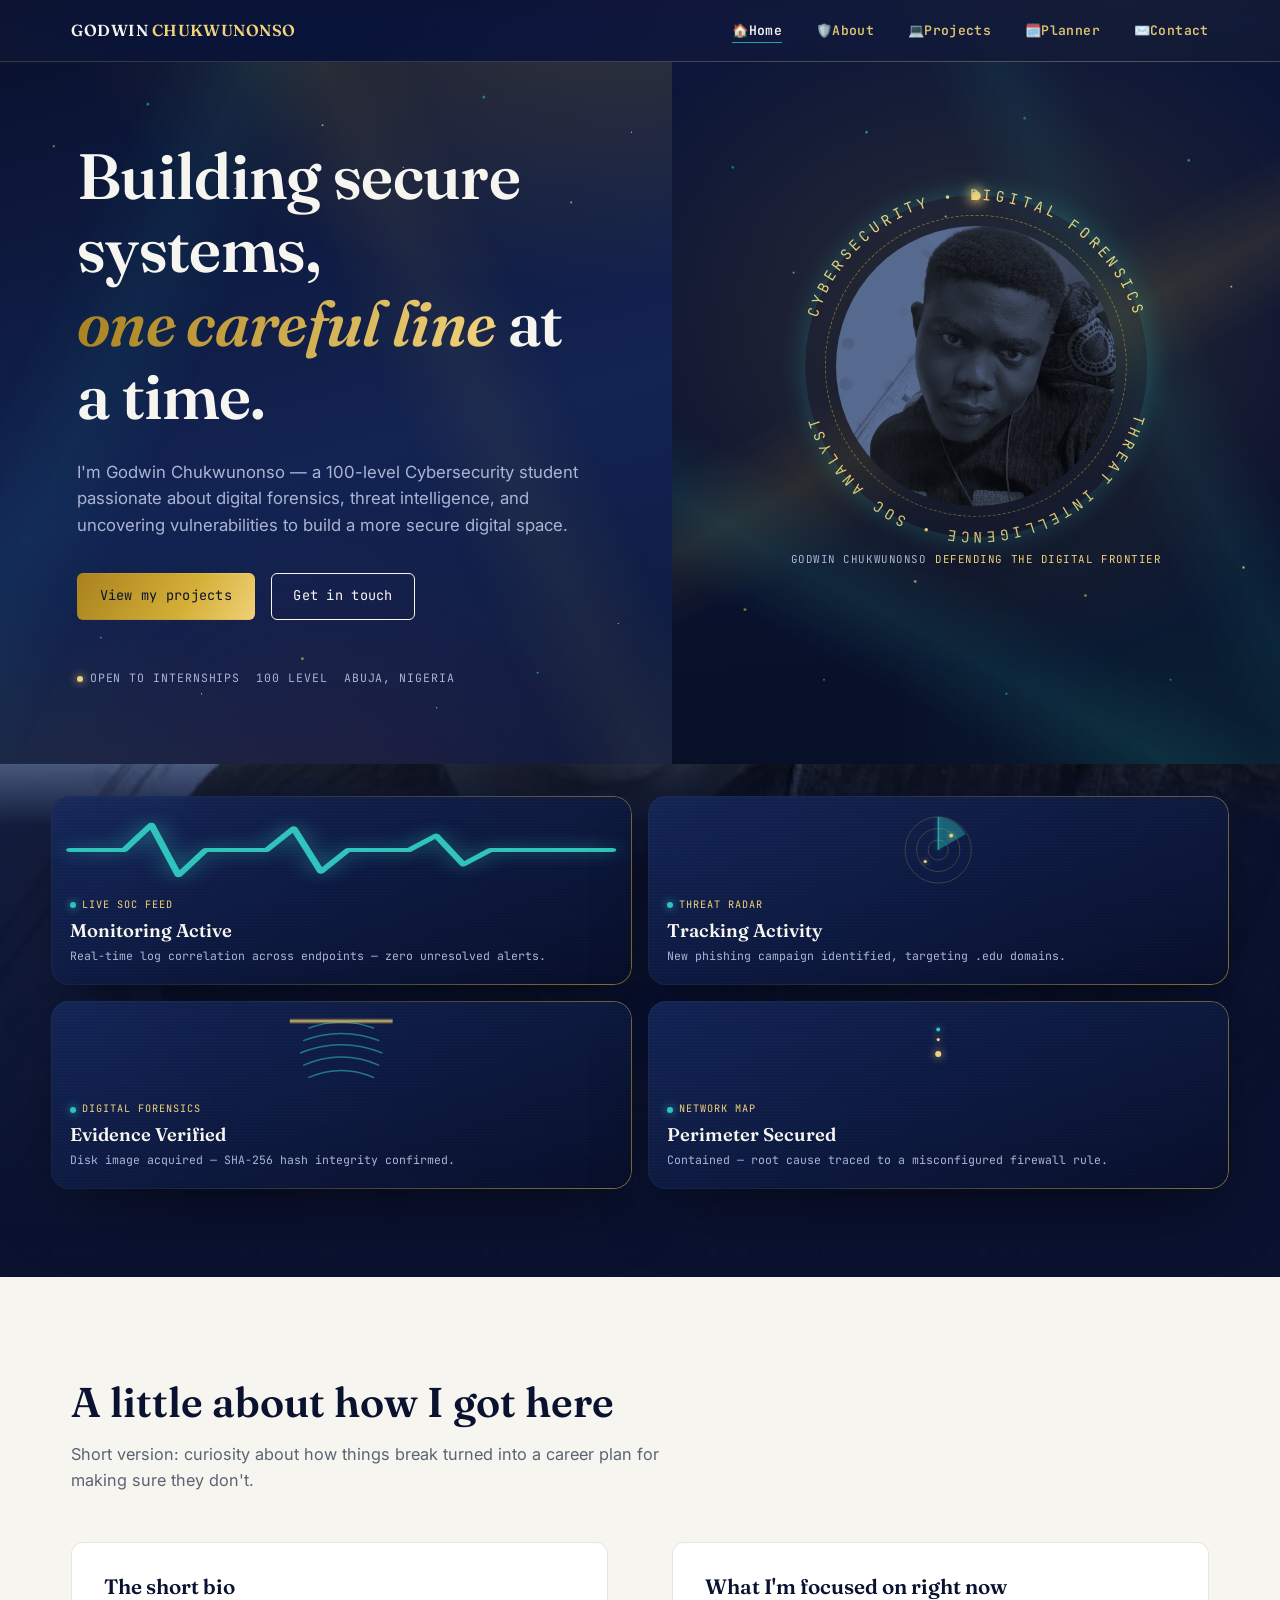
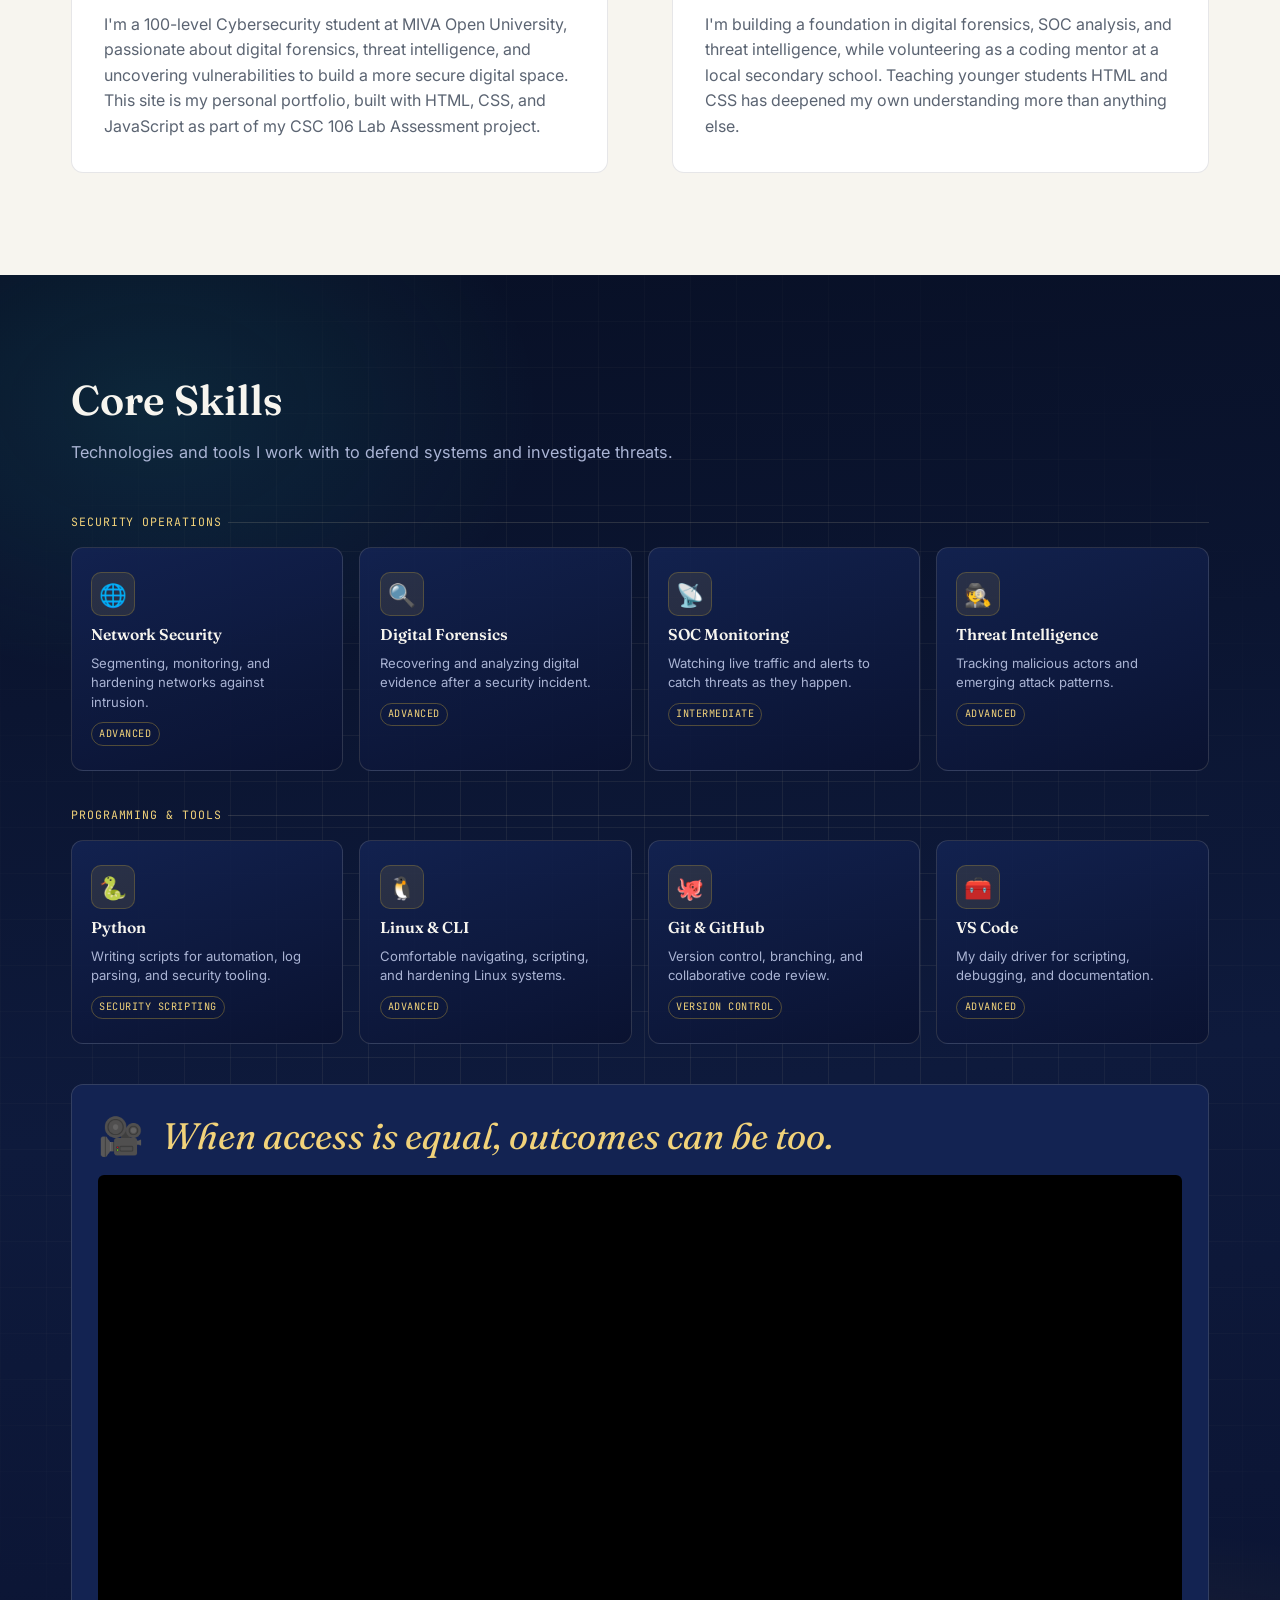
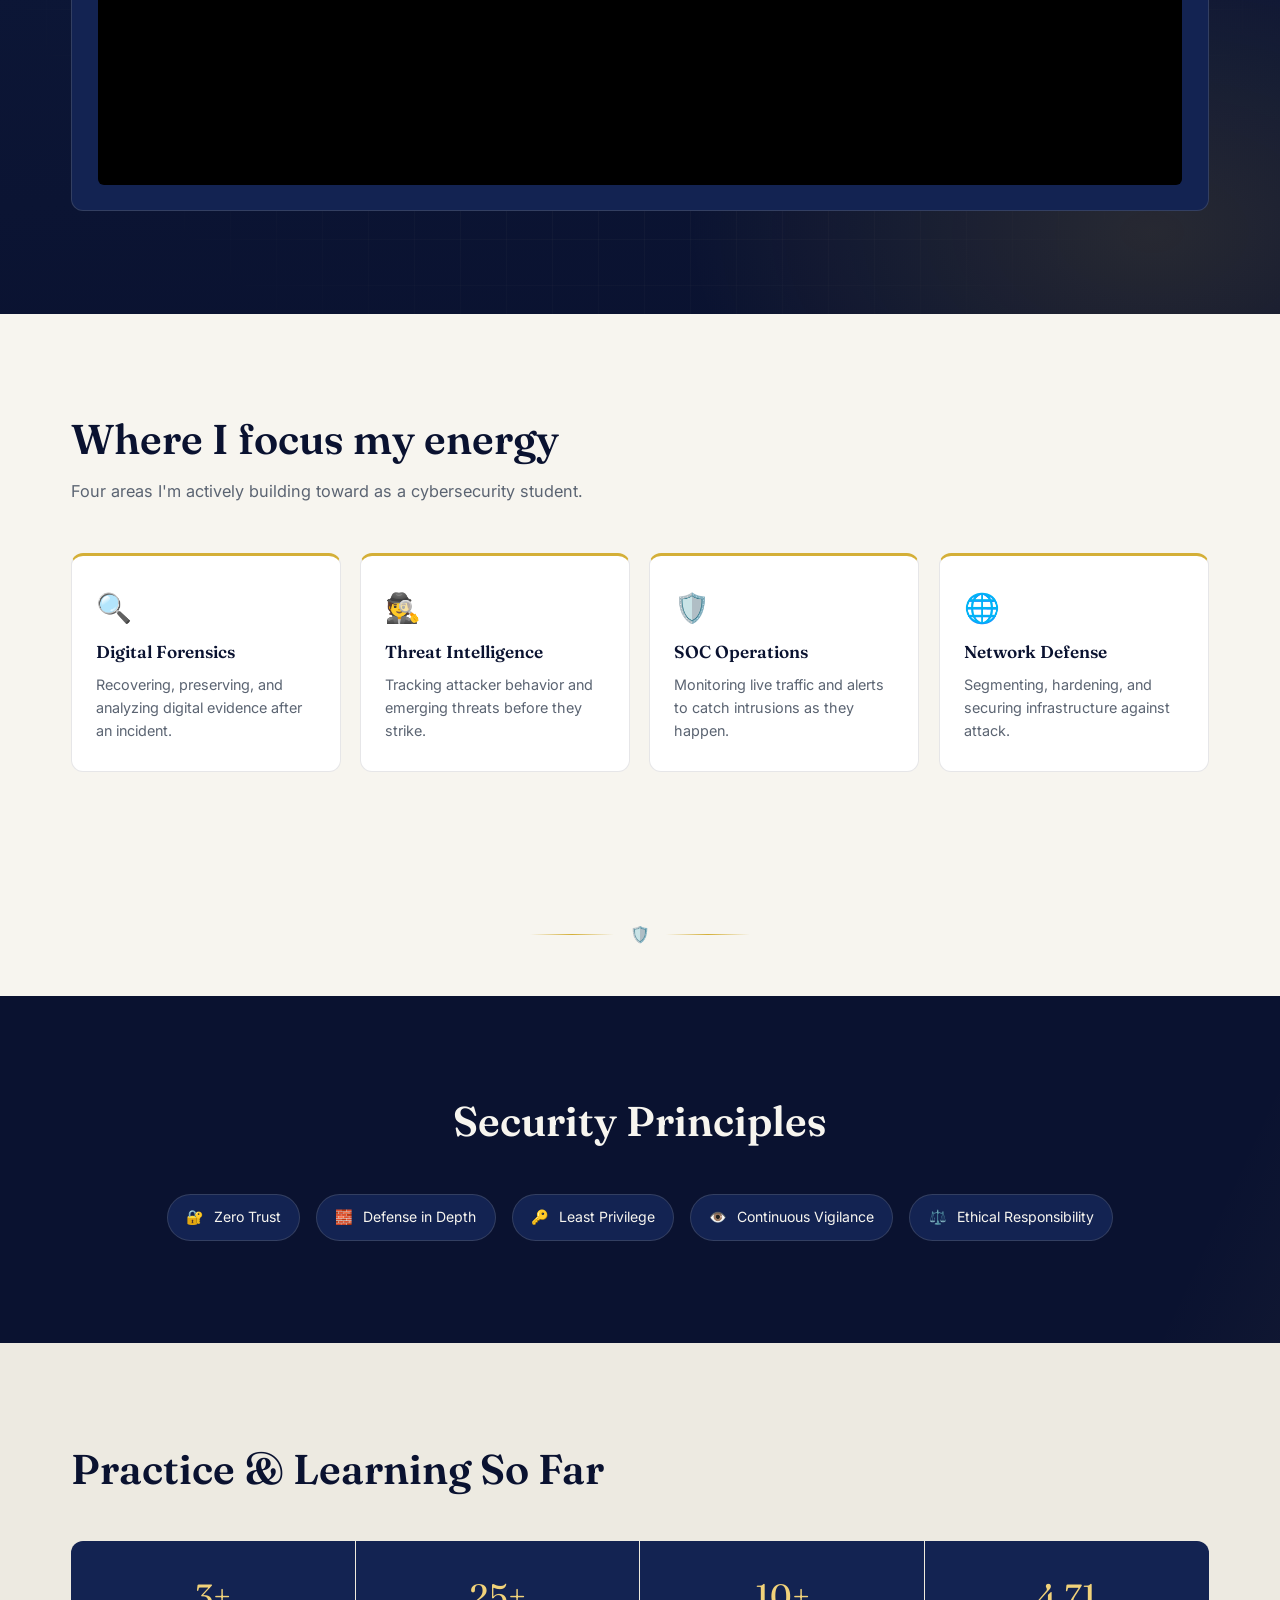
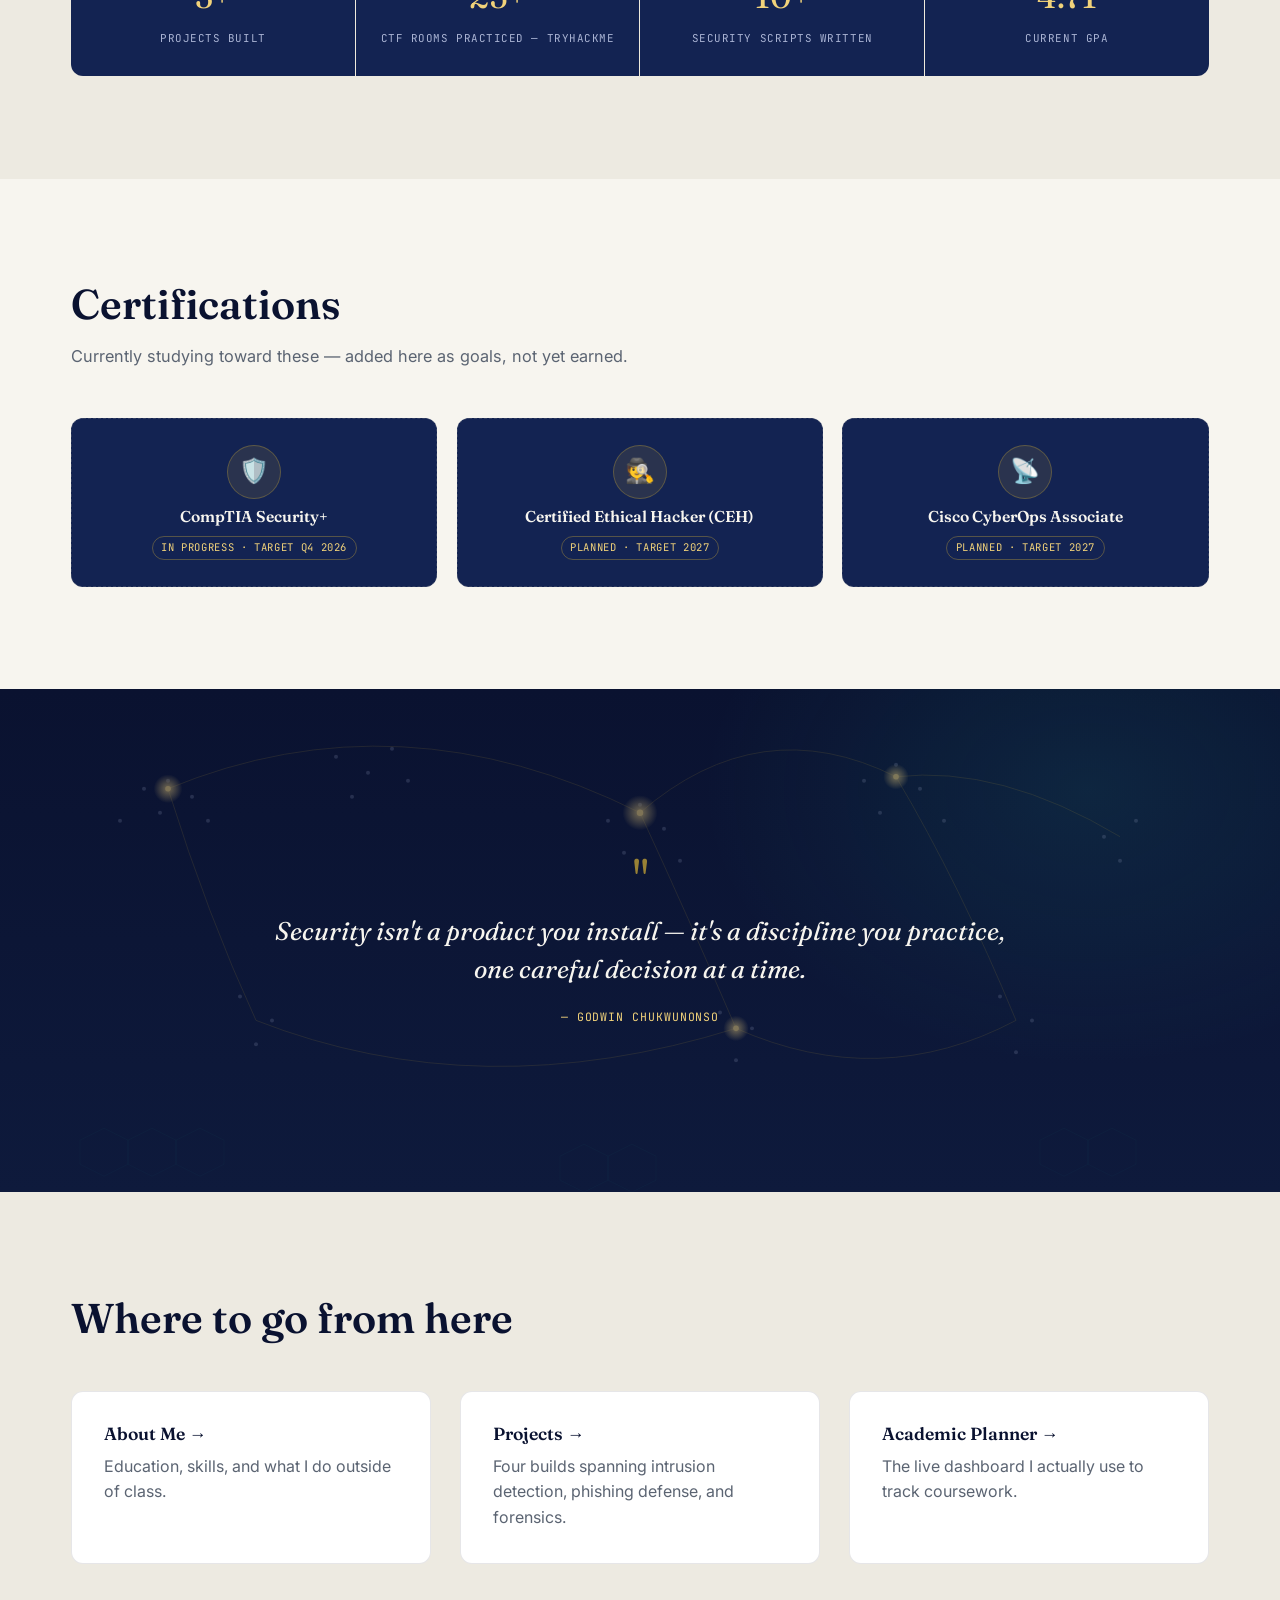
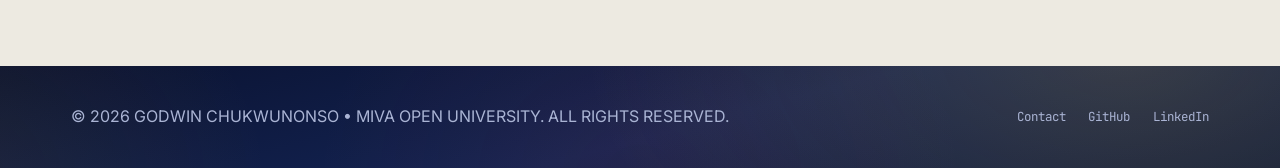
<file: index.html>
<!DOCTYPE html>
<html lang="en">
<head>
  <meta charset="UTF-8">
  <meta name="viewport" content="width=device-width, initial-scale=1.0">
  <title>GODWIN CHUKWUNONSO — Cybersecurity Student</title>
  <meta name="description" content="Portfolio and academic hub for GODWIN CHUKWUNONSO, Cybersecurity student at MIVA Open University.">
  <link rel="preconnect" href="https://fonts.googleapis.com">
  <link rel="stylesheet" href="css/style.css">
</head>
<body>

  <header class="site-nav">
    <div class="wrap nav-inner">
      <a href="index.html" class="nav-mark">GODWIN <span>CHUKWUNONSO</span></a>
      <nav aria-label="Primary">
        <ul class="nav-links">
          <li class="nav-drawer-header">
            <div class="nav-drawer-crest">
              <img src="images/prestige-logo.jpg" alt="Prestige mark">
            </div>
            <div class="nav-drawer-heading">
              <span class="nav-drawer-name">GODWIN CHUKWUNONSO</span>
              <span class="nav-drawer-tag">Cybersecurity Student</span>
            </div>
          </li>
          <li><a href="index.html"><span class="nav-icon">🏠</span><span class="nav-label">Home</span></a></li>
          <li><a href="about.html"><span class="nav-icon">🛡️</span><span class="nav-label">About</span></a></li>
          <li><a href="projects.html"><span class="nav-icon">💻</span><span class="nav-label">Projects</span></a></li>
          <li><a href="planner.html"><span class="nav-icon">🗓️</span><span class="nav-label">Planner</span></a></li>
          <li><a href="contact.html"><span class="nav-icon">✉️</span><span class="nav-label">Contact</span></a></li>
          <li class="nav-contact-card">
            <span class="nav-contact-icon">🛡️</span>
            <strong>Let's talk security</strong>
            <p>Open to internship opportunities, SOC/forensics collaboration, or a quick chat about a project. Reach out directly, anytime.</p>
            <a class="nav-contact-pill" href="https://wa.me/2348156060812" target="_blank" rel="noopener">
              <svg viewBox="0 0 24 24" width="16" height="16" fill="currentColor" aria-hidden="true"><path d="M17.6 6.32A8.86 8.86 0 0 0 12.02 4a8.94 8.94 0 0 0-7.75 13.4L3 21l3.72-1.24A8.94 8.94 0 0 0 12.02 21h.02a8.94 8.94 0 0 0 8.94-8.94 8.86 8.86 0 0 0-3.38-5.74zm-5.58 13.4h-.02a7.42 7.42 0 0 1-3.78-1.04l-.27-.16-2.24.74.75-2.18-.18-.28a7.44 7.44 0 1 1 13.84-3.86 7.44 7.44 0 0 1-8.1 6.78zm4.08-5.57c-.22-.11-1.31-.65-1.51-.72s-.35-.11-.5.11-.58.72-.71.87-.26.17-.48.06a6.1 6.1 0 0 1-1.8-1.11 6.75 6.75 0 0 1-1.24-1.55c-.13-.22 0-.34.1-.45s.22-.26.33-.39a1.5 1.5 0 0 0 .22-.37.4.4 0 0 0 0-.39c-.06-.11-.5-1.21-.69-1.66s-.37-.38-.5-.39-.28 0-.43 0a.83.83 0 0 0-.6.28 2.53 2.53 0 0 0-.79 1.88 4.4 4.4 0 0 0 .92 2.33 10.06 10.06 0 0 0 3.86 3.41c1.44.62 2 .67 2.44.62s1.31-.53 1.5-1.05.19-.96.13-1.05-.2-.15-.42-.26z"/></svg>
              +234 815 606 0812
            </a>
          </li>
        </ul>
      </nav>
      <button class="nav-toggle" aria-expanded="false" aria-label="Toggle navigation menu">
        <span></span>
      </button>
    </div>
  </header>

  <main>
    <!-- HERO: split-screen -->
    <section class="hero" style="background-image: url('images/Homepagebackground.jpg'); background-size: cover; background-position: center;">
      <div class="hero-copy">
        <span class="eyebrow" data-hero-item="1">100 Level · B.Sc. Cybersecurity · MIVA Open University</span>
        <h1 data-hero-item="2">Building secure systems,<br><em>one careful line</em> at a time.</h1>
        <p class="hero-lede" data-hero-item="3">I'm Godwin Chukwunonso — a 100-level Cybersecurity student passionate about digital forensics, threat intelligence, and uncovering vulnerabilities to build a more secure digital space.</p>
        <div class="hero-actions" data-hero-item="4">
          <a href="projects.html" class="btn btn-primary">View my projects</a>
          <a href="contact.html" class="btn btn-outline">Get in touch</a>
        </div>
        <div class="status-bar" data-hero-item="5" style="margin-top: 1.5rem;">
          <span><span class="dot"></span>OPEN TO INTERNSHIPS</span>
          <span>100 LEVEL</span>
          <span>ABUJA, NIGERIA</span>
        </div>
      </div>
      <div class="hero-visual">
        <div class="hero-visual-inner">
          <div class="hero-photo-ring">
            <svg class="ring-text-svg" viewBox="0 0 240 240" xmlns:xlink="http://www.w3.org/1999/xlink" aria-hidden="true">
              <defs>
                <path id="ringTextTop" d="M12,120 A108,108 0 0 1 228,120" />
                <path id="ringTextBottom" d="M228,120 A108,108 0 0 1 12,120" />
              </defs>
              <g>
                <text class="ring-text">
                  <textPath href="#ringTextTop" xlink:href="#ringTextTop" startOffset="50%" text-anchor="middle">CYBERSECURITY • DIGITAL FORENSICS</textPath>
                </text>
                <text class="ring-text">
                  <textPath href="#ringTextBottom" xlink:href="#ringTextBottom" startOffset="50%" text-anchor="middle">THREAT INTELLIGENCE • SOC ANALYST</textPath>
                </text>
              </g>
            </svg>
            <div class="orbit-ring-inner"></div>
            <div class="orbit-dot"></div>
            <div class="avatar-frame" data-hero-item="visual" data-tilt>
              <img src="images/Homepagebackground.jpg" alt="Godwin Chukwunonso — Cybersecurity student portrait">
            </div>
          </div>
          <div class="avatar-caption">
            <span>GODWIN CHUKWUNONSO</span>
            <span class="glow">DEFENDING THE DIGITAL FRONTIER</span>
          </div>
        </div>
      </div>

      <!-- HUD PANEL GROUP: on mobile these stack as a normal 2-col grid below the
           photo/text; on roomy desktop screens (see CSS media query) they switch
           to floating corner overlays instead. Same 4 panels either way. -->
      <div class="hero-hud-group">

        <div class="hero-hud hero-hud--top-left">
          <div class="hero-hud-visual">
            <svg class="hero-hud-svg" viewBox="0 0 160 40" preserveAspectRatio="none" aria-hidden="true">
              <polyline points="0,20 16,20 24,6 32,34 40,20 58,20 66,8 74,32 82,20 100,20 108,12 116,28 124,20 160,20" class="hw-wave-line"/>
            </svg>
          </div>
          <div class="hero-hud-label"><span class="hero-hud-dot"></span>Live SOC Feed</div>
          <h4 class="hero-hud-title">Monitoring Active</h4>
          <p class="hero-hud-text">Real-time log correlation across endpoints — zero unresolved alerts.</p>
        </div>

        <div class="hero-hud hero-hud--bottom-left">
          <div class="hero-hud-visual">
            <svg class="hero-hud-svg" viewBox="0 0 100 100" aria-hidden="true">
              <circle cx="50" cy="50" r="46" class="hw-radar-ring"/>
              <circle cx="50" cy="50" r="30" class="hw-radar-ring"/>
              <circle cx="50" cy="50" r="14" class="hw-radar-ring"/>
              <g class="hw-radar-sweep">
                <path d="M50,50 L50,4 A46,46 0 0,1 88,28 Z" class="hw-radar-sweep-fill"/>
                <line x1="50" y1="50" x2="50" y2="4" class="hw-radar-sweep-edge"/>
              </g>
              <circle cx="68" cy="30" r="2.6" class="hw-radar-blip"/>
              <circle cx="32" cy="66" r="2.2" class="hw-radar-blip hw-radar-blip--b"/>
            </svg>
          </div>
          <div class="hero-hud-label"><span class="hero-hud-dot"></span>Threat Radar</div>
          <h4 class="hero-hud-title">Tracking Activity</h4>
          <p class="hero-hud-text">New phishing campaign identified, targeting .edu domains.</p>
        </div>

        <div class="hero-hud hero-hud--top-right hero-hud--light">
          <div class="hero-hud-visual">
            <svg class="hero-hud-svg" viewBox="0 0 100 70" aria-hidden="true">
              <defs>
                <linearGradient id="hwScanGradient" x1="0" y1="0" x2="0" y2="1">
                  <stop offset="0%" stop-color="#D4AF37" stop-opacity="0"/>
                  <stop offset="50%" stop-color="#F1D27A" stop-opacity="0.85"/>
                  <stop offset="100%" stop-color="#D4AF37" stop-opacity="0"/>
                </linearGradient>
              </defs>
              <path d="M18,10 Q50,-2 82,10" class="hw-scan-arc"/>
              <path d="M13,22 Q50,8 87,22" class="hw-scan-arc"/>
              <path d="M10,34 Q50,18 90,34" class="hw-scan-arc"/>
              <path d="M13,46 Q50,30 87,46" class="hw-scan-arc"/>
              <path d="M18,58 Q50,44 82,58" class="hw-scan-arc"/>
              <rect x="0" y="0" width="100" height="6" class="hw-scan-beam"/>
            </svg>
          </div>
          <div class="hero-hud-label"><span class="hero-hud-dot"></span>Digital Forensics</div>
          <h4 class="hero-hud-title">Evidence Verified</h4>
          <p class="hero-hud-text">Disk image acquired — SHA-256 hash integrity confirmed.</p>
        </div>

        <div class="hero-hud hero-hud--bottom-right hero-hud--light">
          <div class="hero-hud-visual">
            <svg class="hero-hud-svg" viewBox="0 0 100 100" aria-hidden="true">
              <circle cx="50" cy="50" r="34" class="hw-orbit-path"/>
              <circle cx="50" cy="50" r="20" class="hw-orbit-path"/>
              <circle cx="50" cy="50" r="4.2" class="hw-orbit-core"/>
              <g class="hw-orbit-rotate">
                <circle cx="50" cy="16" r="2.8" class="hw-orbit-node"/>
              </g>
              <g class="hw-orbit-rotate hw-orbit-rotate--reverse">
                <circle cx="50" cy="30" r="2.2" class="hw-orbit-node hw-orbit-node--gold"/>
              </g>
            </svg>
          </div>
          <div class="hero-hud-label"><span class="hero-hud-dot"></span>Network Map</div>
          <h4 class="hero-hud-title">Perimeter Secured</h4>
          <p class="hero-hud-text">Contained — root cause traced to a misconfigured firewall rule.</p>
        </div>

      </div>

      <div class="scroll-cue"><span>SCROLL</span><span class="line"></span></div>
      <div class="hero-ticker">
        <div class="hero-ticker-track">
          <span>🛰️ <span class="glow">SOC STATUS:</span> MONITORING</span>
          <span>🔒 <span class="glow">ENCRYPTION:</span> AES-256</span>
          <span>🧬 <span class="glow">FOCUS:</span> DIGITAL FORENSICS</span>
          <span>🕵️ <span class="glow">FOCUS:</span> THREAT INTELLIGENCE</span>
          <span>📡 <span class="glow">NETWORK:</span> SECURED</span>
          <span>🎓 <span class="glow">MIVA OPEN UNIVERSITY</span> · 100 LEVEL</span>
          <!-- duplicate for seamless loop -->
          <span>🛰️ <span class="glow">SOC STATUS:</span> MONITORING</span>
          <span>🔒 <span class="glow">ENCRYPTION:</span> AES-256</span>
          <span>🧬 <span class="glow">FOCUS:</span> DIGITAL FORENSICS</span>
          <span>🕵️ <span class="glow">FOCUS:</span> THREAT INTELLIGENCE</span>
          <span>📡 <span class="glow">NETWORK:</span> SECURED</span>
          <span>🎓 <span class="glow">MIVA OPEN UNIVERSITY</span> · 100 LEVEL</span>
        </div>
      </div>
    </section>

    <!-- WELCOME / BIO -->
    <section class="section" data-reveal-group>
      <div class="wrap">
        <div class="section-head" data-reveal>
          <span class="eyebrow">Welcome</span>
          <h2>A little about how I got here</h2>
          <p>Short version: curiosity about how things break turned into a career plan for making sure they don't.</p>
        </div>

        <div class="grid-2">
          <div class="bio-card" data-reveal>
            <h3 style="font-size:1.3rem; margin-bottom: 0.8rem;">The short bio</h3>
            <p style="color: var(--slate);">I'm a 100-level Cybersecurity student at MIVA Open University, passionate about digital forensics, threat intelligence, and uncovering vulnerabilities to build a more secure digital space. This site is my personal portfolio, built with HTML, CSS, and JavaScript as part of my CSC 106 Lab Assessment project.</p>
          </div>
          <div class="bio-card" data-reveal>
            <h3 style="font-size:1.3rem; margin-bottom: 0.8rem;">What I'm focused on right now</h3>
            <p style="color: var(--slate);">I'm building a foundation in digital forensics, SOC analysis, and threat intelligence, while volunteering as a coding mentor at a local secondary school. Teaching younger students HTML and CSS has deepened my own understanding more than anything else.</p>
          </div>
        </div>
      </div>
    </section>

    <!-- CORE SKILLS -->
    <section class="section section--skills" data-reveal-group>
      <div class="wrap">
        <div class="section-head" data-reveal>
          <span class="eyebrow">What I Know</span>
          <h2>Core Skills</h2>
          <p>Technologies and tools I work with to defend systems and investigate threats.</p>
        </div>

        <div class="skill-category" data-reveal>
          <div class="skill-category-label">Security Operations</div>
          <div class="skill-tile-grid">
            <div class="skill-tile">
              <div class="skill-tile-top"><span class="skill-tile-icon">🌐</span></div>
              <h4>Network Security</h4>
              <p>Segmenting, monitoring, and hardening networks against intrusion.</p>
              <span class="skill-level">Advanced</span>
            </div>
            <div class="skill-tile">
              <div class="skill-tile-top"><span class="skill-tile-icon">🔍</span></div>
              <h4>Digital Forensics</h4>
              <p>Recovering and analyzing digital evidence after a security incident.</p>
              <span class="skill-level">Advanced</span>
            </div>
            <div class="skill-tile">
              <div class="skill-tile-top"><span class="skill-tile-icon">📡</span></div>
              <h4>SOC Monitoring</h4>
              <p>Watching live traffic and alerts to catch threats as they happen.</p>
              <span class="skill-level">Intermediate</span>
            </div>
            <div class="skill-tile">
              <div class="skill-tile-top"><span class="skill-tile-icon">🕵️</span></div>
              <h4>Threat Intelligence</h4>
              <p>Tracking malicious actors and emerging attack patterns.</p>
              <span class="skill-level">Advanced</span>
            </div>
          </div>
        </div>

        <div class="skill-category" data-reveal>
          <div class="skill-category-label">Programming &amp; Tools</div>
          <div class="skill-tile-grid">
            <div class="skill-tile">
              <div class="skill-tile-top"><span class="skill-tile-icon">🐍</span></div>
              <h4>Python</h4>
              <p>Writing scripts for automation, log parsing, and security tooling.</p>
              <span class="skill-level">Security Scripting</span>
            </div>
            <div class="skill-tile">
              <div class="skill-tile-top"><span class="skill-tile-icon">🐧</span></div>
              <h4>Linux &amp; CLI</h4>
              <p>Comfortable navigating, scripting, and hardening Linux systems.</p>
              <span class="skill-level">Advanced</span>
            </div>
            <div class="skill-tile">
              <div class="skill-tile-top"><span class="skill-tile-icon">🐙</span></div>
              <h4>Git &amp; GitHub</h4>
              <p>Version control, branching, and collaborative code review.</p>
              <span class="skill-level">Version Control</span>
            </div>
            <div class="skill-tile">
              <div class="skill-tile-top"><span class="skill-tile-icon">🧰</span></div>
              <h4>VS Code</h4>
              <p>My daily driver for scripting, debugging, and documentation.</p>
              <span class="skill-level">Advanced</span>
            </div>
          </div>
        </div>

        <div class="audio-block" data-reveal style="margin-top: 2.5rem;">
          <div class="audio-block-label">🎥 <em>When access is equal, outcomes can be too.</em></div>
          <div class="video-embed">
            <iframe
              src="https://www.youtube.com/embed/VLbDBEyIaO4"
              title="Godwin Chukwunonso — Video Introduction"
              style="width:100%; aspect-ratio:16/9; height:auto; border:0;"
              allow="accelerometer; autoplay; clipboard-write; encrypted-media; gyroscope; picture-in-picture; web-share"
              allowfullscreen
              loading="lazy">
            </iframe>
          </div>
        </div>
      </div>
    </section>

    <!-- CORE EXPERTISE -->
    <section class="section" data-reveal-group>
      <div class="wrap">
        <div class="section-head" data-reveal>
          <span class="eyebrow">Core Expertise</span>
          <h2>Where I focus my energy</h2>
          <p>Four areas I'm actively building toward as a cybersecurity student.</p>
        </div>
        <div class="pillar-grid" data-reveal>
          <div class="pillar-card" data-tilt>
            <span class="pillar-icon">🔍</span>
            <h3>Digital Forensics</h3>
            <p>Recovering, preserving, and analyzing digital evidence after an incident.</p>
          </div>
          <div class="pillar-card" data-tilt>
            <span class="pillar-icon">🕵️</span>
            <h3>Threat Intelligence</h3>
            <p>Tracking attacker behavior and emerging threats before they strike.</p>
          </div>
          <div class="pillar-card" data-tilt>
            <span class="pillar-icon">🛡️</span>
            <h3>SOC Operations</h3>
            <p>Monitoring live traffic and alerts to catch intrusions as they happen.</p>
          </div>
          <div class="pillar-card" data-tilt>
            <span class="pillar-icon">🌐</span>
            <h3>Network Defense</h3>
            <p>Segmenting, hardening, and securing infrastructure against attack.</p>
          </div>
        </div>
      </div>
    </section>

    <div class="wrap"><div class="divider"><span class="line"></span><span class="glyph">🛡️</span><span class="line"></span></div></div>

    <!-- SECURITY PRINCIPLES -->
    <section class="section section--ink" data-reveal-group>
      <div class="wrap">
        <div class="section-head" data-reveal style="text-align:center; align-items:center; margin-inline:auto;">
          <span class="eyebrow">What Guides Me</span>
          <h2>Security Principles</h2>
        </div>
        <div class="principle-row" data-reveal>
          <div class="principle-chip"><span class="principle-icon">🔐</span>Zero Trust</div>
          <div class="principle-chip"><span class="principle-icon">🧱</span>Defense in Depth</div>
          <div class="principle-chip"><span class="principle-icon">🔑</span>Least Privilege</div>
          <div class="principle-chip"><span class="principle-icon">👁️</span>Continuous Vigilance</div>
          <div class="principle-chip"><span class="principle-icon">⚖️</span>Ethical Responsibility</div>
        </div>
      </div>
    </section>

    <!-- SECURITY METRICS -->
    <section class="section section--dim" data-reveal-group>
      <div class="wrap">
        <div class="section-head" data-reveal>
          <span class="eyebrow">By The Numbers</span>
          <h2>Practice &amp; Learning So Far</h2>
        </div>
        <div class="stat-strip" data-reveal>
          <div class="stat-strip-cell"><div class="num">3+</div><div class="label">Projects Built</div></div>
          <div class="stat-strip-cell"><div class="num">25+</div><div class="label">CTF Rooms Practiced — TryHackMe</div></div>
          <div class="stat-strip-cell"><div class="num">10+</div><div class="label">Security Scripts Written</div></div>
          <div class="stat-strip-cell"><div class="num">4.71</div><div class="label">Current GPA</div></div>
        </div>
      </div>
    </section>

    <!-- CERTIFICATIONS (placeholder / in progress) -->
    <section class="section" data-reveal-group>
      <div class="wrap">
        <div class="section-head" data-reveal>
          <span class="eyebrow">Credentials</span>
          <h2>Certifications</h2>
          <p>Currently studying toward these — added here as goals, not yet earned.</p>
        </div>
        <div class="cert-grid" data-reveal>
          <div class="cert-badge">
            <span class="cert-icon">🛡️</span>
            <h4>CompTIA Security+</h4>
            <span class="cert-status">In Progress · Target Q4 2026</span>
          </div>
          <div class="cert-badge">
            <span class="cert-icon">🕵️</span>
            <h4>Certified Ethical Hacker (CEH)</h4>
            <span class="cert-status">Planned · Target 2027</span>
          </div>
          <div class="cert-badge">
            <span class="cert-icon">📡</span>
            <h4>Cisco CyberOps Associate</h4>
            <span class="cert-status">Planned · Target 2027</span>
          </div>
        </div>
      </div>
    </section>

    <!-- GLOBAL THREAT LANDSCAPE (decorative network section) -->
    <section class="section section--network" data-reveal-group>
      <div class="wrap">
        <div class="quote-banner" data-reveal>
          <span class="quote-mark">"</span>
          <p>Security isn't a product you install — it's a discipline you practice, one careful decision at a time.</p>
          <cite>— Godwin Chukwunonso</cite>
        </div>
      </div>
    </section>

    <!-- QUICK LINKS -->
    <section class="section section--dim" data-reveal-group>
      <div class="wrap">
        <div class="section-head" data-reveal>
          <span class="eyebrow">Explore</span>
          <h2>Where to go from here</h2>
        </div>
        <div class="grid-3">
          <a class="bio-card" href="about.html" data-reveal>
            <h3 style="font-size:1.1rem;">About Me →</h3>
            <p style="color: var(--slate); margin-top:0.6rem;">Education, skills, and what I do outside of class.</p>
          </a>
          <a class="bio-card" href="projects.html" data-reveal>
            <h3 style="font-size:1.1rem;">Projects →</h3>
            <p style="color: var(--slate); margin-top:0.6rem;">Four builds spanning intrusion detection, phishing defense, and forensics.</p>
          </a>
          <a class="bio-card" href="planner.html" data-reveal>
            <h3 style="font-size:1.1rem;">Academic Planner →</h3>
            <p style="color: var(--slate); margin-top:0.6rem;">The live dashboard I actually use to track coursework.</p>
          </a>
        </div>
      </div>
    </section>
  </main>

  <footer class="site-footer">
    <div class="wrap footer-inner">
      <span>© <span data-year></span> GODWIN CHUKWUNONSO • MIVA OPEN UNIVERSITY. ALL RIGHTS RESERVED.</span>
      <div class="footer-links">
        <a href="contact.html">Contact</a>
        <a href="https://github.com/FRANCISCO-TMM" target="_blank" rel="noopener">GitHub</a>
        <a href="https://www.linkedin.com/in/chukwunonso-godwin-7482163b1" target="_blank" rel="noopener">LinkedIn</a>
      </div>
    </div>
  </footer>

  <script src="js/main.js"></script>
</body>
</html>
</file>
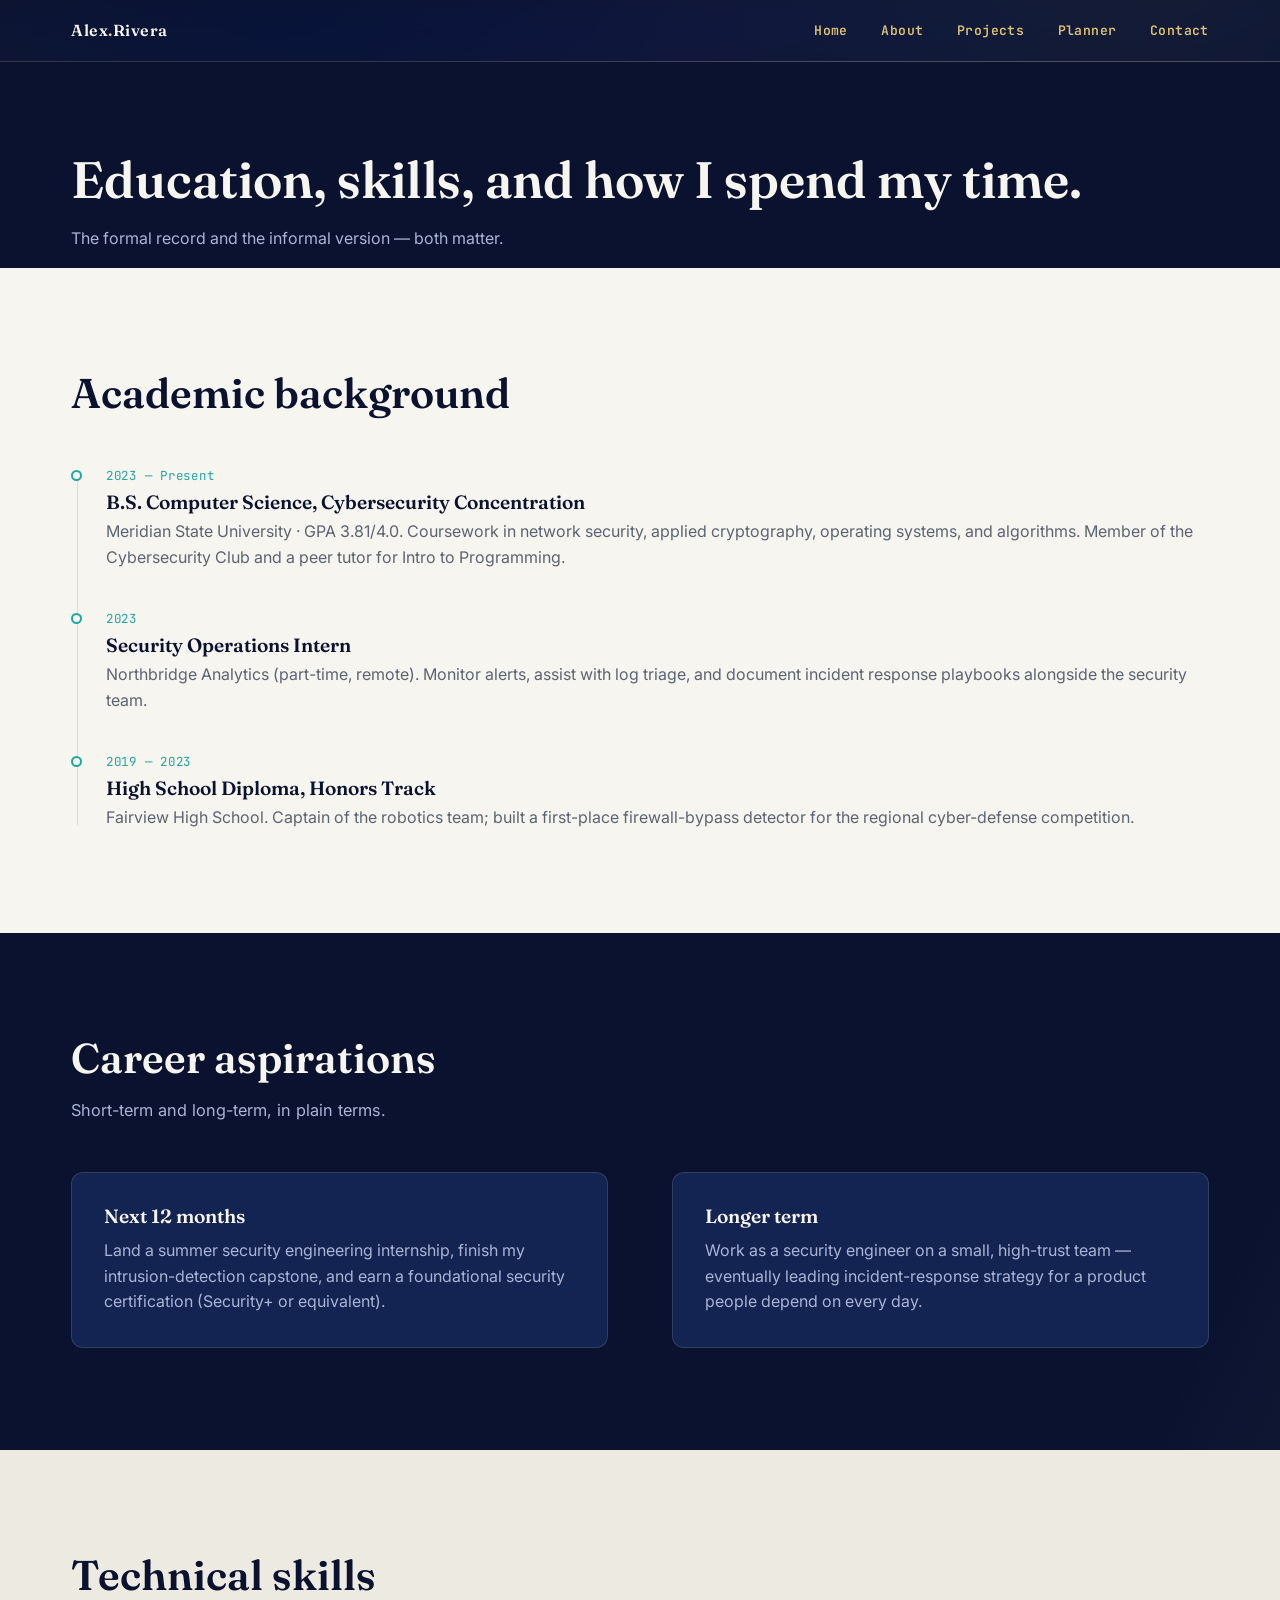
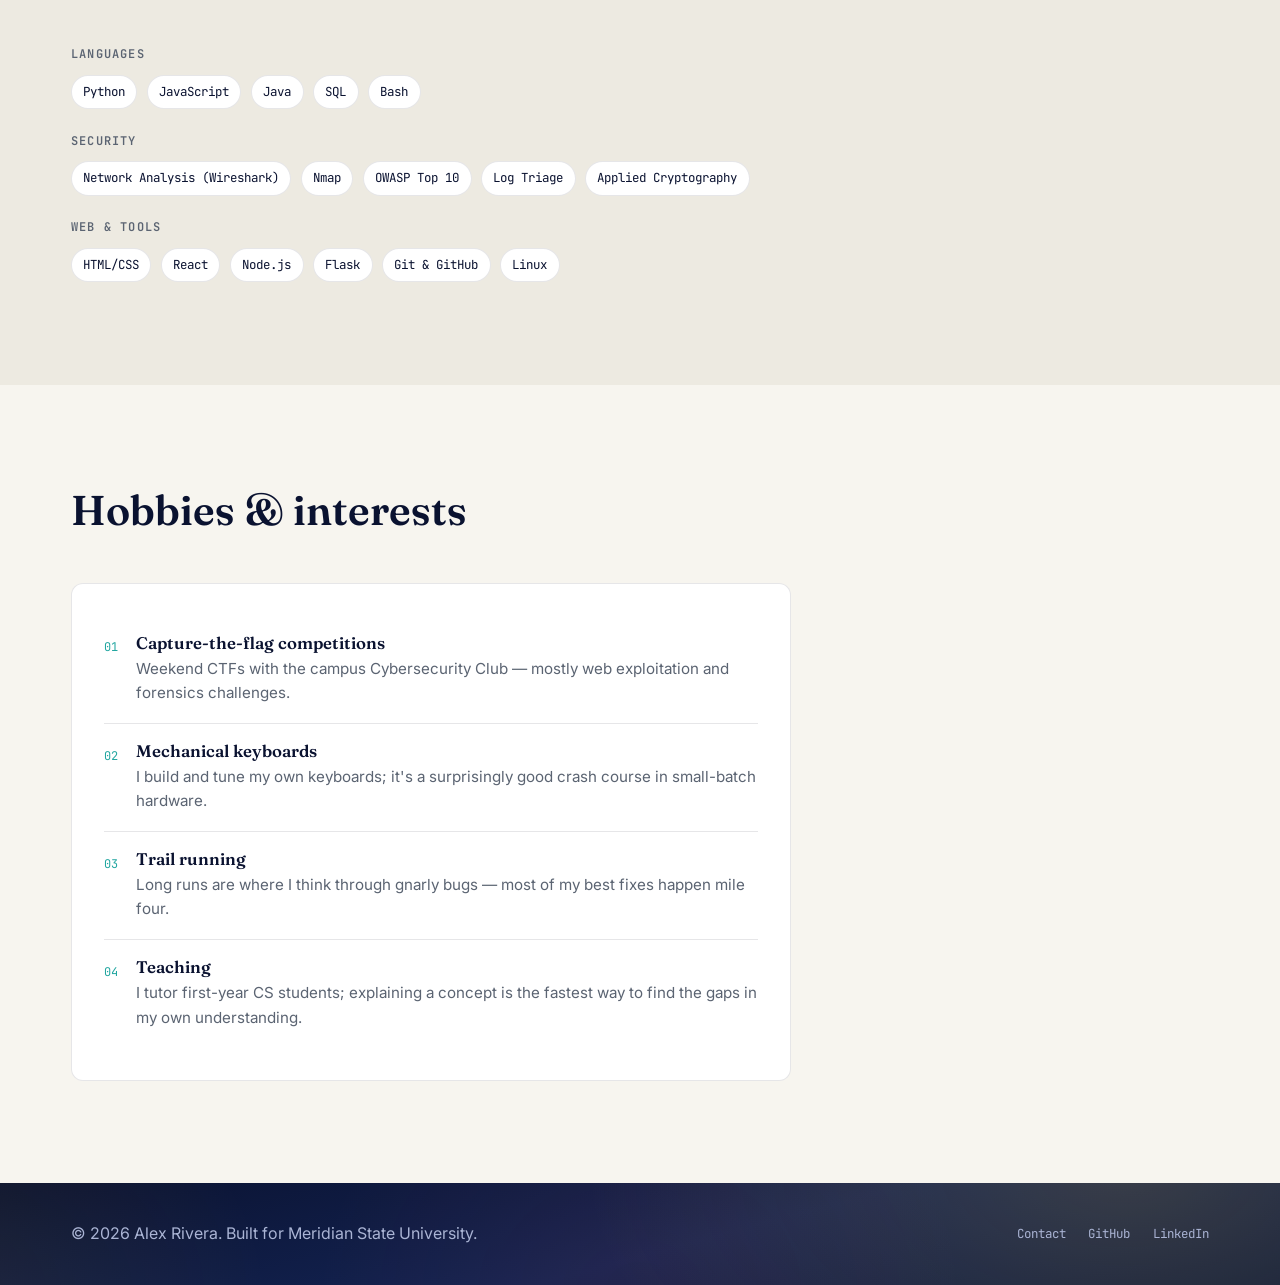
<file: About.html>
<!DOCTYPE html>
<html lang="en">
<head>
  <meta charset="UTF-8">
  <meta name="viewport" content="width=device-width, initial-scale=1.0">
  <title>About Me — Alex Rivera</title>
  <meta name="description" content="Education, technical skills, career aspirations, and interests of Alex Rivera.">
  <link rel="stylesheet" href="css/style.css">
</head>
<body>

  <header class="site-nav">
    <div class="wrap nav-inner">
      <a href="index.html" class="nav-mark">Alex<span>.</span>Rivera</a>
      <nav aria-label="Primary">
        <ul class="nav-links">
          <li><a href="index.html">Home</a></li>
          <li><a href="about.html">About</a></li>
          <li><a href="projects.html">Projects</a></li>
          <li><a href="planner.html">Planner</a></li>
          <li><a href="contact.html">Contact</a></li>
        </ul>
      </nav>
      <button class="nav-toggle" aria-expanded="false" aria-label="Toggle navigation menu">
        <span></span>
      </button>
    </div>
  </header>

  <main>
    <section class="page-intro">
      <div class="wrap">
        <span class="eyebrow">About</span>
        <h1>Education, skills, and how I spend my time.</h1>
        <p>The formal record and the informal version — both matter.</p>
      </div>
    </section>

    <!-- EDUCATION TIMELINE -->
    <section class="section" data-reveal-group>
      <div class="wrap">
        <div class="section-head" data-reveal>
          <span class="eyebrow">Education</span>
          <h2>Academic background</h2>
        </div>
        <div class="timeline">
          <div class="timeline-item" data-reveal>
            <div class="timeline-year">2023 — Present</div>
            <h3>B.S. Computer Science, Cybersecurity Concentration</h3>
            <p>Meridian State University · GPA 3.81/4.0. Coursework in network security, applied cryptography, operating systems, and algorithms. Member of the Cybersecurity Club and a peer tutor for Intro to Programming.</p>
          </div>
          <div class="timeline-item" data-reveal>
            <div class="timeline-year">2023</div>
            <h3>Security Operations Intern</h3>
            <p>Northbridge Analytics (part-time, remote). Monitor alerts, assist with log triage, and document incident response playbooks alongside the security team.</p>
          </div>
          <div class="timeline-item" data-reveal>
            <div class="timeline-year">2019 — 2023</div>
            <h3>High School Diploma, Honors Track</h3>
            <p>Fairview High School. Captain of the robotics team; built a first-place firewall-bypass detector for the regional cyber-defense competition.</p>
          </div>
        </div>
      </div>
    </section>

    <!-- CAREER ASPIRATIONS -->
    <section class="section section--ink" data-reveal-group>
      <div class="wrap">
        <div class="section-head" data-reveal>
          <span class="eyebrow">Looking ahead</span>
          <h2>Career aspirations</h2>
          <p>Short-term and long-term, in plain terms.</p>
        </div>
        <div class="grid-2">
          <div class="bio-card" style="background: var(--ink-soft); border-color: var(--ink-line);" data-reveal>
            <h3 style="font-size:1.2rem; margin-bottom:0.7rem; color: var(--paper);">Next 12 months</h3>
            <p style="color: var(--mist);">Land a summer security engineering internship, finish my intrusion-detection capstone, and earn a foundational security certification (Security+ or equivalent).</p>
          </div>
          <div class="bio-card" style="background: var(--ink-soft); border-color: var(--ink-line);" data-reveal>
            <h3 style="font-size:1.2rem; margin-bottom:0.7rem; color: var(--paper);">Longer term</h3>
            <p style="color: var(--mist);">Work as a security engineer on a small, high-trust team — eventually leading incident-response strategy for a product people depend on every day.</p>
          </div>
        </div>
      </div>
    </section>

    <!-- SKILLS -->
    <section class="section section--dim" data-reveal-group>
      <div class="wrap">
        <div class="section-head" data-reveal>
          <span class="eyebrow">Toolkit</span>
          <h2>Technical skills</h2>
        </div>
        <div class="tag-group" data-reveal>
          <div class="tag-cat">
            <h4>Languages</h4>
            <div class="tags">
              <span class="tag">Python</span>
              <span class="tag">JavaScript</span>
              <span class="tag">Java</span>
              <span class="tag">SQL</span>
              <span class="tag">Bash</span>
            </div>
          </div>
          <div class="tag-cat">
            <h4>Security</h4>
            <div class="tags">
              <span class="tag">Network Analysis (Wireshark)</span>
              <span class="tag">Nmap</span>
              <span class="tag">OWASP Top 10</span>
              <span class="tag">Log Triage</span>
              <span class="tag">Applied Cryptography</span>
            </div>
          </div>
          <div class="tag-cat">
            <h4>Web &amp; Tools</h4>
            <div class="tags">
              <span class="tag">HTML/CSS</span>
              <span class="tag">React</span>
              <span class="tag">Node.js</span>
              <span class="tag">Flask</span>
              <span class="tag">Git &amp; GitHub</span>
              <span class="tag">Linux</span>
            </div>
          </div>
        </div>
      </div>
    </section>

    <!-- HOBBIES -->
    <section class="section" data-reveal-group>
      <div class="wrap">
        <div class="section-head" data-reveal>
          <span class="eyebrow">Off the clock</span>
          <h2>Hobbies &amp; interests</h2>
        </div>
        <div class="bio-card" data-reveal style="max-width: 720px;">
          <div class="hobby-row">
            <span class="hobby-icon">01</span>
            <div>
              <h4>Capture-the-flag competitions</h4>
              <p>Weekend CTFs with the campus Cybersecurity Club — mostly web exploitation and forensics challenges.</p>
            </div>
          </div>
          <div class="hobby-row">
            <span class="hobby-icon">02</span>
            <div>
              <h4>Mechanical keyboards</h4>
              <p>I build and tune my own keyboards; it's a surprisingly good crash course in small-batch hardware.</p>
            </div>
          </div>
          <div class="hobby-row">
            <span class="hobby-icon">03</span>
            <div>
              <h4>Trail running</h4>
              <p>Long runs are where I think through gnarly bugs — most of my best fixes happen mile four.</p>
            </div>
          </div>
          <div class="hobby-row">
            <span class="hobby-icon">04</span>
            <div>
              <h4>Teaching</h4>
              <p>I tutor first-year CS students; explaining a concept is the fastest way to find the gaps in my own understanding.</p>
            </div>
          </div>
        </div>
      </div>
    </section>
  </main>

  <footer class="site-footer">
    <div class="wrap footer-inner">
      <span>© <span data-year></span> Alex Rivera. Built for Meridian State University.</span>
      <div class="footer-links">
        <a href="contact.html">Contact</a>
        <a href="https://github.com" target="_blank" rel="noopener">GitHub</a>
        <a href="https://linkedin.com" target="_blank" rel="noopener">LinkedIn</a>
      </div>
    </div>
  </footer>

  <script src="js/main.js"></script>
</body>
</html>
</file>
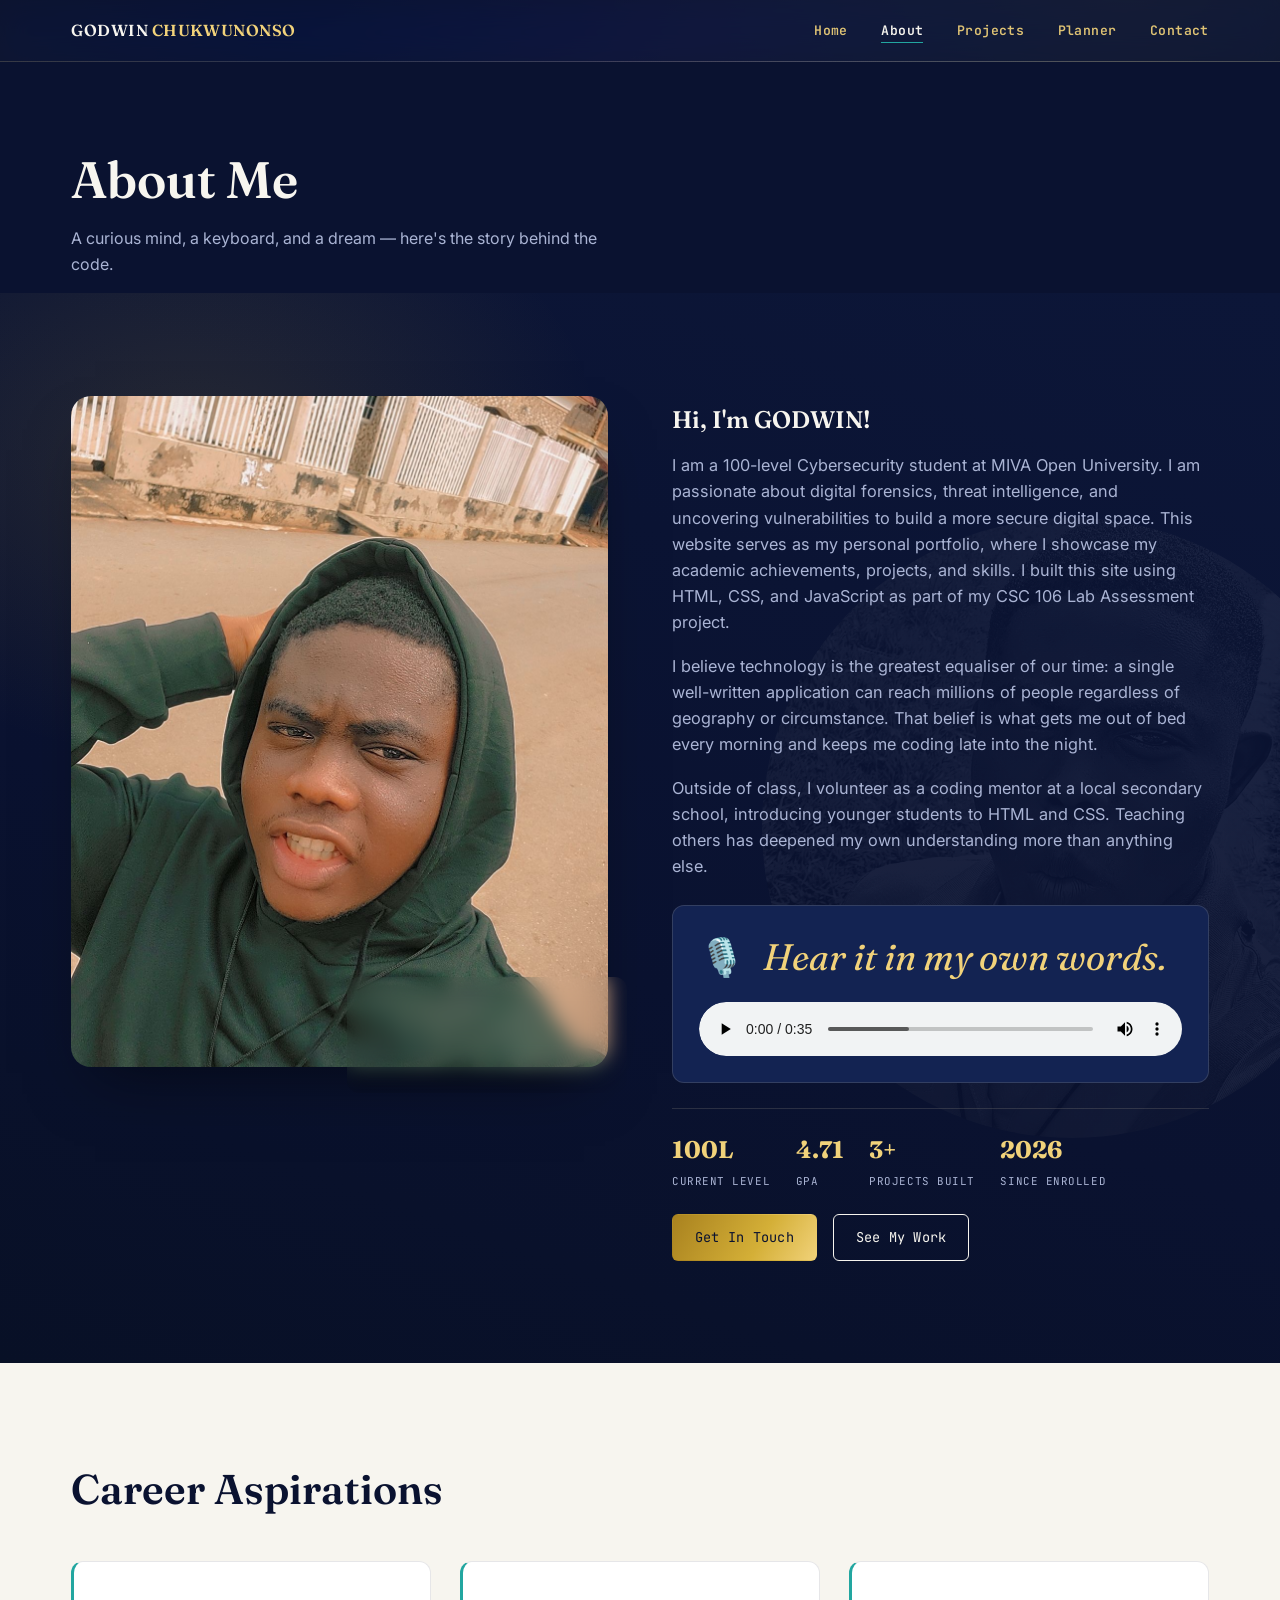
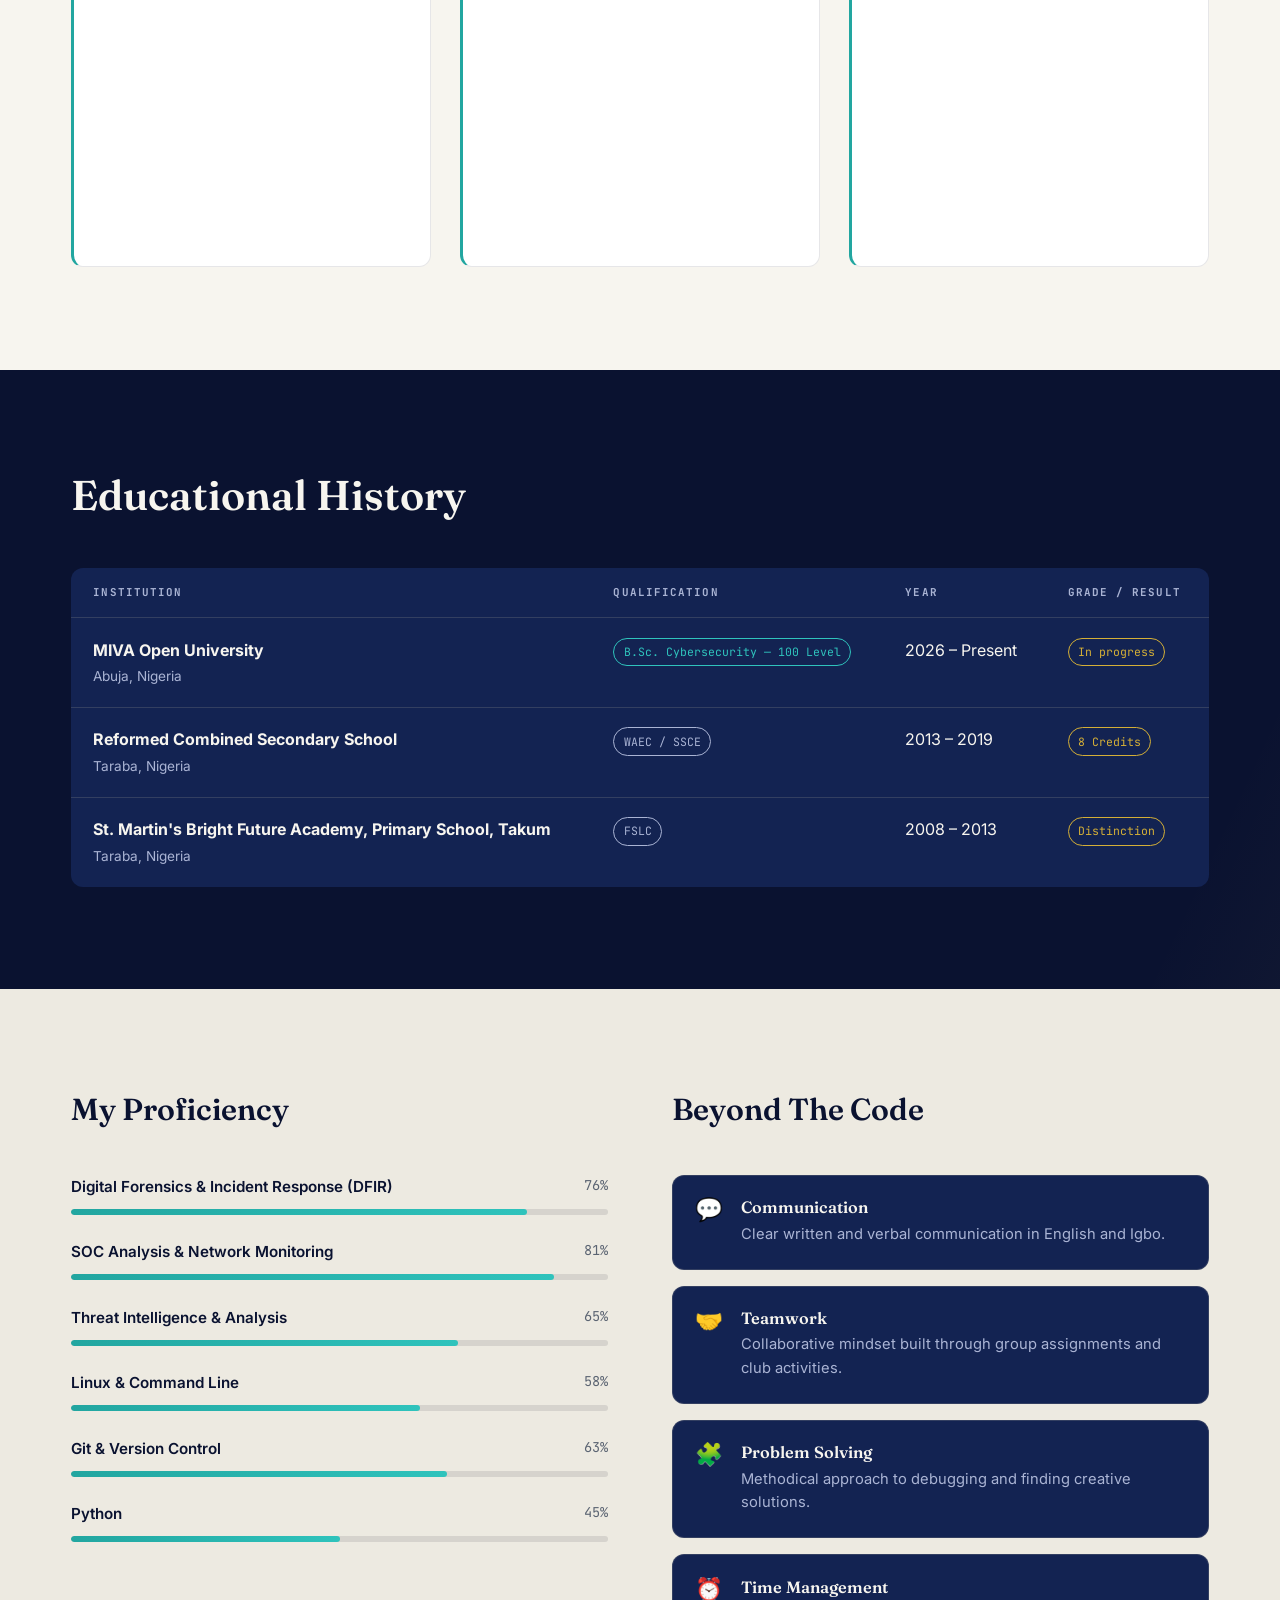
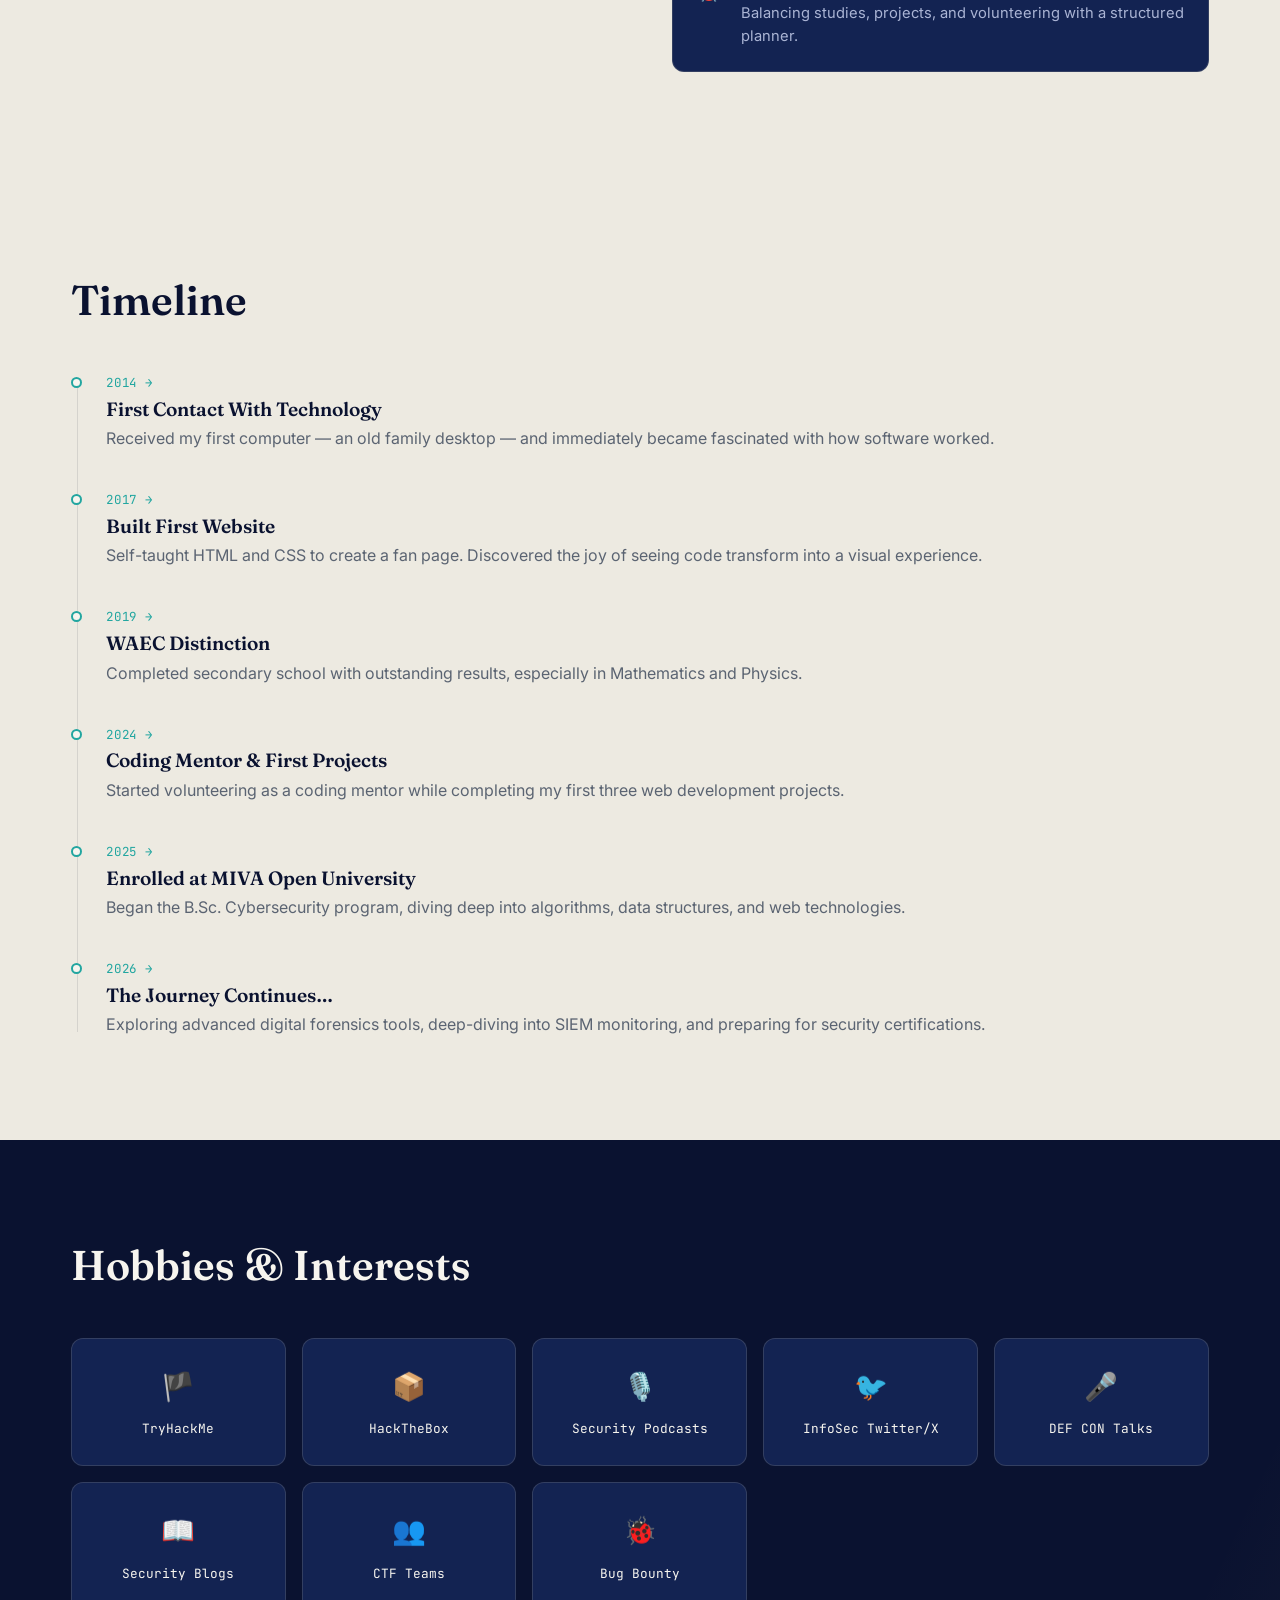
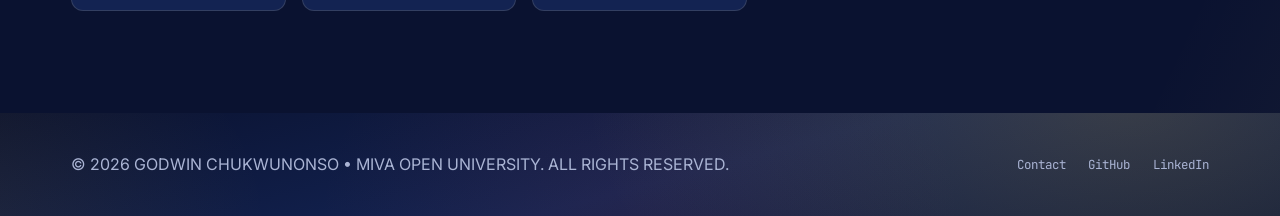
<file: about.html>
<!DOCTYPE html>
<html lang="en">
<head>
  <meta charset="UTF-8">
  <meta name="viewport" content="width=device-width, initial-scale=1.0">
  <title>About Me — Godwin Chukwunonso</title>
  <meta name="description" content="Education, technical skills, career aspirations, and interests of Godwin Chukwunonso, Cybersecurity student at MIVA Open University.">
  <link rel="stylesheet" href="css/style.css">
</head>
<body>

  <header class="site-nav">
    <div class="wrap nav-inner">
      <a href="index.html" class="nav-mark">GODWIN <span>CHUKWUNONSO</span></a>
      <nav aria-label="Primary">
        <ul class="nav-links">
          <li><a href="index.html">Home</a></li>
          <li><a href="about.html">About</a></li>
          <li><a href="projects.html">Projects</a></li>
          <li><a href="planner.html">Planner</a></li>
          <li><a href="contact.html">Contact</a></li>
        </ul>
      </nav>
      <button class="nav-toggle" aria-expanded="false" aria-label="Toggle navigation menu">
        <span></span>
      </button>
    </div>
  </header>

  <main>
    <section class="page-intro">
      <div class="wrap">
        <span class="eyebrow">Get To Know Me</span>
        <h1>About Me</h1>
        <p>A curious mind, a keyboard, and a dream — here's the story behind the code.</p>
      </div>
    </section>

    <!-- BIOGRAPHY -->
    <section class="section bio-surface" data-reveal-group>
      <div class="wrap grid-2">
        <div class="bio-portrait" data-reveal>
          <img src="images/Aboutmepage.jpg" alt="Godwin Chukwunonso — Cybersecurity student portrait">
          <div class="bio-quote">
            <p>Code is poetry — every function a stanza, every project a story.</p>
            <cite> GODWIN CHUKWUNONSO</cite>
          </div>
        </div>
        <div data-reveal>
          <span class="eyebrow">Biography</span>
          <h2 style="margin-top: 0.6rem; margin-bottom: 1.2rem; color: var(--paper);">Hi, I'm GODWIN!</h2>
          <div class="bio-prose">
            <p>I am a 100-level Cybersecurity student at MIVA Open University. I am passionate about digital forensics, threat intelligence, and uncovering vulnerabilities to build a more secure digital space. This website serves as my personal portfolio, where I showcase my academic achievements, projects, and skills. I built this site using HTML, CSS, and JavaScript as part of my CSC 106 Lab Assessment project.</p>
            <p>I believe technology is the greatest equaliser of our time: a single well-written application can reach millions of people regardless of geography or circumstance. That belief is what gets me out of bed every morning and keeps me coding late into the night.</p>
            <p>Outside of class, I volunteer as a coding mentor at a local secondary school, introducing younger students to HTML and CSS. Teaching others has deepened my own understanding more than anything else.</p>
          </div>

          <div class="audio-block" data-reveal style="margin-top: 1.6rem;">
            <div class="audio-block-label">🎙️ <em>Hear it in my own words.</em></div>
            <audio controls preload="metadata" style="margin-top:0.4rem;" src="media/Lab-enhanced-v2.wav">
              Your browser doesn't support embedded audio. <a href="media/Lab-enhanced-v2.wav">Download the audio</a> instead.
            </audio>
          </div>

          <div class="bio-stat-row">
            <div class="bio-stat"><strong>100L</strong><span>Current Level</span></div>
            <div class="bio-stat"><strong>4.71</strong><span>GPA</span></div>
            <div class="bio-stat"><strong>3+</strong><span>Projects Built</span></div>
            <div class="bio-stat"><strong>2026</strong><span>Since Enrolled</span></div>
          </div>
          <div class="hero-actions" style="margin-top: 1.5rem;">
            <a href="contact.html" class="btn btn-primary">Get In Touch</a>
            <a href="projects.html" class="btn btn-outline">See My Work</a>
          </div>
        </div>
      </div>
    </section>

    <!-- CAREER ASPIRATIONS -->
    <section class="section" data-reveal-group>
      <div class="wrap">
        <div class="section-head" data-reveal>
          <span class="eyebrow">Future Goals</span>
          <h2>Career Aspirations</h2>
        </div>
        <div class="grid-3" data-reveal>
          <div class="aspiration-card" data-tilt>
            <span class="aspiration-icon">🕵️‍♂️</span>
            <h3>Digital Forensics Specialist</h3>
            <p>Focusing on the deep investigation of security breaches. My goal is to master data recovery, analyze digital evidence, and reconstruct cyber incidents to uncover how vulnerabilities were exploited.</p>
          </div>
          <div class="aspiration-card" data-tilt>
            <span class="aspiration-icon">🛡️</span>
            <h3>SOC Analyst</h3>
            <p>Dedicated to real-time threat detection and continuous security monitoring. I aim to proactively analyze network traffic, respond swiftly to security alerts, and defend critical digital infrastructure from active threats.</p>
          </div>
          <div class="aspiration-card" data-tilt>
            <span class="aspiration-icon">🎯</span>
            <h3>Threat Intelligence Analyst</h3>
            <p>Deeply passionate about identifying emerging cyber threats. I aim to proactively track malicious actors, analyze threat data, and build defensive strategies to protect infrastructure before an attack happens.</p>
          </div>
        </div>
      </div>
    </section>

    <!-- ACADEMIC BACKGROUND -->
    <section class="section section--ink" data-reveal-group>
      <div class="wrap">
        <div class="section-head" data-reveal>
          <span class="eyebrow">Academic Background</span>
          <h2>Educational History</h2>
        </div>
        <div style="overflow-x:auto;" data-reveal>
          <table class="edu-table">
            <thead>
              <tr>
                <th>Institution</th>
                <th>Qualification</th>
                <th>Year</th>
                <th>Grade / Result</th>
              </tr>
            </thead>
            <tbody>
              <tr>
                <td class="institution"><strong>MIVA Open University</strong><span>Abuja, Nigeria</span></td>
                <td><span class="pill pill-teal">B.Sc. Cybersecurity — 100 Level</span></td>
                <td>2026 – Present</td>
                <td><span class="pill pill-brass">In progress</span></td>
              </tr>
              <tr>
                <td class="institution"><strong>Reformed Combined Secondary School</strong><span>Taraba, Nigeria</span></td>
                <td><span class="pill pill-mist">WAEC / SSCE</span></td>
                <td>2013 – 2019</td>
                <td><span class="pill pill-brass">8 Credits</span></td>
              </tr>
              <tr>
                <td class="institution"><strong>St. Martin's Bright Future Academy, Primary School, Takum</strong><span>Taraba, Nigeria</span></td>
                <td><span class="pill pill-mist">FSLC</span></td>
                <td>2008 – 2013</td>
                <td><span class="pill pill-brass">Distinction</span></td>
              </tr>
            </tbody>
          </table>
        </div>
      </div>
    </section>

    <!-- SKILLS -->
    <section class="section section--dim" data-reveal-group>
      <div class="wrap grid-2">
        <div>
          <div class="section-head" data-reveal>
            <span class="eyebrow">Technical Skills</span>
            <h2 style="font-size:1.9rem;">My Proficiency</h2>
          </div>
          <div class="skill-bars">
            <div class="skill-bar-row" data-fill="85%">
              <div class="skill-bar-label"><span>Digital Forensics &amp; Incident Response (DFIR)</span><span>0%</span></div>
              <div class="skill-bar-track"><div class="skill-bar-fill"></div></div>
            </div>
            <div class="skill-bar-row" data-fill="90%">
              <div class="skill-bar-label"><span>SOC Analysis &amp; Network Monitoring</span><span>0%</span></div>
              <div class="skill-bar-track"><div class="skill-bar-fill"></div></div>
            </div>
            <div class="skill-bar-row" data-fill="72%">
              <div class="skill-bar-label"><span>Threat Intelligence &amp; Analysis</span><span>0%</span></div>
              <div class="skill-bar-track"><div class="skill-bar-fill"></div></div>
            </div>
            <div class="skill-bar-row" data-fill="65%">
              <div class="skill-bar-label"><span>Linux &amp; Command Line</span><span>0%</span></div>
              <div class="skill-bar-track"><div class="skill-bar-fill"></div></div>
            </div>
            <div class="skill-bar-row" data-fill="70%">
              <div class="skill-bar-label"><span>Git &amp; Version Control</span><span>0%</span></div>
              <div class="skill-bar-track"><div class="skill-bar-fill"></div></div>
            </div>
            <div class="skill-bar-row" data-fill="50%">
              <div class="skill-bar-label"><span>Python</span><span>0%</span></div>
              <div class="skill-bar-track"><div class="skill-bar-fill"></div></div>
            </div>
          </div>
        </div>

        <div>
          <div class="section-head" data-reveal>
            <span class="eyebrow">Soft Skills</span>
            <h2 style="font-size:1.9rem;">Beyond The Code</h2>
          </div>
          <div style="display:flex; flex-direction:column; gap:1rem;" data-reveal>
            <div class="soft-skill-card">
              <span class="soft-skill-icon">💬</span>
              <div>
                <h4>Communication</h4>
                <p>Clear written and verbal communication in English and Igbo.</p>
              </div>
            </div>
            <div class="soft-skill-card">
              <span class="soft-skill-icon">🤝</span>
              <div>
                <h4>Teamwork</h4>
                <p>Collaborative mindset built through group assignments and club activities.</p>
              </div>
            </div>
            <div class="soft-skill-card">
              <span class="soft-skill-icon">🧩</span>
              <div>
                <h4>Problem Solving</h4>
                <p>Methodical approach to debugging and finding creative solutions.</p>
              </div>
            </div>
            <div class="soft-skill-card">
              <span class="soft-skill-icon">⏰</span>
              <div>
                <h4>Time Management</h4>
                <p>Balancing studies, projects, and volunteering with a structured planner.</p>
              </div>
            </div>
          </div>
        </div>
      </div>
    </section>

    <!-- TIMELINE -->
    <section class="section section--dim" data-reveal-group>
      <div class="wrap">
        <div class="section-head" data-reveal>
          <span class="eyebrow">My Journey</span>
          <h2>Timeline</h2>
        </div>
        <div class="timeline" data-reveal>
          <div class="timeline-item">
            <div class="timeline-year">2014 →</div>
            <h3>First Contact With Technology</h3>
            <p>Received my first computer — an old family desktop — and immediately became fascinated with how software worked.</p>
          </div>
          <div class="timeline-item">
            <div class="timeline-year">2017 →</div>
            <h3>Built First Website</h3>
            <p>Self-taught HTML and CSS to create a fan page. Discovered the joy of seeing code transform into a visual experience.</p>
          </div>
          <div class="timeline-item">
            <div class="timeline-year">2019 →</div>
            <h3>WAEC Distinction</h3>
            <p>Completed secondary school with outstanding results, especially in Mathematics and Physics.</p>
          </div>
          <div class="timeline-item">
            <div class="timeline-year">2024 →</div>
            <h3>Coding Mentor &amp; First Projects</h3>
            <p>Started volunteering as a coding mentor while completing my first three web development projects.</p>
          </div>
          <div class="timeline-item">
            <div class="timeline-year">2025 →</div>
            <h3>Enrolled at MIVA Open University</h3>
            <p>Began the B.Sc. Cybersecurity program, diving deep into algorithms, data structures, and web technologies.</p>
          </div>
          <div class="timeline-item">
            <div class="timeline-year">2026 →</div>
            <h3>The Journey Continues…</h3>
            <p>Exploring advanced digital forensics tools, deep-diving into SIEM monitoring, and preparing for security certifications.</p>
          </div>
        </div>
      </div>
    </section>

    <!-- HOBBIES -->
    <section class="section section--ink" data-reveal-group>
      <div class="wrap">
        <div class="section-head" data-reveal>
          <span class="eyebrow">Outside Of Code</span>
          <h2>Hobbies &amp; Interests</h2>
        </div>
        <div class="hobby-grid" data-reveal>
          <div class="hobby-tile"><span class="hobby-emoji">🏴</span><span>TryHackMe</span></div>
          <div class="hobby-tile"><span class="hobby-emoji">📦</span><span>HackTheBox</span></div>
          <div class="hobby-tile"><span class="hobby-emoji">🎙️</span><span>Security Podcasts</span></div>
          <div class="hobby-tile"><span class="hobby-emoji">🐦</span><span>InfoSec Twitter/X</span></div>
          <div class="hobby-tile"><span class="hobby-emoji">🎤</span><span>DEF CON Talks</span></div>
          <div class="hobby-tile"><span class="hobby-emoji">📖</span><span>Security Blogs</span></div>
          <div class="hobby-tile"><span class="hobby-emoji">👥</span><span>CTF Teams</span></div>
          <div class="hobby-tile"><span class="hobby-emoji">🐞</span><span>Bug Bounty</span></div>
        </div>
      </div>
    </section>
  </main>

  <footer class="site-footer">
    <div class="wrap footer-inner">
      <span>© <span data-year></span> GODWIN CHUKWUNONSO • MIVA OPEN UNIVERSITY. ALL RIGHTS RESERVED.</span>
      <div class="footer-links">
        <a href="contact.html">Contact</a>
        <a href="https://github.com/FRANCISCO-TMM" target="_blank" rel="noopener">GitHub</a>
        <a href="https://www.linkedin.com/in/chukwunonso-godwin-7482163b1" target="_blank" rel="noopener">LinkedIn</a>
      </div>
    </div>
  </footer>

  <script src="js/main.js"></script>
</body>
</html>
</file>
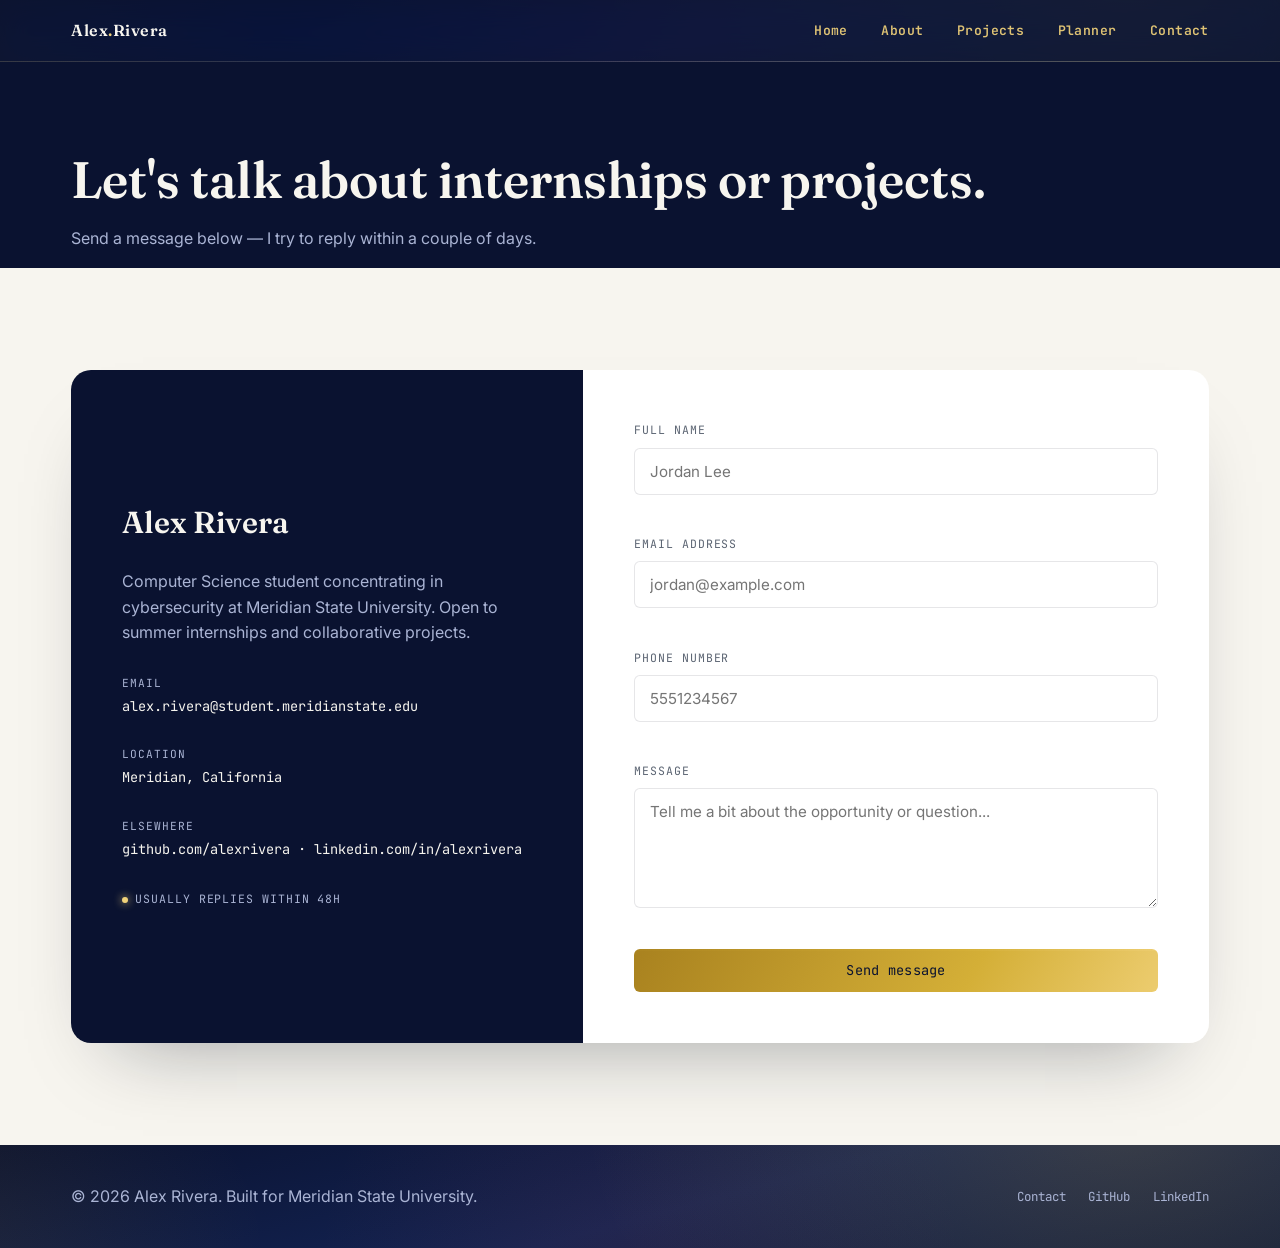
<file: Contact.html>
<!DOCTYPE html>
<html lang="en">
<head>
  <meta charset="UTF-8">
  <meta name="viewport" content="width=device-width, initial-scale=1.0">
  <title>Contact — Alex Rivera</title>
  <meta name="description" content="Get in touch with Alex Rivera for internships, collaborations, or questions.">
  <link rel="stylesheet" href="css/style.css">
</head>
<body>

  <header class="site-nav">
    <div class="wrap nav-inner">
      <a href="index.html" class="nav-mark">Alex<span>.</span>Rivera</a>
      <nav aria-label="Primary">
        <ul class="nav-links">
          <li><a href="index.html">Home</a></li>
          <li><a href="about.html">About</a></li>
          <li><a href="projects.html">Projects</a></li>
          <li><a href="planner.html">Planner</a></li>
          <li><a href="contact.html">Contact</a></li>
        </ul>
      </nav>
      <button class="nav-toggle" aria-expanded="false" aria-label="Toggle navigation menu">
        <span></span>
      </button>
    </div>
  </header>

  <main>
    <section class="page-intro">
      <div class="wrap">
        <span class="eyebrow">Get in touch</span>
        <h1>Let's talk about internships or projects.</h1>
        <p>Send a message below — I try to reply within a couple of days.</p>
      </div>
    </section>

    <section class="section">
      <div class="wrap">
        <div class="contact-layout">
          <div class="contact-info">
            <h2>Alex Rivera</h2>
            <p>Computer Science student concentrating in cybersecurity at Meridian State University. Open to summer internships and collaborative projects.</p>
            <div class="contact-detail">
              <span>Email</span>
              <span>alex.rivera@student.meridianstate.edu</span>
            </div>
            <div class="contact-detail">
              <span>Location</span>
              <span>Meridian, California</span>
            </div>
            <div class="contact-detail">
              <span>Elsewhere</span>
              <span>github.com/alexrivera · linkedin.com/in/alexrivera</span>
            </div>
            <div class="status-bar">
              <span><span class="dot"></span>USUALLY REPLIES WITHIN 48H</span>
            </div>
          </div>

          <div class="contact-form-wrap">
            <form id="contact-form" novalidate>
              <div class="form-field">
                <label for="name">Full name</label>
                <input type="text" id="name" name="name" placeholder="Jordan Lee" required>
                <span class="field-error"></span>
              </div>
              <div class="form-field">
                <label for="email">Email address</label>
                <input type="email" id="email" name="email" placeholder="jordan@example.com" required>
                <span class="field-error"></span>
              </div>
              <div class="form-field">
                <label for="phone">Phone number</label>
                <input type="tel" id="phone" name="phone" placeholder="5551234567" required>
                <span class="field-error"></span>
              </div>
              <div class="form-field">
                <label for="message">Message</label>
                <textarea id="message" name="message" placeholder="Tell me a bit about the opportunity or question..." required></textarea>
                <span class="field-error"></span>
              </div>
              <button type="submit" class="btn btn-primary" style="width:100%; justify-content:center;">Send message</button>
              <div class="form-status" role="status" aria-live="polite"></div>
            </form>
          </div>
        </div>
      </div>
    </section>
  </main>

  <footer class="site-footer">
    <div class="wrap footer-inner">
      <span>© <span data-year></span> Alex Rivera. Built for Meridian State University.</span>
      <div class="footer-links">
        <a href="contact.html">Contact</a>
        <a href="https://github.com" target="_blank" rel="noopener">GitHub</a>
        <a href="https://linkedin.com" target="_blank" rel="noopener">LinkedIn</a>
      </div>
    </div>
  </footer>

  <script src="js/main.js"></script>
  <script src="js/contact.js"></script>
</body>
</html>
</file>
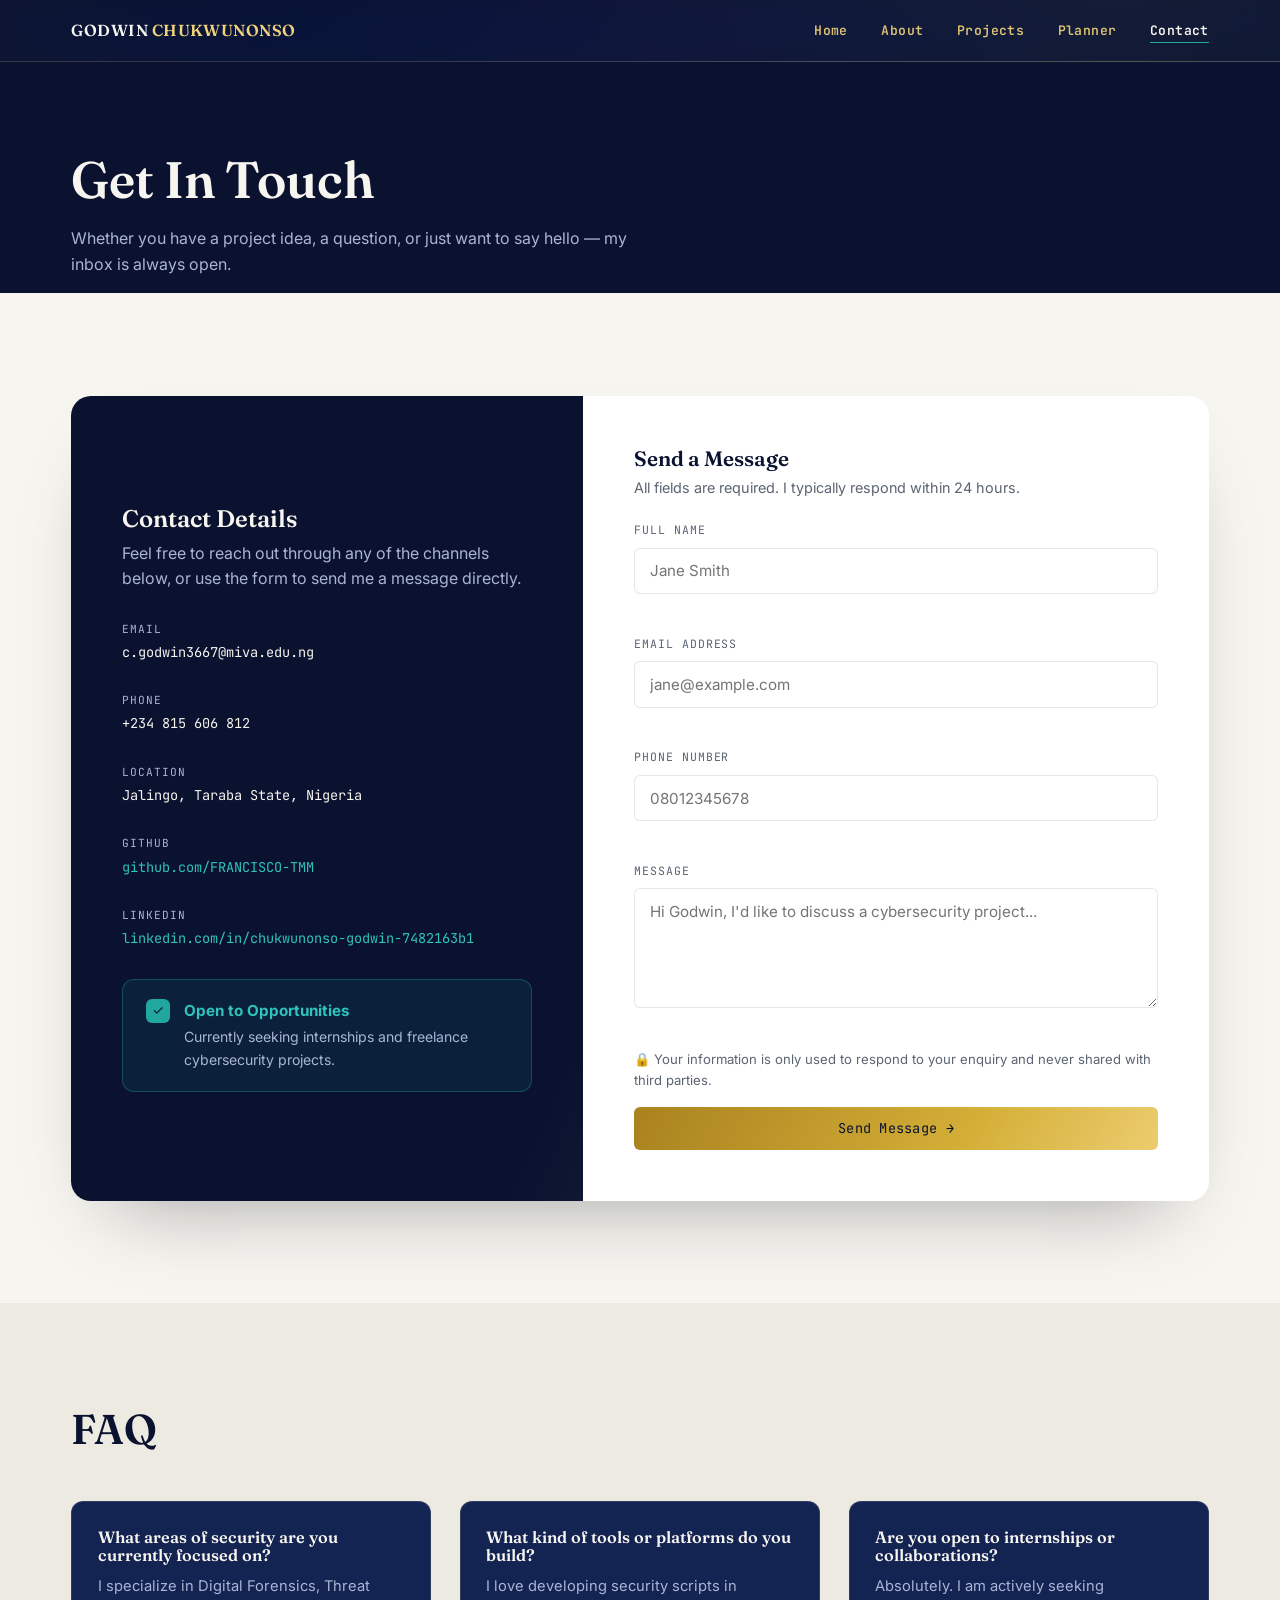
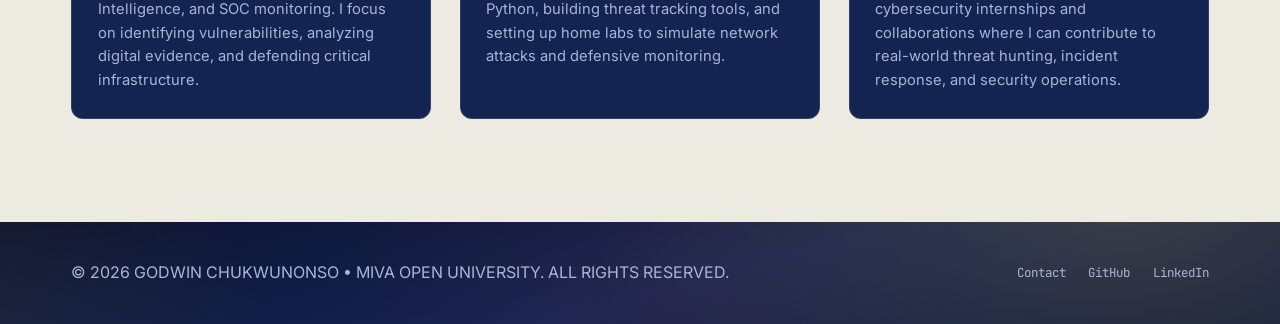
<file: contact.html>
<!DOCTYPE html>
<html lang="en">
<head>
  <meta charset="UTF-8">
  <meta name="viewport" content="width=device-width, initial-scale=1.0">
  <title>Contact — Godwin Chukwunonso</title>
  <meta name="description" content="Get in touch with Godwin Chukwunonso for internships, collaborations, or questions.">
  <link rel="stylesheet" href="css/style.css">
</head>
<body>

  <header class="site-nav">
    <div class="wrap nav-inner">
      <a href="index.html" class="nav-mark">GODWIN <span>CHUKWUNONSO</span></a>
      <nav aria-label="Primary">
        <ul class="nav-links">
          <li><a href="index.html">Home</a></li>
          <li><a href="about.html">About</a></li>
          <li><a href="projects.html">Projects</a></li>
          <li><a href="planner.html">Planner</a></li>
          <li><a href="contact.html">Contact</a></li>
        </ul>
      </nav>
      <button class="nav-toggle" aria-expanded="false" aria-label="Toggle navigation menu">
        <span></span>
      </button>
    </div>
  </header>

  <main>
    <section class="page-intro">
      <div class="wrap">
        <span class="eyebrow">Let's Connect</span>
        <h1>Get In Touch</h1>
        <p>Whether you have a project idea, a question, or just want to say hello — my inbox is always open.</p>
      </div>
    </section>

    <section class="section">
      <div class="wrap">
        <div class="contact-layout">
          <div class="contact-info ink-surface" style="align-items: flex-start;">
            <div>
              <h2 style="font-size: 1.5rem; margin-bottom: 0.5rem;">Contact Details</h2>
              <p>Feel free to reach out through any of the channels below, or use the form to send me a message directly.</p>
            </div>
            <div class="contact-detail">
              <span>Email</span>
              <span>c.godwin3667@miva.edu.ng</span>
            </div>
            <div class="contact-detail">
              <span>Phone</span>
              <span>+234 815 606 812</span>
            </div>
            <div class="contact-detail">
              <span>Location</span>
              <span>Jalingo, Taraba State, Nigeria</span>
            </div>
            <div class="contact-detail">
              <span>GitHub</span>
              <span><a href="https://github.com/FRANCISCO-TMM" target="_blank" rel="noopener" style="color: var(--teal-bright); border-bottom: 1px solid transparent;">github.com/FRANCISCO-TMM</a></span>
            </div>
            <div class="contact-detail">
              <span>LinkedIn</span>
              <span><a href="https://www.linkedin.com/in/chukwunonso-godwin-7482163b1" target="_blank" rel="noopener" style="color: var(--teal-bright); border-bottom: 1px solid transparent;">linkedin.com/in/chukwunonso-godwin-7482163b1</a></span>
            </div>
            <div class="opportunity-banner">
              <span class="check">✓</span>
              <div>
                <strong>Open to Opportunities</strong>
                <p>Currently seeking internships and freelance cybersecurity projects.</p>
              </div>
            </div>
          </div>

          <div class="contact-form-wrap">
            <form id="contact-form" novalidate>
              <h2 style="font-size: 1.3rem; margin-bottom: 0.3rem;">Send a Message</h2>
              <p style="color: var(--slate); font-size: 0.9rem; margin-bottom: 1.4rem;">All fields are required. I typically respond within 24 hours.</p>
              <div class="form-field">
                <label for="name">Full name</label>
                <input type="text" id="name" name="name" placeholder="Jane Smith" required>
                <span class="field-error"></span>
              </div>
              <div class="form-field">
                <label for="email">Email address</label>
                <input type="email" id="email" name="email" placeholder="jane@example.com" required>
                <span class="field-error"></span>
              </div>
              <div class="form-field">
                <label for="phone">Phone number</label>
                <input type="tel" id="phone" name="phone" placeholder="08012345678" required>
                <span class="field-error"></span>
              </div>
              <div class="form-field">
                <label for="message">Message</label>
                <textarea id="message" name="message" placeholder="Hi Godwin, I'd like to discuss a cybersecurity project..." required></textarea>
                <span class="field-error"></span>
              </div>
              <p style="color: var(--slate); font-size: 0.82rem; margin-bottom: 1rem;">🔒 Your information is only used to respond to your enquiry and never shared with third parties.</p>
              <button type="submit" class="btn btn-primary" style="width:100%; justify-content:center;">Send Message →</button>
              <div class="form-status" role="status" aria-live="polite"></div>
            </form>
          </div>
        </div>
      </div>
    </section>

    <!-- FAQ -->
    <section class="section section--dim" data-reveal-group>
      <div class="wrap">
        <div class="section-head" data-reveal>
          <span class="eyebrow">Common Questions</span>
          <h2>FAQ</h2>
        </div>
        <div class="grid-3" data-reveal>
          <div class="faq-card">
            <h4>What areas of security are you currently focused on?</h4>
            <p>I specialize in Digital Forensics, Threat Intelligence, and SOC monitoring. I focus on identifying vulnerabilities, analyzing digital evidence, and defending critical infrastructure.</p>
          </div>
          <div class="faq-card">
            <h4>What kind of tools or platforms do you build?</h4>
            <p>I love developing security scripts in Python, building threat tracking tools, and setting up home labs to simulate network attacks and defensive monitoring.</p>
          </div>
          <div class="faq-card">
            <h4>Are you open to internships or collaborations?</h4>
            <p>Absolutely. I am actively seeking cybersecurity internships and collaborations where I can contribute to real-world threat hunting, incident response, and security operations.</p>
          </div>
        </div>
      </div>
    </section>
  </main>

  <footer class="site-footer">
    <div class="wrap footer-inner">
      <span>© <span data-year></span> GODWIN CHUKWUNONSO • MIVA OPEN UNIVERSITY. ALL RIGHTS RESERVED.</span>
      <div class="footer-links">
        <a href="contact.html">Contact</a>
        <a href="https://github.com/FRANCISCO-TMM" target="_blank" rel="noopener">GitHub</a>
        <a href="https://www.linkedin.com/in/chukwunonso-godwin-7482163b1" target="_blank" rel="noopener">LinkedIn</a>
      </div>
    </div>
  </footer>

  <script src="js/main.js"></script>
  <script src="js/contact.js"></script>
</body>
</html>
</file>
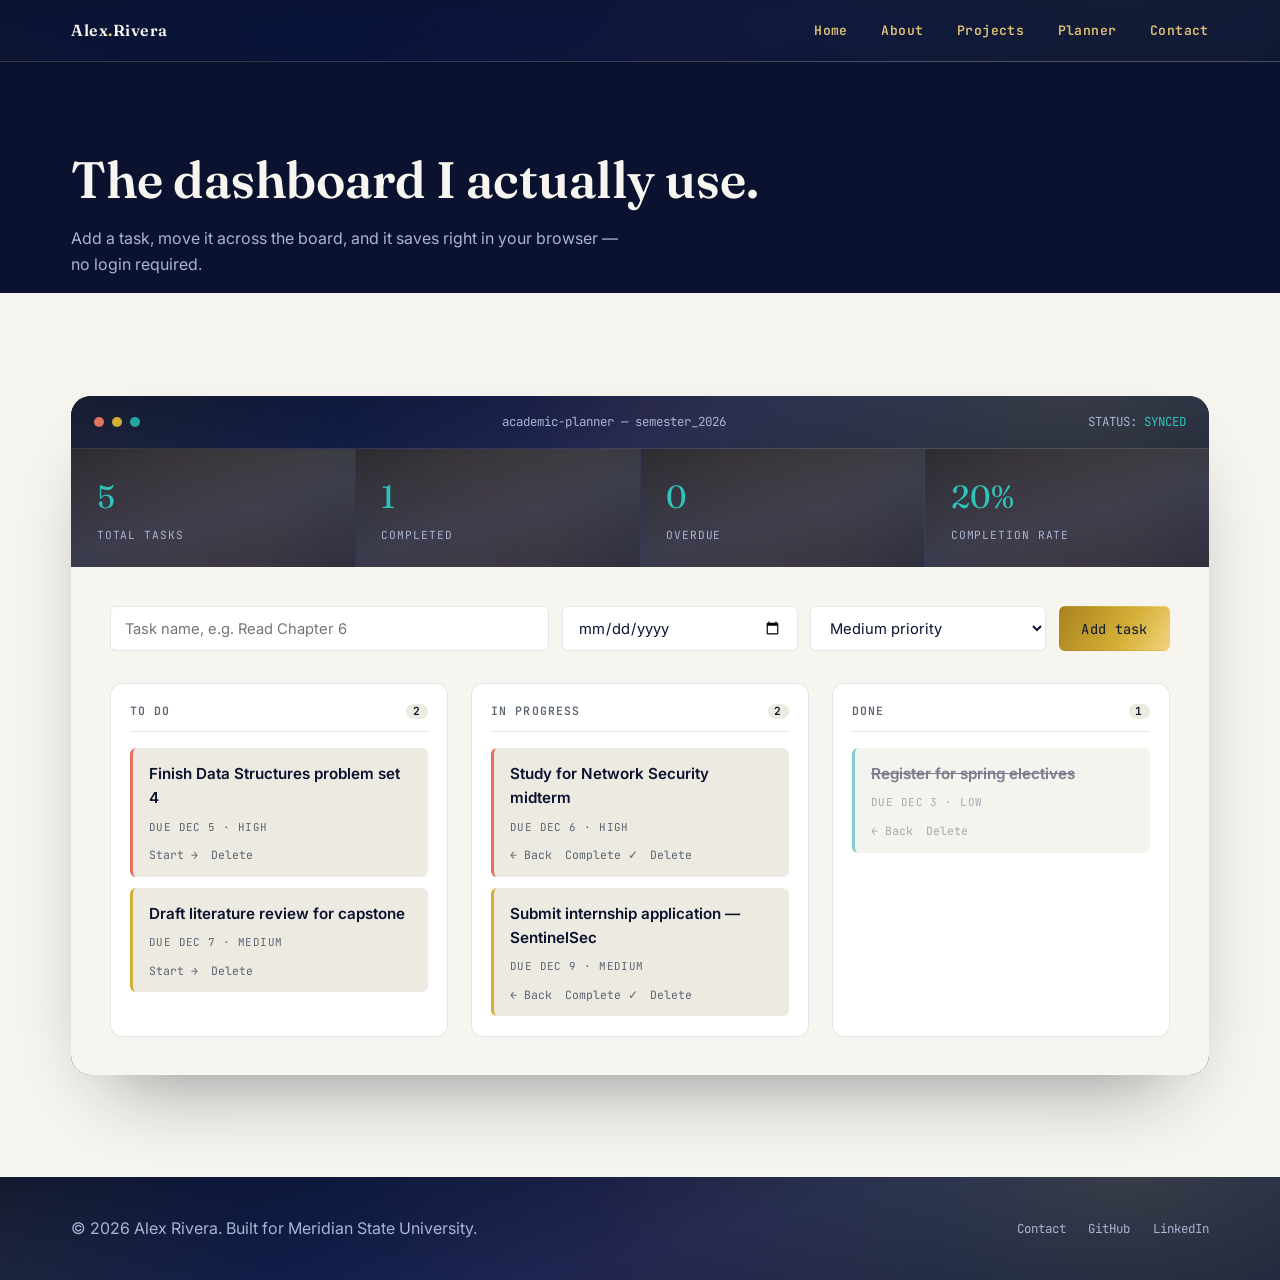
<file: Planner.html>
<!DOCTYPE html>
<html lang="en">
<head>
  <meta charset="UTF-8">
  <meta name="viewport" content="width=device-width, initial-scale=1.0">
  <title>Academic Planner — Alex Rivera</title>
  <meta name="description" content="Interactive academic task dashboard: add, track, and complete coursework tasks.">
  <link rel="stylesheet" href="css/style.css">
</head>
<body>

  <header class="site-nav">
    <div class="wrap nav-inner">
      <a href="index.html" class="nav-mark">Alex<span>.</span>Rivera</a>
      <nav aria-label="Primary">
        <ul class="nav-links">
          <li><a href="index.html">Home</a></li>
          <li><a href="about.html">About</a></li>
          <li><a href="projects.html">Projects</a></li>
          <li><a href="planner.html">Planner</a></li>
          <li><a href="contact.html">Contact</a></li>
        </ul>
      </nav>
      <button class="nav-toggle" aria-expanded="false" aria-label="Toggle navigation menu">
        <span></span>
      </button>
    </div>
  </header>

  <main>
    <section class="page-intro">
      <div class="wrap">
        <span class="eyebrow">Academic Planner</span>
        <h1>The dashboard I actually use.</h1>
        <p>Add a task, move it across the board, and it saves right in your browser — no login required.</p>
      </div>
    </section>

    <section class="section">
      <div class="wrap">
        <div class="dashboard">
          <div class="dashboard-chrome">
            <div class="chrome-dots"><span></span><span></span><span></span></div>
            <div class="chrome-title">academic-planner — semester_2026</div>
            <div class="chrome-title">STATUS: <span style="color: var(--teal-bright);">SYNCED</span></div>
          </div>

          <div class="dashboard-stats">
            <div class="stat-tile">
              <div class="num" data-stat="total">0</div>
              <div class="label">Total tasks</div>
            </div>
            <div class="stat-tile">
              <div class="num" data-stat="completed">0</div>
              <div class="label">Completed</div>
            </div>
            <div class="stat-tile">
              <div class="num" data-stat="overdue">0</div>
              <div class="label">Overdue</div>
            </div>
            <div class="stat-tile">
              <div class="num" data-stat="rate">0%</div>
              <div class="label">Completion rate</div>
            </div>
          </div>

          <div class="dashboard-body">
            <form id="task-form" class="task-form" aria-label="Add a new task">
              <input type="text" name="title" placeholder="Task name, e.g. Read Chapter 6" required aria-label="Task name">
              <input type="date" name="due" aria-label="Due date">
              <select name="priority" aria-label="Priority">
                <option value="low">Low priority</option>
                <option value="medium" selected>Medium priority</option>
                <option value="high">High priority</option>
              </select>
              <button type="submit" class="btn btn-primary">Add task</button>
            </form>

            <div class="board">
              <div class="board-col">
                <h4>To Do <span class="count" data-count="todo">0</span></h4>
                <div class="task-list" data-list="todo"></div>
              </div>
              <div class="board-col">
                <h4>In Progress <span class="count" data-count="in-progress">0</span></h4>
                <div class="task-list" data-list="in-progress"></div>
              </div>
              <div class="board-col">
                <h4>Done <span class="count" data-count="done">0</span></h4>
                <div class="task-list" data-list="done"></div>
              </div>
            </div>
          </div>
        </div>
      </div>
    </section>
  </main>

  <footer class="site-footer">
    <div class="wrap footer-inner">
      <span>© <span data-year></span> Alex Rivera. Built for Meridian State University.</span>
      <div class="footer-links">
        <a href="contact.html">Contact</a>
        <a href="https://github.com" target="_blank" rel="noopener">GitHub</a>
        <a href="https://linkedin.com" target="_blank" rel="noopener">LinkedIn</a>
      </div>
    </div>
  </footer>

  <script src="js/main.js"></script>
  <script src="js/planner.js"></script>
</body>
</html>
</file>
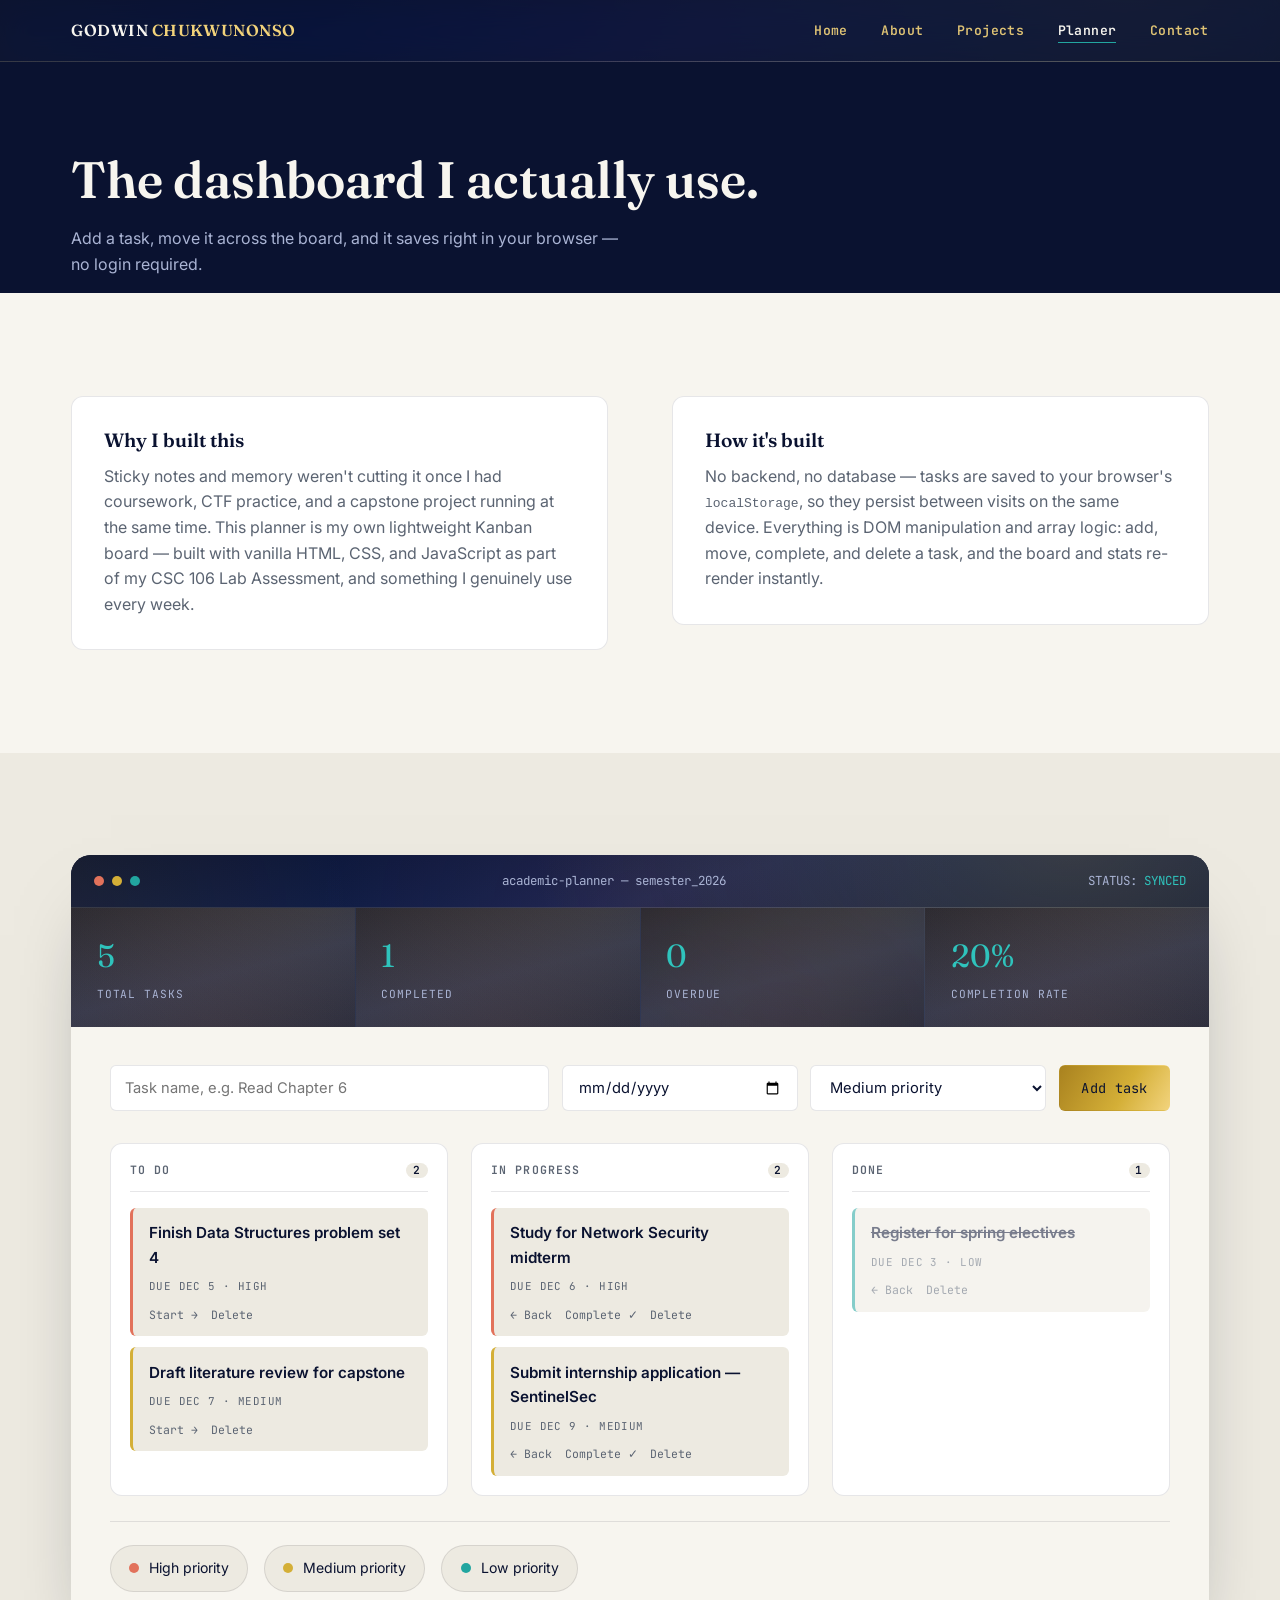
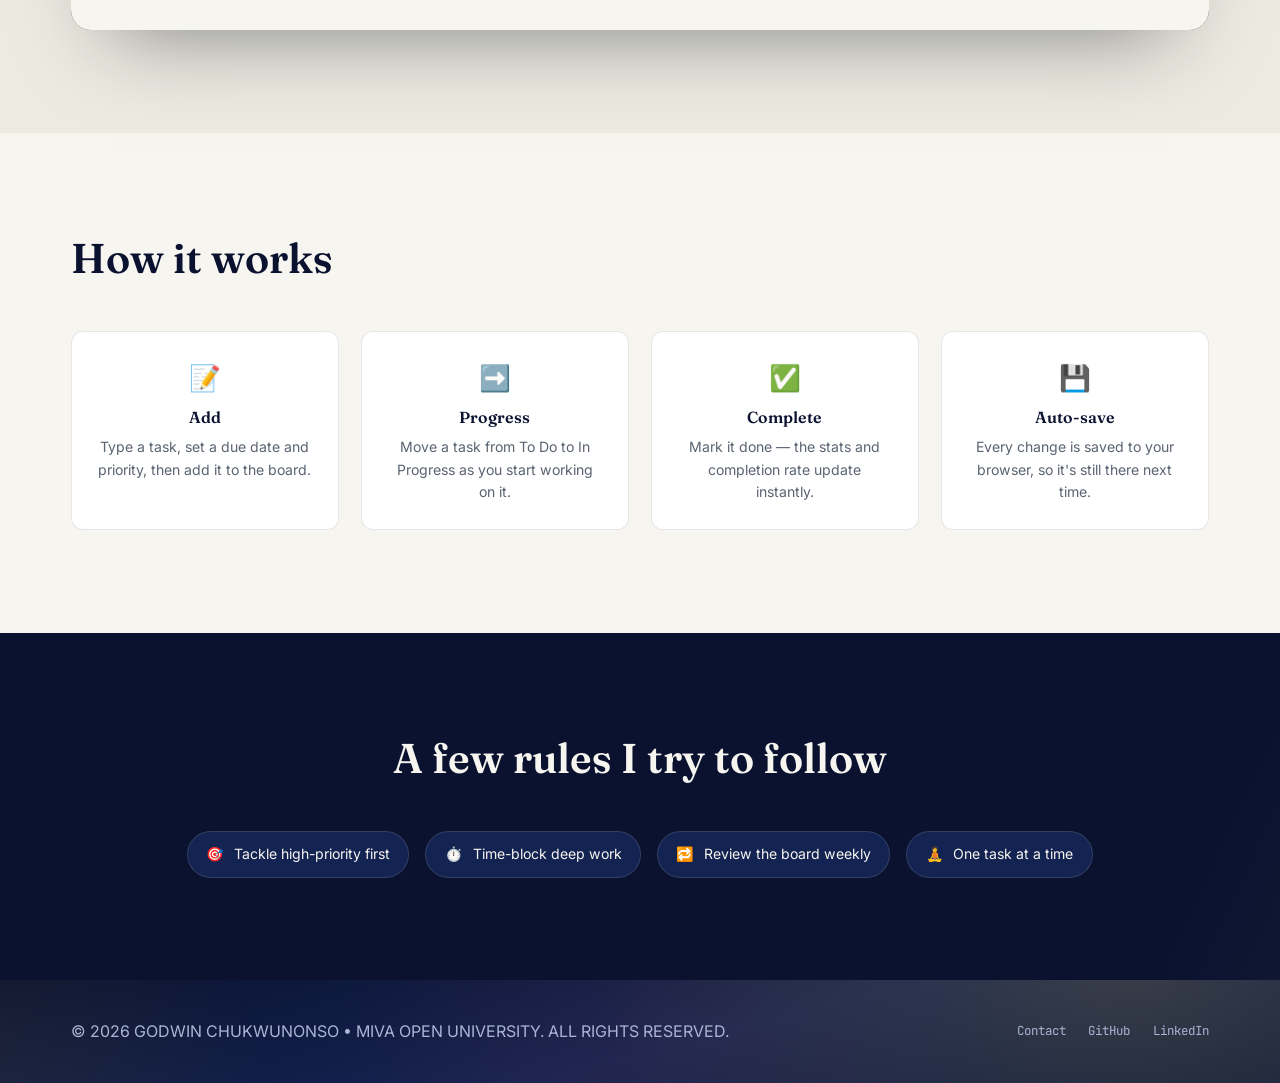
<file: planner.html>
<!DOCTYPE html>
<html lang="en">
<head>
  <meta charset="UTF-8">
  <meta name="viewport" content="width=device-width, initial-scale=1.0">
  <title>Academic Planner — GODWIN CHUKWUNONSO</title>
  <meta name="description" content="Interactive academic task dashboard: add, track, and complete coursework tasks.">
  <link rel="stylesheet" href="css/style.css">
</head>
<body>

  <header class="site-nav">
    <div class="wrap nav-inner">
      <a href="index.html" class="nav-mark">GODWIN <span>CHUKWUNONSO</span></a>
      <nav aria-label="Primary">
        <ul class="nav-links">
          <li><a href="index.html">Home</a></li>
          <li><a href="about.html">About</a></li>
          <li><a href="projects.html">Projects</a></li>
          <li><a href="planner.html">Planner</a></li>
          <li><a href="contact.html">Contact</a></li>
        </ul>
      </nav>
      <button class="nav-toggle" aria-expanded="false" aria-label="Toggle navigation menu">
        <span></span>
      </button>
    </div>
  </header>

  <main>
    <section class="page-intro">
      <div class="wrap">
        <span class="eyebrow">Academic Planner</span>
        <h1>The dashboard I actually use.</h1>
        <p>Add a task, move it across the board, and it saves right in your browser — no login required.</p>
      </div>
    </section>

    <!-- ABOUT THIS TOOL -->
    <section class="section" data-reveal-group>
      <div class="wrap grid-2">
        <div class="bio-card" data-reveal>
          <h3 style="font-size:1.2rem; margin-bottom: 0.8rem;">Why I built this</h3>
          <p style="color: var(--slate);">Sticky notes and memory weren't cutting it once I had coursework, CTF practice, and a capstone project running at the same time. This planner is my own lightweight Kanban board — built with vanilla HTML, CSS, and JavaScript as part of my CSC 106 Lab Assessment, and something I genuinely use every week.</p>
        </div>
        <div class="bio-card" data-reveal>
          <h3 style="font-size:1.2rem; margin-bottom: 0.8rem;">How it's built</h3>
          <p style="color: var(--slate);">No backend, no database — tasks are saved to your browser's <code>localStorage</code>, so they persist between visits on the same device. Everything is DOM manipulation and array logic: add, move, complete, and delete a task, and the board and stats re-render instantly.</p>
        </div>
      </div>
    </section>

    <section class="section section--dim">
      <div class="wrap">
        <div class="dashboard">
          <div class="dashboard-chrome">
            <div class="chrome-dots"><span></span><span></span><span></span></div>
            <div class="chrome-title">academic-planner — semester_2026</div>
            <div class="chrome-title">STATUS: <span style="color: var(--teal-bright);">SYNCED</span></div>
          </div>

          <div class="dashboard-stats">
            <div class="stat-tile">
              <div class="num" data-stat="total">0</div>
              <div class="label">Total tasks</div>
            </div>
            <div class="stat-tile">
              <div class="num" data-stat="completed">0</div>
              <div class="label">Completed</div>
            </div>
            <div class="stat-tile">
              <div class="num" data-stat="overdue">0</div>
              <div class="label">Overdue</div>
            </div>
            <div class="stat-tile">
              <div class="num" data-stat="rate">0%</div>
              <div class="label">Completion rate</div>
            </div>
          </div>

          <div class="dashboard-body">
            <form id="task-form" class="task-form" aria-label="Add a new task">
              <input type="text" name="title" placeholder="Task name, e.g. Read Chapter 6" required aria-label="Task name">
              <input type="date" name="due" aria-label="Due date">
              <select name="priority" aria-label="Priority">
                <option value="low">Low priority</option>
                <option value="medium" selected>Medium priority</option>
                <option value="high">High priority</option>
              </select>
              <button type="submit" class="btn btn-primary">Add task</button>
            </form>

            <div class="board">
              <div class="board-col">
                <h4>To Do <span class="count" data-count="todo">0</span></h4>
                <div class="task-list" data-list="todo"></div>
              </div>
              <div class="board-col">
                <h4>In Progress <span class="count" data-count="in-progress">0</span></h4>
                <div class="task-list" data-list="in-progress"></div>
              </div>
              <div class="board-col">
                <h4>Done <span class="count" data-count="done">0</span></h4>
                <div class="task-list" data-list="done"></div>
              </div>
            </div>

            <div class="principle-row" style="justify-content:flex-start; margin-top: 1.6rem; padding-top: 1.4rem; border-top: 1px solid var(--paper-line);">
              <div class="principle-chip" style="background: var(--paper-dim); color: var(--ink); border-color: var(--paper-line);"><span style="width:10px; height:10px; border-radius:50%; background: var(--coral); display:inline-block;"></span> High priority</div>
              <div class="principle-chip" style="background: var(--paper-dim); color: var(--ink); border-color: var(--paper-line);"><span style="width:10px; height:10px; border-radius:50%; background: var(--brass); display:inline-block;"></span> Medium priority</div>
              <div class="principle-chip" style="background: var(--paper-dim); color: var(--ink); border-color: var(--paper-line);"><span style="width:10px; height:10px; border-radius:50%; background: var(--teal); display:inline-block;"></span> Low priority</div>
            </div>
          </div>
        </div>
      </div>
    </section>

    <!-- HOW IT WORKS -->
    <section class="section" data-reveal-group>
      <div class="wrap">
        <div class="section-head" data-reveal>
          <span class="eyebrow">Workflow</span>
          <h2>How it works</h2>
        </div>
        <div class="build-grid" data-reveal>
          <div class="build-step">
            <span class="build-icon">📝</span>
            <h4>Add</h4>
            <p>Type a task, set a due date and priority, then add it to the board.</p>
          </div>
          <div class="build-step">
            <span class="build-icon">➡️</span>
            <h4>Progress</h4>
            <p>Move a task from To Do to In Progress as you start working on it.</p>
          </div>
          <div class="build-step">
            <span class="build-icon">✅</span>
            <h4>Complete</h4>
            <p>Mark it done — the stats and completion rate update instantly.</p>
          </div>
          <div class="build-step">
            <span class="build-icon">💾</span>
            <h4>Auto-save</h4>
            <p>Every change is saved to your browser, so it's still there next time.</p>
          </div>
        </div>
      </div>
    </section>

    <!-- STUDY PRINCIPLES -->
    <section class="section section--ink" data-reveal-group>
      <div class="wrap">
        <div class="section-head" data-reveal style="text-align:center; align-items:center; margin-inline:auto;">
          <span class="eyebrow">How I Plan</span>
          <h2>A few rules I try to follow</h2>
        </div>
        <div class="principle-row" data-reveal>
          <div class="principle-chip"><span class="principle-icon">🎯</span>Tackle high-priority first</div>
          <div class="principle-chip"><span class="principle-icon">⏱️</span>Time-block deep work</div>
          <div class="principle-chip"><span class="principle-icon">🔁</span>Review the board weekly</div>
          <div class="principle-chip"><span class="principle-icon">🧘</span>One task at a time</div>
        </div>
      </div>
    </section>
  </main>

  <footer class="site-footer">
    <div class="wrap footer-inner">
      <span>© <span data-year></span> GODWIN CHUKWUNONSO • MIVA OPEN UNIVERSITY. ALL RIGHTS RESERVED.</span>
      <div class="footer-links">
        <a href="contact.html">Contact</a>
        <a href="https://github.com/FRANCISCO-TMM" target="_blank" rel="noopener">GitHub</a>
        <a href="https://www.linkedin.com/in/chukwunonso-godwin-7482163b1" target="_blank" rel="noopener">LinkedIn</a>
      </div>
    </div>
  </footer>

  <script src="js/main.js"></script>
  <script src="js/planner.js"></script>
</body>
</html>
</file>
<file: css/style.css>
/* ============================================================
   GODWIN CHUKWUNONSO — STUDENT PORTFOLIO & ACADEMIC PLANNER
   Design system: royal blue / shimmering gold / ivory paper
   ============================================================ */

@import url('https://fonts.googleapis.com/css2?family=Fraunces:opsz,wght@9..144,400;9..144,500;9..144,600;9..144,700&family=Inter:wght@400;500;600;700&family=JetBrains+Mono:wght@400;500;600&display=swap');

:root {
  color-scheme: light;
  /* Color tokens */
  --ink: #0A1230;
  --ink-soft: #132352;
  --ink-line: rgba(247, 232, 189, 0.14);
  --paper: #F7F5EF;
  --paper-dim: #EDEAE1;
  --paper-line: rgba(11, 18, 32, 0.10);
  --teal: #22A6A0;
  --teal-bright: #2FC3BC;
  --gold: #D4AF37;
  --gold-bright: #F1D27A;
  --gold-deep: #A9821F;
  --brass: #D4AF37;
  --coral: #E2725B;
  --slate: #5B6472;
  --mist: #AAB4D4;
  --white: #FFFFFF;

  /* Type */
  --font-display: 'Fraunces', serif;
  --font-body: 'Inter', sans-serif;
  --font-mono: 'JetBrains Mono', monospace;

  /* Rhythm */
  --gutter: clamp(1.5rem, 4vw, 4rem);
  --radius-sm: 6px;
  --radius-md: 12px;
  --radius-lg: 20px;
  --ease: cubic-bezier(0.16, 1, 0.3, 1);
  --ease-spring: cubic-bezier(0.34, 1.56, 0.64, 1);
  --ease-smooth: cubic-bezier(0.22, 1, 0.36, 1);
  --ease-in-out: cubic-bezier(0.65, 0, 0.35, 1);
}

/* ---------- Royal blue + shining gold surface ---------- */
.ink-surface,
.section--ink,
.site-nav,
.site-footer,
.dashboard,
.dashboard-chrome,
.stat-tile {
  background:
    radial-gradient(ellipse 900px 520px at 88% -12%, rgba(212, 175, 55, 0.20), transparent 60%),
    radial-gradient(ellipse 640px 460px at -8% 112%, rgba(212, 175, 55, 0.10), transparent 58%),
    radial-gradient(ellipse 520px 420px at 50% 105%, rgba(200, 70, 60, 0.09), transparent 62%),
    linear-gradient(165deg, #0A1230 0%, #132352 55%, #0D1A3E 100%);
  position: relative;
}
.ink-surface::before,
.section--ink::before {
  content: '';
  position: absolute;
  inset: 0;
  background: linear-gradient(115deg, transparent 35%, rgba(241, 210, 122, 0.09) 48%, transparent 62%);
  background-size: 260% 260%;
  animation: goldSheen 9s ease-in-out infinite;
  pointer-events: none;
}
@keyframes goldSheen {
  0%   { background-position: 0% 50%; opacity: 0.6; }
  50%  { background-position: 100% 50%; opacity: 1; }
  100% { background-position: 0% 50%; opacity: 0.6; }
}
@media (prefers-reduced-motion: reduce) {
  .ink-surface::before, .section--ink::before { animation: none; }
}

/* ---------- Reset ---------- */
*, *::before, *::after { box-sizing: border-box; }
html { scroll-behavior: smooth; }
html, body { overflow-x: hidden; width: 100%; }
body {
  margin: 0;
  font-family: var(--font-body);
  color: var(--ink);
  background: var(--paper);
  -webkit-font-smoothing: antialiased;
  line-height: 1.6;
}
img { max-width: 100%; display: block; }
a { color: inherit; text-decoration: none; }
ul { list-style: none; margin: 0; padding: 0; }
button { font-family: inherit; cursor: pointer; }
input, textarea, select { font-family: inherit; }
h1, h2, h3, h4 { font-family: var(--font-display); margin: 0; line-height: 1.15; font-weight: 600; }
p { margin: 0; }

@media (prefers-reduced-motion: reduce) {
  *, *::before, *::after {
    animation-duration: 0.001ms !important;
    animation-iteration-count: 1 !important;
    transition-duration: 0.001ms !important;
    scroll-behavior: auto !important;
  }
}

:focus-visible {
  outline: 2px solid var(--teal);
  outline-offset: 3px;
  border-radius: 4px;
}

.wrap {
  max-width: 1240px;
  margin-inline: auto;
  padding-inline: var(--gutter);
}

.eyebrow {
  display: none;
}

.section {
  padding-block: clamp(3.5rem, 8vw, 7rem);
}
.section--ink { background: var(--ink); color: var(--paper); }
.section--dim { background: var(--paper-dim); }

.btn {
  display: inline-flex;
  align-items: center;
  gap: 0.6em;
  font-family: var(--font-mono);
  font-size: 0.85rem;
  letter-spacing: 0.02em;
  padding: 0.85em 1.6em;
  border-radius: var(--radius-sm);
  border: 1px solid transparent;
  transition: transform 0.35s var(--ease), background 0.3s var(--ease), border-color 0.3s var(--ease), color 0.3s var(--ease);
}
.btn:hover { transform: translateY(-2px); }
.btn-primary {
  background: linear-gradient(120deg, var(--gold-deep) 0%, var(--gold) 30%, var(--gold-bright) 50%, var(--gold) 70%, var(--gold-deep) 100%);
  background-size: 220% 100%;
  color: var(--ink);
  animation: btnShine 5s linear infinite;
}
.btn-primary:hover { background-position: 100% 0; filter: brightness(1.05); }
@media (prefers-reduced-motion: reduce) { .btn-primary { animation: none; } }
@keyframes btnShine {
  0% { background-position: 0% 50%; }
  100% { background-position: 200% 50%; }
}
.btn-outline { border-color: currentColor; }
.btn-outline:hover { background: var(--ink); color: var(--paper); }
.section--ink .btn-outline:hover { background: var(--paper); color: var(--ink); }

/* ---------- Nav (frosted glass) ---------- */
.site-nav {
  position: sticky;
  top: 0;
  z-index: 100;
  border-bottom: 1px solid var(--ink-line);
}
.site-nav::before {
  content: '';
  position: absolute;
  inset: 0;
  z-index: -1;
  backdrop-filter: blur(14px) saturate(160%);
  -webkit-backdrop-filter: blur(14px) saturate(160%);
  background: rgba(10, 18, 48, 0.74);
  transition: background 0.4s var(--ease);
}
.nav-inner {
  display: flex;
  align-items: center;
  justify-content: space-between;
  padding-block: 1.1rem;
  color: var(--paper);
}
.nav-mark {
  font-family: var(--font-display);
  font-size: 1rem;
  font-weight: 600;
  letter-spacing: 0.03em;
  white-space: nowrap;
  overflow: hidden;
  text-overflow: ellipsis;
  max-width: 62vw;
  flex-shrink: 1;
}
.nav-inner { flex-wrap: nowrap; }
.nav-mark span { color: var(--gold-bright); }
.nav-links {
  display: flex;
  gap: 2.1rem;
  font-family: var(--font-mono);
  font-size: 0.82rem;
  letter-spacing: 0.03em;
}
.nav-links a {
  position: relative;
  padding-bottom: 4px;
  color: var(--gold-bright);
  font-weight: 600;
  opacity: 0.92;
  transition: opacity 0.4s var(--ease-smooth), color 0.4s var(--ease-smooth);
}
.nav-links a::after {
  content: '';
  position: absolute;
  left: 0; bottom: 0;
  width: 100%;
  height: 1px;
  background: var(--teal);
  transform: scaleX(0);
  transform-origin: left;
  transition: transform 0.45s var(--ease-smooth);
}
.nav-links a:hover, .nav-links a[aria-current="page"] { opacity: 1; color: var(--paper); }
.nav-links a:hover::after, .nav-links a[aria-current="page"]::after { transform: scaleX(1); }

.nav-toggle {
  display: none;
  background: none;
  border: none;
  color: var(--paper);
  width: 32px;
  height: 22px;
  position: relative;
}
.nav-toggle span, .nav-toggle span::before, .nav-toggle span::after {
  content: '';
  position: absolute;
  left: 0;
  width: 100%;
  height: 1.5px;
  background: currentColor;
  transition: transform 0.3s var(--ease), opacity 0.3s var(--ease);
}
.nav-toggle span { top: 50%; transform: translateY(-50%); }
.nav-toggle span::before { top: -8px; }
.nav-toggle span::after { top: 8px; }
.nav-toggle[aria-expanded="true"] span { background: transparent; }
.nav-toggle[aria-expanded="true"] span::before { transform: translateY(8px) rotate(45deg); }
.nav-toggle[aria-expanded="true"] span::after { transform: translateY(-8px) rotate(-45deg); }

/* ---------- Status bar (signature motif) ---------- */
.status-bar {
  font-family: var(--font-mono);
  font-size: 0.72rem;
  letter-spacing: 0.08em;
  text-transform: uppercase;
  display: flex;
  flex-wrap: wrap;
  gap: 0.5em 1.4em;
  color: var(--mist);
}
.status-bar .dot {
  display: inline-block;
  width: 6px; height: 6px;
  border-radius: 50%;
  background: var(--gold-bright);
  margin-right: 0.6em;
  box-shadow: 0 0 8px var(--gold-bright);
  animation: dotPulse 2.2s ease-in-out infinite;
}
@keyframes dotPulse {
  0%, 100% { box-shadow: 0 0 6px var(--gold-bright); opacity: 0.85; }
  50% { box-shadow: 0 0 14px var(--gold-bright); opacity: 1; }
}
@media (prefers-reduced-motion: reduce) { .status-bar .dot { animation: none; } }

/* ============================================================
   HERO (SPLIT SCREEN)
   ============================================================ */
.hero {
  display: grid;
  grid-template-columns: 1.05fr 0.95fr;
  grid-template-rows: 1fr auto;
  min-height: calc(100svh - 66px);
  color: var(--paper);
  position: relative;
}
.hero-copy {
  background:
    radial-gradient(ellipse 900px 520px at 88% -12%, rgba(212, 175, 55, 0.20), transparent 60%),
    radial-gradient(ellipse 640px 460px at -8% 112%, rgba(212, 175, 55, 0.10), transparent 58%),
    radial-gradient(ellipse 520px 420px at 50% 105%, rgba(200, 70, 60, 0.09), transparent 62%),
    linear-gradient(165deg, #0A1230 0%, #132352 55%, #0D1A3E 100%);
  color: var(--paper);
  display: flex;
  flex-direction: column;
  justify-content: center;
  gap: 1.6rem;
  padding: clamp(2rem, 6vw, 5rem);
  position: relative;
  overflow: hidden;
}
.hero-copy::before {
  content: '';
  position: absolute;
  inset: 0;
  background: linear-gradient(115deg, transparent 35%, rgba(241, 210, 122, 0.09) 48%, transparent 62%);
  background-size: 260% 260%;
  animation: goldSheen 9s ease-in-out infinite;
  pointer-events: none;
}
@media (prefers-reduced-motion: reduce) {
  .hero-copy::before { animation: none; }
}
.hero-copy h1 {
  font-size: clamp(2.4rem, 5vw, 4.1rem);
  letter-spacing: -0.01em;
  position: relative;
  z-index: 1;
}
/* ---------- Hero bottom ticker (fills dead space, SOC-monitor motif) ---------- */
.hero-ticker {
  position: absolute;
  left: 0; right: 0; bottom: 0;
  overflow: hidden;
  border-top: 1px solid var(--ink-line);
  background: rgba(8, 16, 42, 0.55);
  backdrop-filter: blur(6px);
  padding-block: 0.8rem;
  white-space: nowrap;
}
.hero-ticker-track {
  display: inline-flex;
  gap: 3rem;
  animation: tickerScroll 26s linear infinite;
  font-family: var(--font-mono);
  font-size: 0.72rem;
  letter-spacing: 0.06em;
  text-transform: uppercase;
  color: var(--mist);
}
.hero-ticker-track span { display: inline-flex; align-items: center; gap: 0.6em; white-space: nowrap; }
.hero-ticker-track .glow { color: var(--gold-bright); }
@keyframes tickerScroll {
  from { transform: translateX(0); }
  to { transform: translateX(-50%); }
}
@media (prefers-reduced-motion: reduce) { .hero-ticker-track { animation: none; } }

.scroll-cue {
  position: absolute;
  left: 50%;
  bottom: 3.2rem;
  transform: translateX(-50%);
  display: flex;
  flex-direction: column;
  align-items: center;
  gap: 0.5rem;
  font-family: var(--font-mono);
  font-size: 0.65rem;
  letter-spacing: 0.12em;
  color: var(--mist);
  z-index: 1;
}
.scroll-cue .line { width: 1px; height: 28px; background: linear-gradient(var(--gold-bright), transparent); animation: scrollCueMove 1.8s ease-in-out infinite; }
@keyframes scrollCueMove { 0%, 100% { opacity: 0.3; } 50% { opacity: 1; } }
@media (prefers-reduced-motion: reduce) { .scroll-cue .line { animation: none; } }
@media (max-width: 860px) { .scroll-cue { display: none; } }

.hero-copy h1 em {
  font-style: italic;
  background: linear-gradient(100deg, var(--gold-deep), var(--gold-bright), var(--gold));
  background-size: 200% auto;
  -webkit-background-clip: text;
  background-clip: text;
  color: transparent;
  animation: btnShine 6s linear infinite;
}
@media (prefers-reduced-motion: reduce) { .hero-copy h1 em { animation: none; } }
.hero-lede {
  max-width: 46ch;
  color: var(--mist);
  font-size: 1.05rem;
  position: relative;
  z-index: 1;
}
.hero-actions { display: flex; gap: 1rem; flex-wrap: wrap; margin-top: 0.5rem; position: relative; z-index: 1; }

.hero-visual {
  position: relative;
  background:
    radial-gradient(ellipse 640px 520px at 50% 38%, rgba(212, 175, 55, 0.16), transparent 65%),
    radial-gradient(ellipse 500px 420px at 85% 95%, rgba(34, 166, 160, 0.10), transparent 60%),
    linear-gradient(175deg, #0C1638 0%, #0A1230 55%, #081026 100%);
  display: flex;
  align-items: center;
  justify-content: center;
}
.hero-visual-inner {
  display: flex;
  flex-direction: column;
  align-items: center;
  justify-content: center;
  padding: 3rem 1.5rem 5rem;
  position: relative;
  z-index: 2;
}
.hero-story {
  position: absolute;
  left: 50%;
  bottom: -3.2rem;
  transform: translateX(-50%);
  width: min(90%, 320px);
  z-index: 3;
  background: rgba(10, 18, 48, 0.9);
  border: 1px solid var(--ink-line);
  backdrop-filter: blur(10px);
  border-radius: var(--radius-md);
  padding: 1.2rem 1.3rem;
  color: var(--paper);
  box-shadow: 0 26px 50px -20px rgba(0,0,0,0.55);
  animation: floatCard 4.5s ease-in-out infinite;
}
.hero-story-label {
  font-family: var(--font-mono);
  font-size: 0.64rem;
  letter-spacing: 0.08em;
  text-transform: uppercase;
  color: var(--gold-bright);
  margin-bottom: 0.5rem;
  display: block;
}
.hero-story p {
  font-family: var(--font-display);
  font-style: italic;
  font-size: 0.85rem;
  line-height: 1.55;
  color: var(--mist);
}
@media (prefers-reduced-motion: reduce) { .hero-story { animation: none; } }
@media (max-width: 860px) {
  .hero-story { bottom: -2.6rem; width: min(92%, 300px); }
}
.hero-photo-ring {
  position: relative;
  width: min(58%, 280px);
  aspect-ratio: 1 / 1;
  flex-shrink: 0;
  min-height: 0;
  min-width: 0;
}
.avatar-frame {
  position: relative;
  width: 100%;
  height: 100%;
  border-radius: 50%;
  overflow: hidden;
  box-shadow: 0 30px 60px -20px rgba(11,18,32,0.35);
}
/* FIX: was object-position: top, which cropped the head off in the
   circular frame. Center it (with a slight upward bias) so the face
   is fully visible inside the circle. */
.avatar-frame img { width: 100%; height: 100%; object-fit: cover; object-position: center 8%; }
.avatar-caption {
  margin-top: 2.8rem;
  text-align: center;
  font-family: var(--font-mono);
  font-size: 0.68rem;
  letter-spacing: 0.05em;
  color: var(--slate);
  display: flex;
  flex-direction: column;
  gap: 0.4em;
  justify-content: center;
  align-items: center;
  position: relative;
  z-index: 1;
}
@media (min-width: 480px) {
  .avatar-caption { flex-direction: row; gap: 0.8em; }
}
.avatar-caption .glow { color: var(--gold-deep); }
.hero-visual .avatar-caption { color: var(--mist); }
.hero-visual .avatar-caption .glow { color: var(--gold-bright); }
.avatar-tag {
  position: absolute;
  bottom: 14px; left: 14px; right: 14px;
  background: rgba(11,18,32,0.82);
  color: var(--paper);
  backdrop-filter: blur(6px);
  border-radius: var(--radius-sm);
  padding: 0.7em 1em;
  font-family: var(--font-mono);
  font-size: 0.7rem;
  letter-spacing: 0.05em;
  display: flex;
  flex-wrap: wrap;
  gap: 0.3em 0.8em;
  justify-content: space-between;
}
@media (max-width: 420px) {
  .avatar-tag { font-size: 0.62rem; padding: 0.6em 0.8em; }
}

.avatar-frame {
  transition: transform 0.5s var(--ease-smooth), box-shadow 0.5s var(--ease-smooth);
  transform-style: preserve-3d;
  will-change: transform;
}
.avatar-frame:hover {
  box-shadow: 0 40px 70px -20px rgba(11,18,32,0.42);
}

/* ============================================================
   HERO DECORATIONS (Cyber-Galaxy Theme)
   ============================================================ */
.hero-copy::after {
  content: '';
  position: absolute;
  inset: 0;
  background-image:
    radial-gradient(1.5px 1.5px at 8% 12%, var(--gold-bright), transparent),
    radial-gradient(2px 2px at 22% 6%, var(--teal-bright), transparent),
    radial-gradient(1px 1px at 35% 18%, var(--paper), transparent),
    radial-gradient(1.5px 1.5px at 48% 9%, var(--gold-bright), transparent),
    radial-gradient(1px 1px at 60% 15%, var(--paper), transparent),
    radial-gradient(2px 2px at 72% 5%, var(--teal-bright), transparent),
    radial-gradient(1.5px 1.5px at 85% 20%, var(--gold-bright), transparent),
    radial-gradient(1px 1px at 94% 10%, var(--paper), transparent),
    radial-gradient(1.5px 1.5px at 15% 82%, var(--teal-bright), transparent),
    radial-gradient(1px 1px at 30% 90%, var(--paper), transparent),
    radial-gradient(2px 2px at 45% 85%, var(--gold-bright), transparent),
    radial-gradient(1px 1px at 65% 92%, var(--paper), transparent),
    radial-gradient(1.5px 1.5px at 80% 87%, var(--teal-bright), transparent),
    radial-gradient(1px 1px at 92% 80%, var(--gold-bright), transparent),
    linear-gradient(115deg, transparent 15%, rgba(34,166,160,0.10) 25%, transparent 35%),
    linear-gradient(65deg, transparent 55%, rgba(212,175,55,0.08) 65%, transparent 75%);
  background-size: 100% 100%;
  animation: galaxyDrift 22s linear infinite, galaxyTwinkle 4s ease-in-out infinite;
  opacity: 0.85;
  pointer-events: none;
  z-index: 0;
}

@keyframes galaxyDrift {
  0%   { background-position: 0 0; }
  100% { background-position: -60px 40px; }
}
@keyframes galaxyTwinkle {
  0%, 100% { opacity: 0.6; }
  50% { opacity: 1; }
}
@media (prefers-reduced-motion: reduce) {
  .hero-copy::after { animation: none; opacity: 0.7; }
}

.hero-visual::before {
  content: '';
  position: absolute;
  inset: 0;
  background-image:
    radial-gradient(2px 2px at 10% 15%, var(--teal), transparent),
    radial-gradient(1.5px 1.5px at 20% 30%, var(--gold), transparent),
    radial-gradient(2px 2px at 32% 10%, var(--teal-bright), transparent),
    radial-gradient(1.5px 1.5px at 45% 22%, var(--gold-bright), transparent),
    radial-gradient(2px 2px at 58% 8%, var(--teal), transparent),
    radial-gradient(1.5px 1.5px at 70% 26%, var(--gold), transparent),
    radial-gradient(2px 2px at 85% 14%, var(--teal-bright), transparent),
    radial-gradient(1.5px 1.5px at 92% 32%, var(--gold-bright), transparent),
    radial-gradient(2px 2px at 12% 78%, var(--gold), transparent),
    radial-gradient(1.5px 1.5px at 25% 88%, var(--teal), transparent),
    radial-gradient(2px 2px at 40% 74%, var(--gold-bright), transparent),
    radial-gradient(1.5px 1.5px at 55% 90%, var(--teal-bright), transparent),
    radial-gradient(2px 2px at 68% 76%, var(--gold), transparent),
    radial-gradient(1.5px 1.5px at 82% 88%, var(--teal), transparent),
    radial-gradient(2px 2px at 94% 72%, var(--gold-bright), transparent),
    linear-gradient(28deg, transparent 18%, rgba(34,166,160,0.14) 26%, transparent 34%),
    linear-gradient(152deg, transparent 40%, rgba(212,175,55,0.12) 48%, transparent 56%),
    linear-gradient(64deg, transparent 62%, rgba(34,166,160,0.10) 70%, transparent 78%);
  background-size: 100% 100%;
  animation: galaxyDriftLight 26s linear infinite, galaxyTwinkleLight 4.5s ease-in-out infinite;
  opacity: 0.9;
  pointer-events: none;
  z-index: 0;
}

@keyframes galaxyDriftLight {
  0%   { background-position: 0 0; }
  100% { background-position: 50px -35px; }
}
@keyframes galaxyTwinkleLight {
  0%, 100% { opacity: 0.65; }
  50% { opacity: 1; }
}
@media (prefers-reduced-motion: reduce) {
  .hero-visual::before { animation: none; opacity: 0.75; }
}

.hero-photo-ring::after {
  content: '';
  position: absolute;
  top: 50%; left: 50%;
  width: 122%;
  height: 122%;
  border-radius: 50%;
  box-shadow: 0 0 28px rgba(47, 195, 188, 0.3);
  transform: translate(-50%, -50%);
  z-index: 0;
  pointer-events: none;
}
.ring-text-svg {
  position: absolute;
  top: 50%; left: 50%;
  width: 132%;
  height: 132%;
  transform: translate(-50%, -50%);
  z-index: 0;
  pointer-events: none;
  overflow: visible;
}
.ring-text {
  font-family: var(--font-mono);
  font-size: 9.5px;
  letter-spacing: 2.5px;
  fill: var(--gold-bright);
  text-transform: uppercase;
}
.hero-photo-ring .orbit-ring-inner {
  content: '';
  position: absolute;
  top: 50%; left: 50%;
  width: 108%;
  height: 108%;
  border: 1.5px dashed rgba(212, 175, 55, 0.55);
  border-radius: 50%;
  transform: translate(-50%, -50%) rotate(0deg);
  animation: orbitSpinReverse 24s linear infinite;
  z-index: 0;
  pointer-events: none;
}
.hero-photo-ring .orbit-dot {
  position: absolute;
  top: 50%; left: 50%;
  width: 122%;
  height: 122%;
  transform: translate(-50%, -50%);
  animation: orbitSpin 34s linear infinite;
  z-index: 0;
  pointer-events: none;
}
.hero-photo-ring .orbit-dot::before {
  content: '';
  position: absolute;
  top: -4px;
  left: 50%;
  width: 9px;
  height: 9px;
  background: var(--gold-bright);
  border-radius: 50%;
  box-shadow: 0 0 12px 3px rgba(241, 210, 122, 0.85);
  transform: translateX(-50%);
}
@keyframes orbitSpin {
  from { transform: translate(-50%, -50%) rotate(0deg); }
  to   { transform: translate(-50%, -50%) rotate(360deg); }
}
@keyframes orbitSpinReverse {
  from { transform: translate(-50%, -50%) rotate(360deg); }
  to   { transform: translate(-50%, -50%) rotate(0deg); }
}
@media (prefers-reduced-motion: reduce) {
  .hero-photo-ring .orbit-ring-inner, .hero-photo-ring .orbit-dot { animation: none; }
}

.hero-ticker {
  box-shadow: inset 0 2px 8px rgba(34, 166, 160, 0.12),
              0 -2px 6px rgba(212, 175, 55, 0.08);
}

.hero-ticker-track .glow {
  text-shadow: 0 0 10px var(--gold-bright),
               0 0 6px rgba(212, 175, 55, 0.8);
  animation: glowPulse 2.5s ease-in-out infinite;
}

@keyframes glowPulse {
  0%, 100% { opacity: 0.8; text-shadow: 0 0 10px var(--gold-bright), 0 0 6px rgba(212, 175, 55, 0.8); }
  50% { opacity: 1; text-shadow: 0 0 18px var(--gold-bright), 0 0 12px rgba(212, 175, 55, 1); }
}

@media (prefers-reduced-motion: reduce) {
  .hero-ticker-track .glow { animation: none; text-shadow: none; }
}

.hero-copy h1, .hero-copy p, .hero-lede, .hero-actions, .eyebrow {
  position: relative;
  z-index: 2;
}

.avatar-frame {
  position: relative;
  z-index: 2;
}

/* Hero choreographed entrance */
[data-hero-item] {
  opacity: 0;
  transform: translateY(24px);
  animation: heroIn 0.9s var(--ease-smooth) forwards;
  animation-play-state: paused;
}
.hero-loaded [data-hero-item] { animation-play-state: running; }
[data-hero-item="1"] { animation-delay: 0.05s; }
[data-hero-item="2"] { animation-delay: 0.18s; }
[data-hero-item="3"] { animation-delay: 0.32s; }
[data-hero-item="4"] { animation-delay: 0.46s; }
[data-hero-item="5"] { animation-delay: 0.6s; }
[data-hero-item="visual"] { opacity: 0; transform: scale(0.94); animation: heroInScale 1.1s var(--ease-smooth) forwards; animation-delay: 0.15s; animation-play-state: paused; }
.hero-loaded [data-hero-item="visual"] { animation-play-state: running; }

@keyframes heroIn { to { opacity: 1; transform: translateY(0); } }
@keyframes heroInScale { to { opacity: 1; transform: scale(1); } }

@media (prefers-reduced-motion: reduce) {
  [data-hero-item], [data-hero-item="visual"] { animation: none; opacity: 1; transform: none; }
  .hero-visual::before { animation: none; }
}

@media (max-width: 860px) {
  .hero { grid-template-columns: 1fr; min-height: auto; }
  .hero-visual { order: -1; padding: 2.5rem 1.5rem; min-height: 380px; }
}

/* ============================================================
   HERO HUD PANELS — now mobile-visible by default (stacked grid),
   and upgraded to floating absolute overlays only on roomy desktop
   viewports. See .hero-hud-group / .hero-hud below.
   ============================================================ */
.hero-hud-group {
  grid-column: 1 / -1;
  display: grid;
  grid-template-columns: repeat(2, 1fr);
  gap: 1rem;
  padding: 2rem var(--gutter) 5.5rem;
  position: relative;
  z-index: 2;
  background:
    linear-gradient(180deg, rgba(10,18,48,0.2) 0%, rgba(10,18,48,0.88) 12%, #0A1230 100%);
}
@media (max-width: 599px) {
  .hero-hud-group { grid-template-columns: 1fr; }
}

.hero-hud {
  position: relative;
  z-index: 2;
  display: block;
  width: 100%;
  border-radius: 18px;
  padding: 1.1rem 1.2rem 1.25rem;
  background: linear-gradient(160deg, rgba(23, 41, 92, 0.78), rgba(8, 15, 40, 0.9));
  box-shadow:
    0 30px 70px -24px rgba(0, 0, 0, 0.6),
    0 0 0 1px rgba(255, 255, 255, 0.03) inset;
  backdrop-filter: blur(16px) saturate(160%);
  -webkit-backdrop-filter: blur(16px) saturate(160%);
  overflow: hidden;
  pointer-events: none;
  animation: hudFloat 7s ease-in-out infinite;
}
.hero-hud::before {
  content: '';
  position: absolute;
  inset: 0;
  padding: 1px;
  border-radius: inherit;
  background: linear-gradient(115deg, transparent 10%, rgba(212,175,55,0.7) 45%, rgba(47,195,188,0.6) 55%, transparent 90%);
  background-size: 260% 260%;
  -webkit-mask: linear-gradient(#000 0 0) content-box, linear-gradient(#000 0 0);
  -webkit-mask-composite: xor;
  mask-composite: exclude;
  animation: hudBorderSheen 6s linear infinite;
  pointer-events: none;
}
.hero-hud::after {
  content: '';
  position: absolute;
  inset: 0;
  background: repeating-linear-gradient(0deg, rgba(255,255,255,0.035) 0px, rgba(255,255,255,0.035) 1px, transparent 1px, transparent 3px);
  mix-blend-mode: overlay;
  pointer-events: none;
}
@keyframes hudFloat {
  0%, 100% { transform: translateY(0); }
  50% { transform: translateY(-9px); }
}
@keyframes hudBorderSheen {
  0% { background-position: 0% 50%; }
  100% { background-position: 200% 50%; }
}

.hero-hud-visual {
  position: relative;
  width: 100%;
  height: 72px;
  display: flex;
  align-items: center;
  justify-content: center;
  margin-bottom: 0.7rem;
}
.hero-hud-svg { width: 100%; height: 100%; overflow: visible; }

.hero-hud-label {
  display: flex;
  align-items: center;
  gap: 0.55em;
  font-family: var(--font-mono);
  font-size: 0.64rem;
  letter-spacing: 0.1em;
  text-transform: uppercase;
  color: var(--gold-bright);
  margin-bottom: 0.4rem;
}
.hero-hud-title {
  font-family: var(--font-display);
  font-size: 1.15rem;
  color: var(--paper);
  margin-bottom: 0.35rem;
}
.hero-hud-text {
  font-family: var(--font-mono);
  font-size: 0.72rem;
  line-height: 1.55;
  color: var(--mist);
}
.hero-hud-dot {
  width: 6px; height: 6px; border-radius: 50%;
  background: var(--teal-bright);
  box-shadow: 0 0 8px var(--teal-bright);
  flex-shrink: 0;
  animation: dotPulse 2.2s ease-in-out infinite;
}

/* -------- Live SOC Feed: scrolling waveform -------- */
.hw-wave-line {
  fill: none;
  stroke: var(--teal-bright);
  stroke-width: 2.2;
  stroke-linecap: round;
  stroke-linejoin: round;
  stroke-dasharray: 260;
  stroke-dashoffset: 0;
  filter: drop-shadow(0 0 4px rgba(47,195,188,0.65));
  animation: hwDraw 3.2s ease-in-out infinite;
}
@keyframes hwDraw {
  0%   { stroke-dashoffset: 260; }
  50%  { stroke-dashoffset: 0; }
  100% { stroke-dashoffset: -260; }
}

/* -------- Threat Radar: rotating sweep + blips -------- */
.hw-radar-ring {
  fill: none;
  stroke: rgba(212,175,55,0.35);
  stroke-width: 1;
}
.hw-radar-sweep {
  transform-origin: 50px 50px;
  animation: hwSpin 3.4s linear infinite;
}
.hw-radar-sweep-fill { fill: rgba(47,195,188,0.4); }
.hw-radar-sweep-edge { stroke: var(--teal-bright); stroke-width: 1.4; filter: drop-shadow(0 0 4px rgba(47,195,188,0.8)); }
.hw-radar-blip {
  fill: var(--gold-bright);
  filter: drop-shadow(0 0 4px rgba(241,210,122,0.9));
  animation: hwBlip 2.4s ease-in-out infinite;
}
.hw-radar-blip--b { animation-delay: 1.1s; }
@keyframes hwBlip { 0%, 100% { opacity: 0.25; } 50% { opacity: 1; } }
@keyframes hwSpin { from { transform: rotate(0deg); } to { transform: rotate(360deg); } }

/* -------- Digital Forensics: scan beam over fingerprint arcs -------- */
.hw-scan-arc {
  fill: none;
  stroke: var(--teal-bright);
  stroke-width: 1.4;
  opacity: 0.55;
  animation: hwArcPulse 3s ease-in-out infinite;
}
.hw-scan-arc:nth-child(2) { animation-delay: 0.2s; }
.hw-scan-arc:nth-child(3) { animation-delay: 0.4s; }
.hw-scan-arc:nth-child(4) { animation-delay: 0.6s; }
.hw-scan-arc:nth-child(5) { animation-delay: 0.8s; }
@keyframes hwArcPulse { 0%, 100% { opacity: 0.3; } 50% { opacity: 0.85; } }
.hw-scan-beam {
  fill: url(#hwScanGradient);
  animation: hwBeamMove 2.6s ease-in-out infinite;
}
@keyframes hwBeamMove {
  0%   { transform: translateY(0); }
  50%  { transform: translateY(64px); }
  100% { transform: translateY(0); }
}

/* -------- Network Map: orbiting nodes around a core -------- */
.hw-orbit-core { fill: var(--gold-bright); filter: drop-shadow(0 0 6px rgba(241,210,122,0.9)); }
.hw-orbit-path { fill: none; stroke: rgba(255,255,255,0.14); stroke-width: 1; stroke-dasharray: 2 4; }
.hero-hud--light .hw-orbit-path { stroke: rgba(11,18,32,0.16); }
.hw-orbit-rotate { transform-origin: 50px 50px; animation: hwSpin 7s linear infinite; }
.hw-orbit-rotate--reverse { animation-direction: reverse; animation-duration: 10s; }
.hw-orbit-node { fill: var(--teal-bright); filter: drop-shadow(0 0 5px rgba(47,195,188,0.85)); }
.hw-orbit-node--gold { fill: var(--gold-bright); filter: drop-shadow(0 0 5px rgba(241,210,122,0.85)); }

@media (prefers-reduced-motion: reduce) {
  .hero-hud,
  .hero-hud::before,
  .hw-wave-line,
  .hw-radar-sweep,
  .hw-radar-blip,
  .hw-scan-arc,
  .hw-scan-beam,
  .hw-orbit-rotate { animation: none; }
}

/* ---------- Scroll progress bar ---------- */
.scroll-progress {
  position: fixed;
  top: 0; left: 0;
  height: 2.5px;
  width: 0%;
  background: linear-gradient(90deg, var(--teal), var(--teal-bright), var(--brass));
  z-index: 300;
  transition: width 0.12s linear;
}

/* ---------- Tilt cards ---------- */
[data-tilt] {
  transform-style: preserve-3d;
  transition: transform 0.4s var(--ease-smooth), box-shadow 0.4s var(--ease-smooth);
  will-change: transform;
}

/* ---------- Magnetic buttons ---------- */
.btn { transition: transform 0.35s var(--ease-spring), background 0.3s var(--ease-smooth), border-color 0.3s var(--ease-smooth), color 0.3s var(--ease-smooth), box-shadow 0.35s var(--ease-smooth); }
.btn:active { transform: scale(0.96); }
.btn-primary:hover { box-shadow: 0 14px 32px -10px rgba(212,175,55,0.5); }

/* ---------- Scroll reveal ---------- */
[data-reveal] {
  opacity: 0;
  transform: translateY(32px) scale(0.98);
  filter: blur(6px);
  transition: opacity 0.95s var(--ease-smooth), transform 0.95s var(--ease-smooth), filter 0.95s var(--ease-smooth);
  will-change: transform, opacity, filter;
}
[data-reveal].is-visible { opacity: 1; transform: translateY(0) scale(1); filter: blur(0); }
[data-reveal-group] > * { transition-delay: calc(var(--stagger, 0) * 110ms); }

@media (prefers-reduced-motion: reduce) {
  [data-reveal] { filter: none; transform: none; }
}

/* ---------- Grid utilities ---------- */
.grid-2 { display: grid; grid-template-columns: 1fr 1fr; gap: clamp(2rem, 5vw, 4rem); align-items: start; }
.grid-3 { display: grid; grid-template-columns: repeat(3, 1fr); gap: 1.8rem; }
@media (max-width: 900px) { .grid-2 { grid-template-columns: 1fr; } .grid-3 { grid-template-columns: 1fr; } }

.section-head { max-width: 640px; margin-bottom: 3rem; display: flex; flex-direction: column; gap: 0.9rem; }
.section-head h2 { font-size: clamp(1.9rem, 3.4vw, 2.6rem); }
.section-head p { color: var(--slate); font-size: 1.02rem; }
.section--ink .section-head p { color: var(--mist); }

/* ---------- Bio / cards ---------- */
.bio-card {
  background: var(--white);
  border: 1px solid var(--paper-line);
  border-radius: var(--radius-md);
  padding: 2rem;
  transition: transform 0.4s var(--ease), box-shadow 0.4s var(--ease);
}
.bio-card:hover { transform: translateY(-4px); box-shadow: 0 20px 40px -24px rgba(11,18,32,0.25); }

/* ---------- Timeline (About) ---------- */
.timeline { position: relative; padding-left: 2.2rem; display: flex; flex-direction: column; gap: 2.4rem; }
.timeline::before {
  content: '';
  position: absolute; left: 6px; top: 6px; bottom: 6px;
  width: 1px;
  background: var(--paper-line);
}
.timeline-item { position: relative; }
.timeline-item::before {
  content: '';
  position: absolute; left: -2.2rem; top: 4px;
  width: 11px; height: 11px; border-radius: 50%;
  background: var(--paper);
  border: 2px solid var(--teal);
}
.timeline-year { font-family: var(--font-mono); font-size: 0.78rem; color: var(--teal); letter-spacing: 0.06em; }
.timeline-item h3 { font-size: 1.2rem; margin-top: 0.3rem; }
.timeline-item p { color: var(--slate); margin-top: 0.4rem; }

/* ---------- Skill tags ---------- */
.tag-group { display: flex; flex-direction: column; gap: 1.6rem; }
.tag-cat h4 { font-family: var(--font-mono); font-size: 0.75rem; text-transform: uppercase; letter-spacing: 0.1em; color: var(--slate); margin-bottom: 0.8rem; }
.tags { display: flex; flex-wrap: wrap; gap: 0.6rem; }
.tag {
  font-family: var(--font-mono);
  font-size: 0.78rem;
  padding: 0.5em 0.9em;
  border-radius: 999px;
  border: 1px solid var(--paper-line);
  background: var(--white);
  transition: border-color 0.3s var(--ease), transform 0.3s var(--ease);
}
.tag:hover { border-color: var(--teal); transform: translateY(-2px); }

.hobby-row { display: flex; align-items: flex-start; gap: 1.1rem; padding-block: 1.1rem; border-bottom: 1px solid var(--paper-line); }
.hobby-row:last-child { border-bottom: none; }
.hobby-icon { font-family: var(--font-mono); font-size: 0.75rem; color: var(--teal); padding-top: 0.3rem; }
.hobby-row h4 { font-size: 1.05rem; margin-bottom: 0.25rem; }
.hobby-row p { color: var(--slate); font-size: 0.95rem; }

/* ---------- Project cards ---------- */
.project-card {
  background: var(--white);
  border-radius: var(--radius-md);
  overflow: hidden;
  border: 1px solid var(--paper-line);
  display: flex;
  flex-direction: column;
  transition: transform 0.45s var(--ease), box-shadow 0.45s var(--ease);
}
.project-card:hover { transform: translateY(-6px); box-shadow: 0 26px 50px -28px rgba(11,18,32,0.3); }
.project-media {
  position: relative;
  aspect-ratio: 16/10;
  background: linear-gradient(140deg, var(--ink) 0%, var(--ink-soft) 100%);
  display: flex; align-items: center; justify-content: center;
  overflow: hidden;
}
.project-media img { width: 100%; height: 100%; object-fit: cover; transition: transform 0.6s var(--ease); }
.project-card:hover .project-media img { transform: scale(1.05); }
.project-glyph { font-family: var(--font-mono); color: var(--mist); font-size: 0.8rem; letter-spacing: 0.08em; }
.project-body { padding: 1.6rem 1.6rem 1.8rem; display: flex; flex-direction: column; gap: 0.9rem; flex: 1; }
.project-body h3 { font-size: 1.25rem; }
.project-body p { color: var(--slate); font-size: 0.95rem; }
.project-stack { display: flex; flex-wrap: wrap; gap: 0.5rem; font-family: var(--font-mono); font-size: 0.72rem; color: var(--teal); }
.project-stack span { border: 1px solid var(--paper-line); border-radius: 4px; padding: 0.3em 0.6em; }
.project-links { margin-top: auto; display: flex; gap: 1rem; font-family: var(--font-mono); font-size: 0.8rem; }
.project-links a { border-bottom: 1px solid transparent; transition: border-color 0.3s var(--ease); }
.project-links a:hover { border-color: var(--teal); color: var(--teal); }

/* ---------- Planner dashboard ---------- */
.dashboard {
  border-radius: var(--radius-lg);
  overflow: hidden;
  box-shadow: 0 40px 80px -40px rgba(11,18,32,0.5);
}
.dashboard-chrome {
  display: flex;
  align-items: center;
  justify-content: space-between;
  padding: 1rem 1.4rem;
  border-bottom: 1px solid var(--ink-line);
}
.chrome-dots { display: flex; gap: 0.5rem; }
.chrome-dots span { width: 10px; height: 10px; border-radius: 50%; display: inline-block; }
.chrome-dots span:nth-child(1) { background: var(--coral); }
.chrome-dots span:nth-child(2) { background: var(--brass); }
.chrome-dots span:nth-child(3) { background: var(--teal); }
.chrome-title { font-family: var(--font-mono); font-size: 0.78rem; color: var(--mist); }

.dashboard-stats {
  display: grid;
  grid-template-columns: repeat(4, 1fr);
  gap: 1px;
  background: var(--ink-line);
}
@media (max-width: 700px) {
  .dashboard-stats { grid-template-columns: repeat(2, 1fr); }
}
@media (max-width: 420px) {
  .dashboard-stats { grid-template-columns: 1fr; }
}
.stat-tile { color: var(--paper); padding: 1.4rem 1.6rem; }
.stat-tile .num { font-family: var(--font-display); font-size: 2rem; color: var(--teal-bright); transition: transform 0.3s var(--ease-spring); display: inline-block; }
.stat-tile .num.pulse { animation: statPulse 0.5s var(--ease-spring); }
@keyframes statPulse { 0% { transform: scale(1); } 40% { transform: scale(1.18); color: var(--brass); } 100% { transform: scale(1); } }
.stat-tile .label { font-family: var(--font-mono); font-size: 0.7rem; letter-spacing: 0.08em; text-transform: uppercase; color: var(--mist); margin-top: 0.3rem; }

.dashboard-body { background: var(--paper); padding: clamp(1.6rem, 3vw, 2.6rem); }

.task-form {
  display: flex;
  gap: 0.8rem;
  flex-wrap: wrap;
  margin-bottom: 2rem;
}
.task-form input, .task-form select {
  font-family: var(--font-body);
  padding: 0.8em 1em;
  border: 1px solid var(--paper-line);
  border-radius: var(--radius-sm);
  background: var(--white);
  color: var(--ink);
  font-size: 0.92rem;
}
.task-form select option { color: var(--ink); background: var(--white); }
.task-form input[name="title"] { flex: 2; min-width: 200px; }
.task-form input[type="date"] { flex: 1; min-width: 150px; }
.task-form select { flex: 1; min-width: 140px; }

.board {
  display: grid;
  grid-template-columns: repeat(3, 1fr);
  gap: 1.4rem;
}
@media (max-width: 900px) { .board { grid-template-columns: 1fr; } }

.board-col {
  background: var(--white);
  border: 1px solid var(--paper-line);
  border-radius: var(--radius-md);
  padding: 1.2rem;
  min-height: 220px;
}
.board-col h4 {
  font-family: var(--font-mono);
  font-size: 0.72rem;
  text-transform: uppercase;
  letter-spacing: 0.1em;
  color: var(--slate);
  display: flex;
  justify-content: space-between;
  margin-bottom: 1rem;
  padding-bottom: 0.8rem;
  border-bottom: 1px solid var(--paper-line);
}
.board-col h4 .count {
  background: var(--paper-dim);
  color: var(--ink);
  border-radius: 999px;
  padding: 0.1em 0.6em;
  font-size: 0.7rem;
}
.task-list { display: flex; flex-direction: column; gap: 0.7rem; min-height: 40px; }
.task-card {
  background: var(--paper-dim);
  border-radius: var(--radius-sm);
  padding: 0.85em 1em;
  display: flex;
  flex-direction: column;
  gap: 0.5rem;
  animation: taskIn 0.5s var(--ease-smooth);
  border-left: 3px solid var(--teal);
  transition: transform 0.3s var(--ease-smooth), box-shadow 0.3s var(--ease-smooth);
}
.task-card:hover { transform: translateX(2px); box-shadow: 0 10px 24px -16px rgba(11,18,32,0.3); }
.task-card[data-priority="high"] { border-left-color: var(--coral); }
.task-card[data-priority="medium"] { border-left-color: var(--brass); }
.task-card[data-priority="low"] { border-left-color: var(--teal); }
.task-card.completed { opacity: 0.55; }
.task-card.completed .task-title { text-decoration: line-through; }
.task-card.removing {
  animation: taskOut 0.32s var(--ease-in-out) forwards;
  pointer-events: none;
}
@keyframes taskIn { from { opacity: 0; transform: translateY(-10px) scale(0.98); } to { opacity: 1; transform: translateY(0) scale(1); } }
@keyframes taskOut {
  to { opacity: 0; transform: translateX(18px) scale(0.94); margin-bottom: -0.7rem; height: 0; padding-block: 0; }
}

.task-title { font-size: 0.95rem; font-weight: 600; }
.task-meta { font-family: var(--font-mono); font-size: 0.68rem; color: var(--slate); text-transform: uppercase; letter-spacing: 0.04em; }
.task-actions { display: flex; gap: 0.8rem; margin-top: 0.2rem; }
.task-actions button {
  background: none; border: none; padding: 0;
  font-family: var(--font-mono); font-size: 0.72rem;
  color: var(--slate);
  border-bottom: 1px solid transparent;
  transition: color 0.25s var(--ease), border-color 0.25s var(--ease);
}
.task-actions button:hover { color: var(--teal); border-color: var(--teal); }
.task-actions button.danger:hover { color: var(--coral); border-color: var(--coral); }
.empty-state { color: var(--mist); font-family: var(--font-mono); font-size: 0.78rem; padding: 1rem 0; text-align: center; }
.board-col:not(:nth-of-type(1)) .empty-state { color: var(--slate); }

/* ---------- Contact ---------- */
.contact-layout { display: grid; grid-template-columns: 0.9fr 1.1fr; gap: 0; border-radius: var(--radius-lg); overflow: hidden; box-shadow: 0 40px 80px -44px rgba(11,18,32,0.4); }
@media (max-width: 860px) { .contact-layout { grid-template-columns: 1fr; } }
.contact-info { background: var(--ink); color: var(--paper); padding: clamp(2rem, 4vw, 3.2rem); display: flex; flex-direction: column; gap: 1.8rem; justify-content: center; }
.contact-info h2 { font-size: 1.9rem; }
.contact-info p { color: var(--mist); }
.contact-detail { display: flex; flex-direction: column; gap: 0.2rem; font-family: var(--font-mono); font-size: 0.85rem; }
.contact-detail span:first-child { color: var(--mist); font-size: 0.7rem; text-transform: uppercase; letter-spacing: 0.08em; }
.contact-form-wrap { background: var(--white); padding: clamp(2rem, 4vw, 3.2rem); }

.form-field { margin-bottom: 1.3rem; display: flex; flex-direction: column; gap: 0.5rem; }
.form-field label { font-family: var(--font-mono); font-size: 0.72rem; text-transform: uppercase; letter-spacing: 0.08em; color: var(--slate); }
.form-field input, .form-field textarea {
  padding: 0.85em 1em;
  border: 1px solid var(--paper-line);
  border-radius: var(--radius-sm);
  font-size: 0.95rem;
  transition: border-color 0.3s var(--ease), box-shadow 0.3s var(--ease);
}
.form-field input:focus, .form-field textarea:focus {
  border-color: var(--teal);
  box-shadow: 0 0 0 3px rgba(34,166,160,0.15);
  outline: none;
}
.form-field textarea { resize: vertical; min-height: 120px; }
.form-field.has-error input, .form-field.has-error textarea { border-color: var(--coral); }
.field-error {
  font-family: var(--font-mono);
  font-size: 0.72rem;
  color: var(--coral);
  min-height: 1em;
}
.form-status {
  font-family: var(--font-mono);
  font-size: 0.85rem;
  padding: 0.9em 1.1em;
  border-radius: var(--radius-sm);
  display: none;
  margin-top: 0.5rem;
}
.form-status.show { display: block; }
.form-status.success { background: rgba(34,166,160,0.12); color: var(--teal); }
.form-status.error { background: rgba(226,114,91,0.12); color: var(--coral); }

/* ---------- Education table ---------- */
.edu-table {
  width: 100%;
  border-collapse: collapse;
  background: var(--ink-soft);
  border-radius: var(--radius-md);
  overflow: hidden;
}
.edu-table thead th {
  font-family: var(--font-mono);
  font-size: 0.68rem;
  letter-spacing: 0.1em;
  text-transform: uppercase;
  color: var(--mist);
  text-align: left;
  padding: 1rem 1.4rem;
  border-bottom: 1px solid var(--ink-line);
}
.edu-table tbody td {
  padding: 1.2rem 1.4rem;
  border-bottom: 1px solid var(--ink-line);
  vertical-align: top;
  color: var(--paper);
}
.edu-table tbody tr:last-child td { border-bottom: none; }
.edu-table .institution strong { display: block; font-size: 1rem; }
.edu-table .institution span { display: block; color: var(--mist); font-size: 0.85rem; margin-top: 0.2rem; }
.pill {
  display: inline-block;
  font-family: var(--font-mono);
  font-size: 0.72rem;
  padding: 0.35em 0.8em;
  border-radius: 999px;
  border: 1px solid currentColor;
  white-space: nowrap;
}
.pill-teal { color: var(--teal-bright); }
.pill-brass { color: var(--brass); }
.pill-mist { color: var(--mist); }

/* ---------- Skill bars ---------- */
.skill-bars { display: flex; flex-direction: column; gap: 1.6rem; }
.skill-bar-row .skill-bar-label {
  display: flex;
  justify-content: space-between;
  font-size: 0.95rem;
  font-weight: 600;
  margin-bottom: 0.6rem;
}
.skill-bar-row .skill-bar-label span:last-child { font-family: var(--font-mono); color: var(--slate); font-weight: 400; font-size: 0.85rem; }
.section--ink .skill-bar-row .skill-bar-label span:last-child { color: var(--mist); }
.skill-bar-track {
  width: 100%;
  height: 6px;
  border-radius: 999px;
  background: var(--paper-line);
  overflow: hidden;
}
.section--ink .skill-bar-track { background: var(--ink-line); }
.skill-bar-fill {
  height: 100%;
  border-radius: 999px;
  background: linear-gradient(90deg, var(--teal), var(--teal-bright));
  width: 0%;
  transition: width 1.1s var(--ease);
}
.skill-bar-row.is-visible .skill-bar-fill { width: var(--fill); }

/* ---------- Soft skill cards ---------- */
.soft-skill-card {
  display: flex;
  gap: 1.1rem;
  background: var(--ink-soft);
  border: 1px solid var(--ink-line);
  border-radius: var(--radius-md);
  padding: 1.4rem;
  transition: transform 0.4s var(--ease);
}
.soft-skill-card:hover { transform: translateY(-3px); }
.soft-skill-icon { font-size: 1.4rem; line-height: 1; }
.soft-skill-card h4 { color: var(--paper); font-size: 1.02rem; margin-bottom: 0.35rem; }
.soft-skill-card p { color: var(--mist); font-size: 0.92rem; }

/* ---------- Aspiration cards ---------- */
.aspiration-card {
  background: var(--white);
  border: 1px solid var(--paper-line);
  border-left: 3px solid var(--teal);
  border-radius: var(--radius-md);
  padding: 1.8rem;
  display: flex;
  flex-direction: column;
  gap: 0.7rem;
  transition: transform 0.4s var(--ease), box-shadow 0.4s var(--ease);
}
.aspiration-card:hover { transform: translateY(-4px); box-shadow: 0 20px 40px -26px rgba(11,18,32,0.25); }
.aspiration-card .eyebrow { margin-bottom: 0.2rem; }
.aspiration-card h3 { font-size: 1.15rem; }
.aspiration-card p { color: var(--slate); font-size: 0.94rem; }

/* ---------- Hobby tile grid ---------- */
.hobby-grid {
  display: grid;
  grid-template-columns: repeat(5, 1fr);
  gap: 1rem;
}
@media (max-width: 760px) { .hobby-grid { grid-template-columns: repeat(2, 1fr); } }
.hobby-tile {
  background: var(--ink-soft);
  border: 1px solid var(--ink-line);
  border-radius: var(--radius-md);
  padding: 1.6rem 1rem;
  text-align: center;
  display: flex;
  flex-direction: column;
  align-items: center;
  gap: 0.7rem;
  transition: transform 0.4s var(--ease), border-color 0.4s var(--ease);
}
.hobby-tile:hover { transform: translateY(-4px); border-color: var(--teal); }
.hobby-tile .hobby-emoji { font-size: 1.7rem; }
.hobby-tile span:last-child { font-family: var(--font-mono); font-size: 0.8rem; color: var(--paper); }

/* ---------- Decorative section divider ---------- */
.divider {
  display: flex;
  align-items: center;
  gap: 1rem;
  max-width: 220px;
  margin: 0 auto;
  padding-block: clamp(2rem, 5vw, 3rem);
}
.divider .line { flex: 1; height: 1px; background: linear-gradient(90deg, transparent, var(--gold), transparent); }
.divider .glyph { color: var(--gold-bright); font-size: 1rem; }

/* ---------- Core Expertise pillar cards ---------- */
.pillar-grid {
  display: grid;
  grid-template-columns: repeat(4, 1fr);
  gap: 1.2rem;
}
@media (max-width: 900px) { .pillar-grid { grid-template-columns: repeat(2, 1fr); } }
@media (max-width: 560px) { .pillar-grid { grid-template-columns: 1fr; } }
.pillar-card {
  background: var(--white);
  border: 1px solid var(--paper-line);
  border-top: 3px solid var(--gold);
  border-radius: var(--radius-md);
  padding: 1.8rem 1.5rem;
  display: flex;
  flex-direction: column;
  gap: 0.7rem;
  transition: transform 0.4s var(--ease-smooth), box-shadow 0.4s var(--ease-smooth);
}
.pillar-card:hover { transform: translateY(-5px); box-shadow: 0 22px 40px -26px rgba(11,18,32,0.25); }
.pillar-card .pillar-icon { font-size: 1.8rem; }
.pillar-card h3 { font-size: 1.08rem; }
.pillar-card p { color: var(--slate); font-size: 0.9rem; }

/* ---------- Security principle chips ---------- */
.principle-row {
  display: flex;
  flex-wrap: wrap;
  gap: 1rem;
  justify-content: center;
}
.principle-chip {
  display: flex;
  align-items: center;
  gap: 0.7em;
  background: var(--ink-soft);
  border: 1px solid var(--ink-line);
  border-radius: 999px;
  padding: 0.8em 1.3em;
  font-size: 0.88rem;
  color: var(--paper);
  transition: border-color 0.35s var(--ease-smooth), transform 0.35s var(--ease-smooth);
}
.principle-chip:hover { border-color: var(--gold); transform: translateY(-2px); }
.principle-chip .principle-icon { color: var(--gold-bright); }

/* ---------- Certification placeholder badges ---------- */
.cert-grid {
  display: grid;
  grid-template-columns: repeat(3, 1fr);
  gap: 1.2rem;
}
@media (max-width: 760px) { .cert-grid { grid-template-columns: 1fr; } }
.cert-badge {
  position: relative;
  background: var(--ink-soft);
  border: 1px dashed var(--ink-line);
  border-radius: var(--radius-md);
  padding: 1.6rem;
  text-align: center;
  display: flex;
  flex-direction: column;
  align-items: center;
  gap: 0.6rem;
}
.cert-badge .cert-icon {
  width: 54px; height: 54px;
  border-radius: 50%;
  display: flex; align-items: center; justify-content: center;
  font-size: 1.5rem;
  background: rgba(212,175,55,0.12);
  border: 1px solid rgba(212,175,55,0.3);
}
.cert-badge h4 { color: var(--paper); font-size: 0.98rem; }
.cert-badge .cert-status {
  font-family: var(--font-mono);
  font-size: 0.66rem;
  letter-spacing: 0.06em;
  text-transform: uppercase;
  color: var(--gold-bright);
  border: 1px solid rgba(212,175,55,0.35);
  border-radius: 999px;
  padding: 0.25em 0.8em;
}

/* ---------- Stat strip (By the Numbers) ---------- */
.stat-strip {
  display: grid;
  grid-template-columns: repeat(4, 1fr);
  gap: 1px;
  background: var(--ink-line);
  border-radius: var(--radius-md);
  overflow: hidden;
}
@media (max-width: 700px) { .stat-strip { grid-template-columns: repeat(2, 1fr); } }
.stat-strip-cell {
  background: var(--ink-soft);
  padding: 1.8rem 1.2rem;
  text-align: center;
}
.stat-strip-cell .num { font-family: var(--font-display); font-size: 2.1rem; color: var(--gold-bright); }
.stat-strip-cell .label { font-family: var(--font-mono); font-size: 0.68rem; letter-spacing: 0.05em; text-transform: uppercase; color: var(--mist); margin-top: 0.4rem; }

/* ---------- Cybersecurity quote banner ---------- */
.quote-banner {
  position: relative;
  text-align: center;
  padding: clamp(2.5rem, 6vw, 4rem) 1.5rem;
  max-width: 780px;
  margin-inline: auto;
}
.quote-banner .quote-mark { font-family: var(--font-display); font-size: 3rem; color: var(--gold); line-height: 1; opacity: 0.7; }
.quote-banner p { font-family: var(--font-display); font-style: italic; font-size: clamp(1.2rem, 2.6vw, 1.6rem); color: var(--paper); line-height: 1.5; margin-top: 0.5rem; }
.quote-banner cite { display: block; margin-top: 1.2rem; font-family: var(--font-mono); font-style: normal; font-size: 0.72rem; letter-spacing: 0.08em; text-transform: uppercase; color: var(--gold-bright); }

/* ---------- Network/world-map decorative background ---------- */
.section--network {
  position: relative;
  color: var(--paper);
  background:
    radial-gradient(ellipse 700px 500px at 85% 20%, rgba(34,166,160,0.12), transparent 55%),
    linear-gradient(180deg, #0A1230 0%, #0E1A3C 100%);
  overflow: hidden;
}
.section--network::before {
  content: '';
  position: absolute;
  inset: 0;
  background-image: url('../images/network-nodes.svg');
  background-size: cover;
  background-position: center;
  opacity: 0.5;
  pointer-events: none;
}
.section--network .wrap { position: relative; z-index: 1; }

/* ---------- About-page bio surface (dark panel behind portrait) ----------
   FIX: the faint circular watermark behind the bio text now uses
   images/yourimage1.png as requested. The home page hero/avatar keeps
   using images/Homepagebackground.jpg — untouched. */
.bio-surface {
  position: relative;
  color: var(--paper);
  background:
    radial-gradient(ellipse 750px 560px at 15% 15%, rgba(212,175,55,0.14), transparent 55%),
    linear-gradient(200deg, #0C1638 0%, #0A1230 60%, #081026 100%);
  overflow: hidden;
}
.bio-surface .bio-prose p { color: var(--mist); }
.bio-surface .btn-outline:hover { background: var(--paper); color: var(--ink); }
.bio-surface::after {
  content: '';
  position: absolute;
  top: 50%;
  right: -8%;
  width: 620px;
  height: 620px;
  background-image: url('../images/yourimage1.png');
  background-size: cover;
  background-position: center;
  filter: grayscale(1) contrast(1.1);
  opacity: 0.06;
  transform: translateY(-50%);
  border-radius: 50%;
  pointer-events: none;
}
.bio-surface .wrap { position: relative; z-index: 1; }

.bio-stat-row {
  display: flex;
  flex-wrap: wrap;
  gap: 1.6rem;
  margin-top: 1.6rem;
  padding-top: 1.4rem;
  border-top: 1px solid var(--ink-line);
}
.bio-stat { display: flex; flex-direction: column; gap: 0.2rem; }
.bio-stat strong { font-family: var(--font-display); font-size: 1.5rem; color: var(--gold-bright); }
.bio-stat span { font-family: var(--font-mono); font-size: 0.68rem; letter-spacing: 0.05em; text-transform: uppercase; color: var(--mist); }

/* ---------- Bio portrait with floating quote card ---------- */
.bio-portrait {
  position: relative;
}
.bio-portrait img {
  width: 100%;
  border-radius: var(--radius-lg);
  object-fit: cover;
  aspect-ratio: 4/5;
  box-shadow: 0 30px 60px -24px rgba(0,0,0,0.5);
}
.bio-quote {
  position: absolute;
  right: -1.2rem;
  bottom: -1.6rem;
  max-width: 280px;
  background: rgba(10, 18, 48, 0.88);
  border: 1px solid var(--ink-line);
  backdrop-filter: blur(10px);
  border-radius: var(--radius-md);
  padding: 1.2rem 1.4rem;
  box-shadow: 0 26px 50px -20px rgba(0,0,0,0.55);
  animation: floatCard 4.5s ease-in-out infinite;
}
.bio-quote p {
  font-family: var(--font-display);
  font-style: italic;
  font-size: 0.98rem;
  color: var(--paper);
  line-height: 1.5;
}
.bio-quote cite {
  display: block;
  margin-top: 0.7rem;
  font-family: var(--font-mono);
  font-style: normal;
  font-size: 0.68rem;
  letter-spacing: 0.06em;
  text-transform: uppercase;
  color: var(--gold-bright);
}
@keyframes floatCard {
  0%, 100% { transform: translateY(0); }
  50% { transform: translateY(-10px); }
}
@media (prefers-reduced-motion: reduce) { .bio-quote { animation: none; } }
@media (max-width: 760px) {
  .bio-quote { position: static; margin-top: -2.5rem; margin-inline: 1rem; }
}

/* ---------- Cybersecurity emoji badge (career aspirations) ---------- */
.aspiration-icon {
  display: inline-flex;
  align-items: center;
  justify-content: center;
  width: 52px;
  height: 52px;
  border-radius: var(--radius-md);
  font-size: 1.5rem;
  background: linear-gradient(150deg, rgba(212,175,55,0.16), rgba(34,166,160,0.10));
  border: 1px solid var(--paper-line);
  margin-bottom: 0.4rem;
}

/* ---------- Core skills section: distinct circuit-board background ---------- */
.section--skills {
  position: relative;
  color: var(--paper);
  background:
    radial-gradient(ellipse 700px 500px at 12% 8%, rgba(34,166,160,0.14), transparent 55%),
    radial-gradient(ellipse 800px 520px at 90% 95%, rgba(212,175,55,0.14), transparent 58%),
    linear-gradient(175deg, #081026 0%, #0E1A3C 50%, #0A1230 100%);
  overflow: hidden;
}
.section--skills .section-head p { color: var(--mist); }
.section--skills::before {
  content: '';
  position: absolute;
  inset: 0;
  background-image:
    linear-gradient(var(--ink-line) 1px, transparent 1px),
    linear-gradient(90deg, var(--ink-line) 1px, transparent 1px);
  background-size: 46px 46px;
  mask-image: radial-gradient(ellipse 80% 80% at 50% 50%, black 30%, transparent 75%);
  opacity: 0.5;
  pointer-events: none;
}
.section--skills .wrap { position: relative; z-index: 1; }

.skill-category {
  margin-bottom: 2.2rem;
}
.skill-category:last-child { margin-bottom: 0; }
.skill-category-label {
  font-family: var(--font-mono);
  font-size: 0.72rem;
  letter-spacing: 0.08em;
  text-transform: uppercase;
  color: var(--gold-bright);
  margin-bottom: 1rem;
  display: flex;
  align-items: center;
  gap: 0.6em;
}
.skill-category-label::after {
  content: '';
  flex: 1;
  height: 1px;
  background: var(--ink-line);
}

/* ---------- Core skill tiles (index.html) ---------- */
.skill-tile-grid {
  display: grid;
  grid-template-columns: repeat(4, 1fr);
  gap: 1rem;
}
@media (max-width: 760px) { .skill-tile-grid { grid-template-columns: repeat(2, 1fr); } }
.skill-tile {
  position: relative;
  background: linear-gradient(160deg, rgba(19,35,82,0.9), rgba(10,18,48,0.9));
  border: 1px solid var(--ink-line);
  border-radius: var(--radius-md);
  padding: 1.5rem 1.2rem;
  text-align: left;
  display: flex;
  flex-direction: column;
  gap: 0.6rem;
  transition: transform 0.4s var(--ease-smooth), border-color 0.4s var(--ease-smooth), box-shadow 0.4s var(--ease-smooth);
}
.skill-tile:hover { transform: translateY(-5px); border-color: var(--gold); box-shadow: 0 18px 34px -18px rgba(212,175,55,0.4); }
.skill-tile-top { display: flex; align-items: center; justify-content: space-between; }
.skill-tile .skill-tile-icon {
  font-size: 1.4rem;
  width: 44px; height: 44px;
  display: flex; align-items: center; justify-content: center;
  border-radius: 10px;
  background: rgba(212,175,55,0.12);
  border: 1px solid rgba(212,175,55,0.25);
}
.skill-tile h4 { color: var(--paper); font-size: 0.98rem; }
.skill-tile p { color: var(--mist); font-size: 0.82rem; line-height: 1.5; }
.skill-tile .skill-level {
  font-family: var(--font-mono);
  font-size: 0.64rem;
  letter-spacing: 0.05em;
  text-transform: uppercase;
  color: var(--gold-bright);
  border: 1px solid rgba(212,175,55,0.35);
  border-radius: 999px;
  padding: 0.25em 0.7em;
  align-self: flex-start;
}

/* ---------- Audio introduction ---------- */
.audio-block {
  background: var(--ink-soft);
  border: 1px solid var(--ink-line);
  border-radius: var(--radius-md);
  padding: 1.6rem;
  display: flex;
  flex-direction: column;
  gap: 0.9rem;
}
.audio-block-label {
  font-family: var(--font-display);
  font-size: clamp(1.5rem, 6vw, 2.3rem);
  line-height: 1.35;
  color: var(--mist);
  display: flex;
  align-items: flex-start;
  gap: 0.5em;
}
.audio-block-label em { color: var(--gold-bright); font-style: italic; }
.audio-block audio {
  width: 100%;
  accent-color: var(--gold);
  border-radius: 999px;
}
.video-embed {
  width: 100%;
  border-radius: var(--radius-sm);
  overflow: hidden;
  background: #000;
  display: flex;
  justify-content: center;
}
.video-embed video {
  display: block;
  width: 100%;
  height: auto;
  max-height: 75vh;
}

/* ---------- FAQ cards (contact page) ---------- */
.faq-card {
  background: var(--ink-soft);
  border: 1px solid var(--ink-line);
  border-radius: var(--radius-md);
  padding: 1.6rem;
}
.faq-card h4 { color: var(--paper); font-size: 1.02rem; margin-bottom: 0.6rem; }
.faq-card p { color: var(--mist); font-size: 0.92rem; }

/* ---------- Opportunity banner ---------- */
.opportunity-banner {
  background: rgba(34, 166, 160, 0.10);
  border: 1px solid rgba(34, 166, 160, 0.35);
  border-radius: var(--radius-md);
  padding: 1.2rem 1.4rem;
  display: flex;
  gap: 0.9rem;
  align-items: flex-start;
}
.opportunity-banner .check {
  width: 24px; height: 24px;
  border-radius: 6px;
  background: var(--teal);
  color: var(--ink);
  display: flex; align-items: center; justify-content: center;
  font-size: 0.85rem;
  flex-shrink: 0;
}
.opportunity-banner strong { display: block; color: var(--teal-bright); font-size: 0.95rem; margin-bottom: 0.2rem; }
.opportunity-banner p { color: var(--mist); font-size: 0.88rem; }

/* ---------- CTA band (projects page) ---------- */
.cta-band {
  background: var(--ink-soft);
  border: 1px solid var(--ink-line);
  border-radius: var(--radius-lg);
  padding: clamp(2rem, 5vw, 3rem);
  text-align: center;
  display: flex;
  flex-direction: column;
  align-items: center;
  gap: 1rem;
}
.cta-band h3 { color: var(--paper); font-size: 1.5rem; }
.cta-band p { color: var(--mist); max-width: 46ch; }

/* ---------- Build process steps (projects page) ---------- */
.build-grid {
  display: grid;
  grid-template-columns: repeat(4, 1fr);
  gap: 1.4rem;
}
@media (max-width: 900px) { .build-grid { grid-template-columns: repeat(2, 1fr); } }
@media (max-width: 560px) { .build-grid { grid-template-columns: 1fr; } }
.build-step {
  background: var(--white);
  border: 1px solid var(--paper-line);
  border-radius: var(--radius-md);
  padding: 1.6rem;
  text-align: center;
  display: flex;
  flex-direction: column;
  align-items: center;
  gap: 0.6rem;
  transition: transform 0.4s var(--ease-smooth);
}
.build-step:hover { transform: translateY(-4px); }
.build-step .build-icon { font-size: 1.6rem; }
.build-step h4 { font-size: 1rem; }
.build-step p { color: var(--slate); font-size: 0.88rem; }


.bio-prose { display: flex; flex-direction: column; gap: 1.1rem; max-width: 68ch; }
.bio-prose p { color: var(--slate); font-size: 1.02rem; }
.section--ink .bio-prose p { color: var(--mist); }

/* ---------- Footer ---------- */
.site-footer {
  color: var(--mist);
  padding-block: 2.4rem;
}
.footer-inner { display: flex; justify-content: space-between; align-items: center; flex-wrap: wrap; gap: 1rem; }
.footer-links { display: flex; gap: 1.4rem; font-family: var(--font-mono); font-size: 0.78rem; }
.footer-links a:hover { color: var(--teal-bright); }

/* ---------- Mobile nav drawer ---------- */
.nav-drawer-header,
.nav-contact-card { display: none; }

@media (max-width: 760px) {
  .nav-toggle { display: block; }

  .nav-links {
    position: fixed;
    top: 0;
    left: 0;
    bottom: 0;
    width: min(78vw, 300px);
    right: auto;
    background: var(--paper);
    flex-direction: column;
    align-items: stretch;
    padding: 3.6rem 0 1.2rem;
    gap: 0;
    font-size: 1rem;
    visibility: hidden;
    pointer-events: none;
    z-index: 9999;
    overflow-y: auto;
    transform: translateX(-100%);
    transition: transform 0.38s var(--ease-smooth), visibility 0.38s;
    box-shadow: 30px 0 60px -20px rgba(10, 18, 48, 0.35);
  }
  .nav-links.open {
    visibility: visible;
    pointer-events: auto;
    transform: translateX(0);
  }

  /* Dim + blur the page behind the open drawer */
  .nav-links::after {
    content: '';
    position: fixed;
    inset: 0;
    left: min(78vw, 300px);
    background: rgba(10, 18, 48, 0.45);
    backdrop-filter: blur(2px);
    z-index: -1;
    opacity: 0;
    pointer-events: none;
    transition: opacity 0.38s var(--ease-smooth);
  }
  .nav-links.open::after { opacity: 1; pointer-events: auto; }

  /* Crest / brand header inside the drawer */
  .nav-drawer-header {
    display: flex;
    align-items: center;
    gap: 0.7rem;
    padding: 0 1.1rem 1rem;
    margin-bottom: 0.3rem;
    border-bottom: 1px solid var(--paper-line);
  }
  .nav-drawer-crest {
    width: 36px;
    height: 36px;
    border-radius: 10px;
    overflow: hidden;
    flex-shrink: 0;
    box-shadow: 0 6px 14px -6px rgba(10, 18, 48, 0.4);
  }
  .nav-drawer-crest img { width: 100%; height: 100%; object-fit: cover; }
  .nav-drawer-heading { display: flex; flex-direction: column; gap: 0.1rem; min-width: 0; }
  .nav-drawer-name {
    font-family: var(--font-display);
    font-size: 0.78rem;
    font-weight: 600;
    color: var(--ink);
    white-space: nowrap;
    overflow: hidden;
    text-overflow: ellipsis;
  }
  .nav-drawer-tag {
    font-family: var(--font-mono);
    font-size: 0.58rem;
    letter-spacing: 0.05em;
    text-transform: uppercase;
    color: var(--teal);
  }

  /* Nav rows */
  .nav-links a {
    display: flex;
    align-items: center;
    gap: 0.7rem;
    color: var(--ink);
    opacity: 1;
    font-weight: 600;
    font-size: 0.92rem;
    letter-spacing: 0.01em;
    width: auto;
    margin: 0.05rem 0.7rem;
    padding: 0.6rem 0.8rem;
    border-radius: var(--radius-sm);
    background: transparent;
    border-bottom: none;
  }
  .nav-links a::after { display: none; }
  .nav-icon { font-size: 1rem; line-height: 1; flex-shrink: 0; }
  .nav-label { flex: 1; }
  .nav-links a:hover { background: var(--paper-dim); }
  .nav-links a[aria-current="page"] {
    background: rgba(212, 175, 55, 0.14);
    color: var(--gold-deep);
  }
  .nav-links a[aria-current="page"] .nav-icon { filter: saturate(1.3); }

  /* Contact / help card pinned near the bottom of the drawer */
  .nav-contact-card {
    display: flex;
    flex-direction: column;
    gap: 0.45rem;
    margin: 1rem 0.7rem 0;
    padding: 1.05rem 1rem;
    border-radius: var(--radius-md);
    background: linear-gradient(160deg, var(--ink-soft) 0%, var(--ink) 100%);
    color: var(--paper);
    position: relative;
    overflow: hidden;
  }
  .nav-contact-card::before {
    content: '';
    position: absolute;
    inset: 0;
    background: radial-gradient(ellipse 220px 160px at 90% -10%, rgba(212,175,55,0.22), transparent 65%);
    pointer-events: none;
  }
  .nav-contact-icon {
    font-size: 1.05rem;
    width: 32px; height: 32px;
    display: flex; align-items: center; justify-content: center;
    border-radius: 8px;
    background: rgba(212,175,55,0.14);
    border: 1px solid rgba(212,175,55,0.3);
  }
  .nav-contact-card strong {
    font-family: var(--font-display);
    font-size: 0.88rem;
    font-weight: 600;
    position: relative;
  }
  .nav-contact-card p {
    font-size: 0.7rem;
    line-height: 1.5;
    color: var(--mist);
    position: relative;
  }
  .nav-contact-card .nav-contact-pill {
    display: inline-flex;
    align-items: center;
    gap: 0.45em;
    align-self: flex-start;
    width: auto;
    margin: 0.2rem 0 0;
    font-family: var(--font-mono);
    font-size: 0.7rem;
    font-weight: 600;
    letter-spacing: 0.01em;
    color: var(--ink);
    background: linear-gradient(120deg, var(--gold-deep), var(--gold-bright));
    padding: 0.5em 0.9em;
    border-radius: 999px;
    position: relative;
  }
  .nav-contact-card .nav-contact-pill:hover { background: linear-gradient(120deg, var(--gold-bright), var(--gold-deep)); }
}

/* ---------- Page intro (About/Projects/Planner/Contact headers) ---------- */
.page-intro { padding-block: clamp(3rem, 7vw, 5rem) 1rem; background: var(--ink); color: var(--paper); }
.page-intro h1 { font-size: clamp(2.1rem, 4vw, 3.2rem); margin-top: 0.6rem; }
.page-intro p { color: var(--mist); max-width: 56ch; margin-top: 1rem; }
</file>
